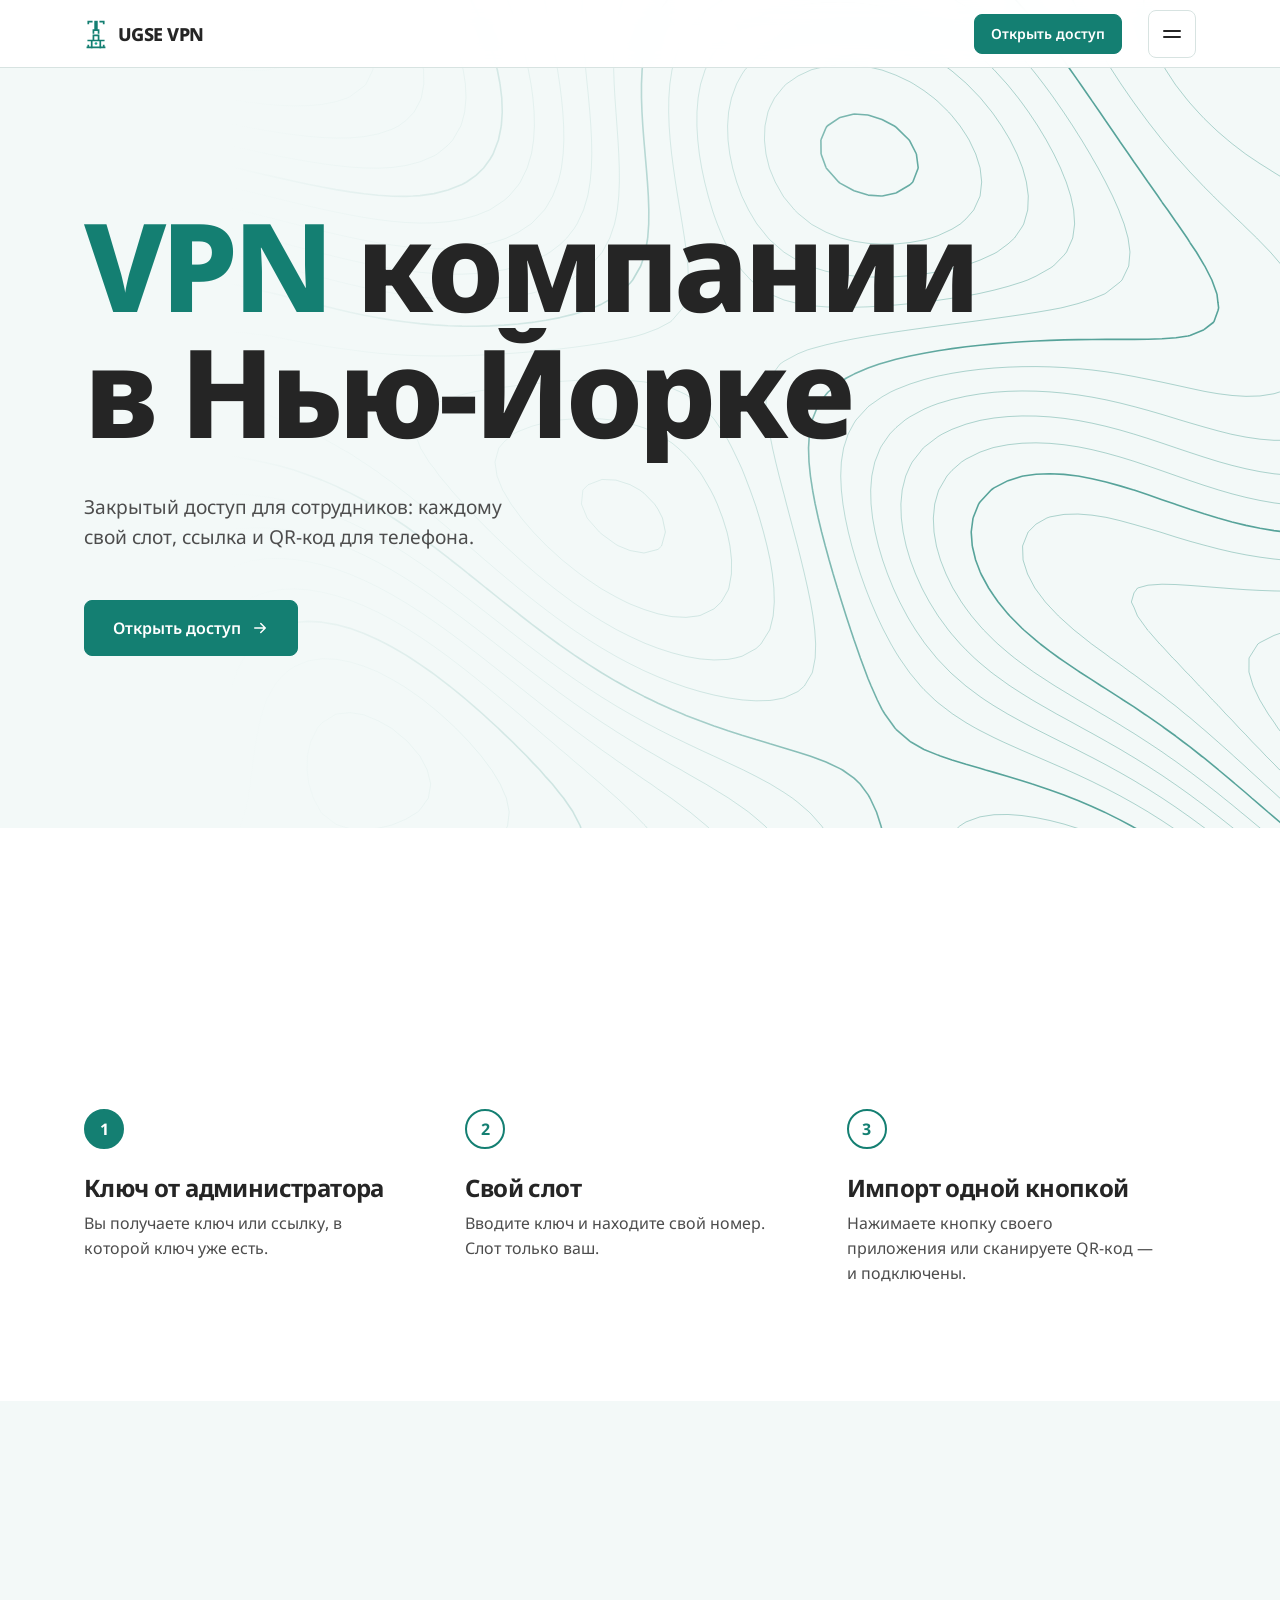
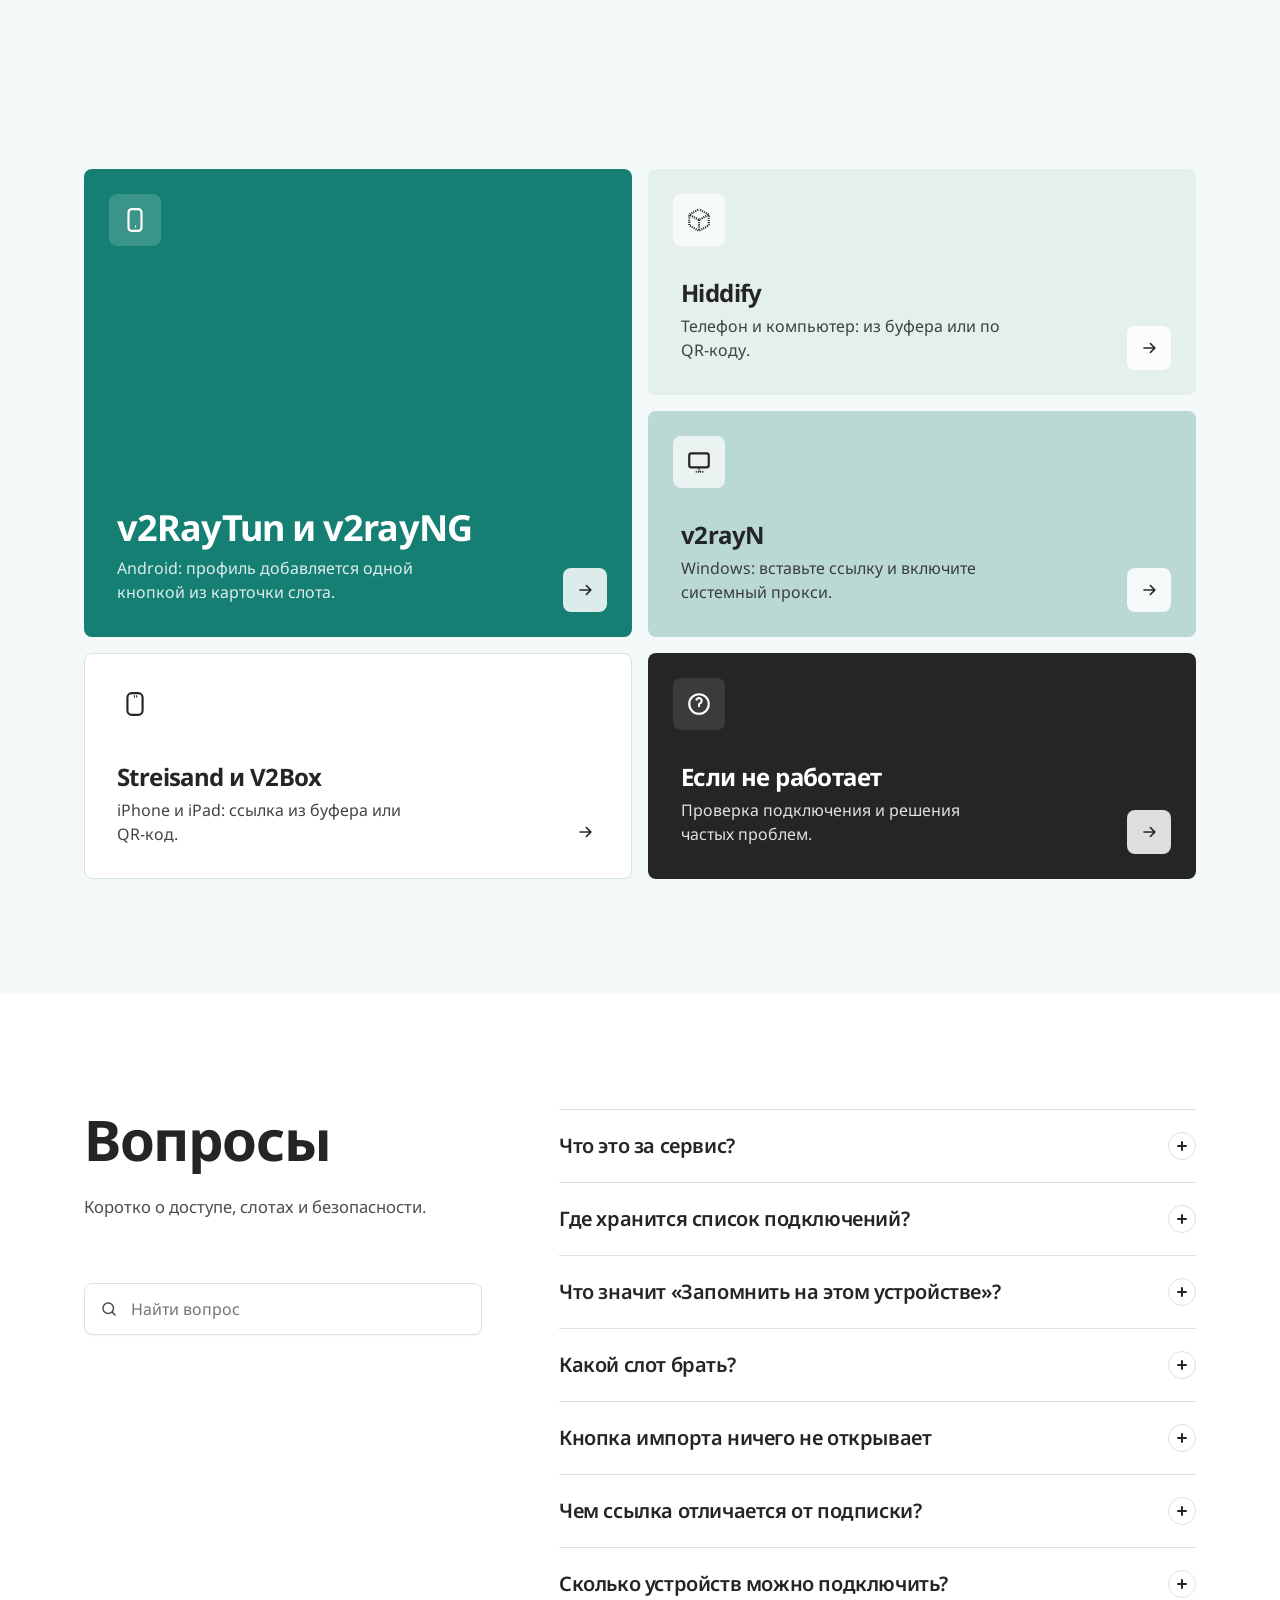
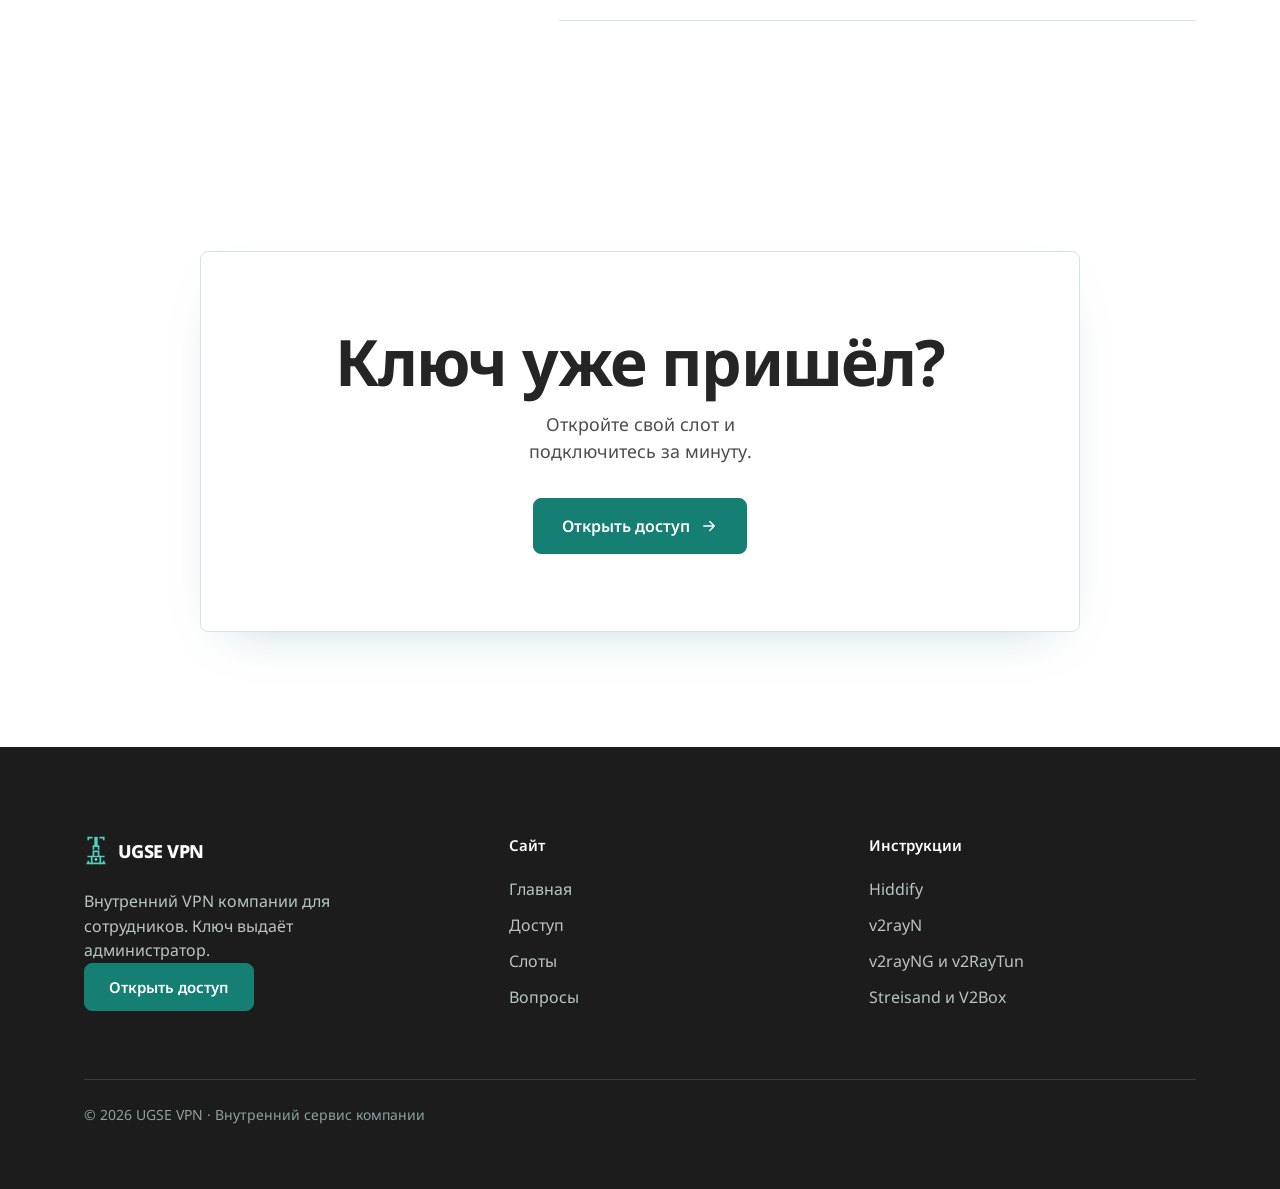
<file: index.html>
<!doctype html><html lang="ru"><head><meta charset="utf-8"><meta name="viewport" content="width=device-width,initial-scale=1,viewport-fit=cover">
<meta name="robots" content="noindex,nofollow"><title>UGSE VPN — VPN компании в Нью-Йорке</title><meta name="description" content="Внутренний VPN компании для сотрудников: ключ, свой слот, импорт одной кнопкой."><meta property="og:type" content="website"><meta property="og:site_name" content="UGSE VPN"><meta property="og:title" content="UGSE VPN — VPN компании в Нью-Йорке"><meta property="og:description" content="Внутренний VPN компании для сотрудников: ключ, свой слот, импорт одной кнопкой."><meta name="application-name" content="UGSE VPN"><meta name="apple-mobile-web-app-title" content="UGSE VPN"><meta name="theme-color" content="#147f72">
<link rel="icon" href="favicon.svg?v=6b" type="image/svg+xml" title="UGSE VPN"><link rel="icon" href="assets/img/favicon-32.png?v=6b" sizes="32x32" type="image/png"><link rel="apple-touch-icon" href="assets/img/apple-touch-icon.png?v=6b" sizes="180x180"><link rel="preload" href="assets/fonts/noto-sans-cyrillic.woff2" as="font" type="font/woff2" crossorigin>
<link rel="stylesheet" href="assets/css/site.css?v=6b"></head><body>
<a class="skip" href="#main">К содержимому</a>
<script>(()=>{const h=new URLSearchParams(location.hash.slice(1)).get('key');if(h)location.replace('slots.html'+location.hash)})()</script>
<div class="pl" id="pl" aria-hidden="true"><div class="strata"><i></i><i></i><i></i><i></i></div><div class="pl-in"><svg aria-hidden="true" viewBox="-4 -4 56 72"><g fill="none" stroke="currentColor" stroke-width="4" stroke-linecap="square" stroke-linejoin="miter"><path class="p1" d="M4 62H44M6 58V62M42 58V62"/><path class="p2" d="M6 46H42M14 46V62M34 46V62"/><path class="p3" d="M18 44V34H30V44"/><path class="p4" d="M18 28V22H30V28"/><path class="p5" d="M6 6V2H14M34 2H42V6"/><path class="p5" d="M24 0V22" stroke-width="8" stroke-linecap="butt"/></g><circle class="lt" cx="24" cy="53" r="3.2" fill="#1aa392"/></svg><div class="wm">UGSE VPN</div></div></div>
<header class="hdr"><div class="wrap hdr-in"><a class="brand" href="index.html"><img src="assets/img/logo.svg?v=6b" alt="" width="24" height="31">UGSE VPN</a>
<div class="hdr-r"><a class="btn btn-pri btn-sm hide-s" href="access.html">Открыть доступ</a><button class="btn menu-btn" id="menu-open" aria-expanded="false" aria-controls="sheet" aria-label="Меню"><i></i></button></div></div>
<div class="prog" aria-hidden="true"><svg viewBox="0 0 1 2" preserveAspectRatio="none"><line x1="0" y1="1" x2="1" y2="1" pathLength="1"/></svg></div></header>
<div class="sheet" id="sheet" aria-hidden="true" role="dialog" aria-modal="true" aria-label="Меню"><div class="hdr-in"><a class="brand" href="index.html"><img src="assets/img/logo.svg?v=6b" alt="" width="24" height="31">UGSE VPN</a>
<button class="btn menu-btn" id="menu-close" aria-label="Закрыть меню">✕</button></div><nav><a href="index.html" aria-current="page"><span>Главная</span></a><a href="access.html"><span>Доступ</span></a><a href="slots.html"><span>Слоты</span></a><a href="guides/hiddify.html"><span>Инструкции</span></a><a href="index.html#faq"><span>Вопросы</span></a></nav><div class="sheet-sub"><a href="guides/hiddify.html">Hiddify</a><a href="guides/v2rayn.html">v2rayN</a><a href="guides/android.html">v2rayNG и v2RayTun</a><a href="guides/ios.html">Streisand и V2Box</a></div></div><main id="main">
<section class="hero" aria-labelledby="h"><svg class="hero-poster" viewBox="0 0 800 600" aria-hidden="true" preserveAspectRatio="xMidYMid slice"><path d="M594.6 280.0 L593.9 283.7 L592.5 287.1 L590.3 290.3 L587.4 293.0 L584.0 295.1 L580.2 296.6 L576.3 297.4 L572.6 297.9 L569.2 298.2 L566.1 298.6 L563.1 299.4 L560.0 300.4 L556.5 301.6 L552.6 302.6 L548.4 303.1 L544.0 302.7 L539.9 301.5 L536.2 299.5 L533.2 296.9 L530.7 293.9 L528.9 290.6 L527.7 287.1 L527.3 283.5 L527.5 280.0 L528.6 276.6 L530.3 273.5 L532.5 270.7 L535.0 268.2 L537.6 265.9 L540.3 263.8 L543.0 261.8 L545.9 259.9 L549.1 258.4 L552.6 257.3 L556.3 256.9 L560.0 257.0 L563.6 257.7 L567.0 258.6 L570.4 259.5 L573.8 260.4 L577.4 261.4 L581.2 262.7 L584.9 264.3 L588.4 266.6 L591.3 269.4 L593.3 272.7 L594.4 276.3Z" pathLength="1"/><path d="M625.1 280.0 L623.4 286.8 L620.3 293.3 L615.9 299.0 L610.3 303.8 L603.9 307.6 L597.0 310.3 L589.9 312.0 L583.2 313.0 L577.1 313.8 L571.4 315.0 L565.9 316.7 L560.0 318.9 L553.4 321.3 L545.9 323.0 L537.9 323.7 L529.9 322.7 L522.4 320.2 L515.9 316.2 L510.5 311.2 L506.2 305.5 L503.0 299.4 L500.8 293.0 L499.7 286.5 L499.9 280.0 L501.4 273.7 L504.2 267.7 L508.1 262.4 L512.6 257.5 L517.4 253.2 L522.4 249.2 L527.7 245.5 L533.4 242.2 L539.6 239.6 L546.3 238.0 L553.2 237.4 L560.0 237.9 L566.5 239.2 L572.8 240.8 L579.0 242.4 L585.5 243.8 L592.4 245.4 L599.7 247.4 L607.1 250.4 L613.9 254.5 L619.4 259.8 L623.2 266.1 L625.1 273.0Z" pathLength="1"/><path d="M655.6 280.0 L652.5 290.0 L647.4 299.2 L640.6 307.4 L632.3 314.2 L623.1 319.7 L613.2 323.6 L603.3 326.3 L593.9 328.1 L585.2 329.8 L577.0 332.0 L568.8 334.9 L560.0 338.3 L550.1 341.7 L539.1 344.1 L527.4 344.6 L515.8 342.8 L505.2 338.6 L496.0 332.5 L488.6 325.0 L482.6 316.6 L478.0 307.9 L474.6 298.8 L472.6 289.4 L472.3 280.0 L473.9 270.7 L477.5 261.9 L482.7 253.7 L489.2 246.5 L496.4 240.0 L504.1 234.1 L512.2 228.9 L520.9 224.5 L530.3 221.1 L540.1 219.2 L550.2 218.8 L560.0 219.7 L569.4 221.6 L578.4 223.6 L587.5 225.6 L597.1 227.2 L607.6 229.1 L618.8 231.8 L630.1 235.9 L640.3 242.0 L648.5 250.0 L653.9 259.4 L656.2 269.6Z" pathLength="1"/><path d="M685.7 280.0 L680.8 293.0 L673.5 304.9 L664.2 315.4 L653.4 324.2 L641.6 331.3 L629.1 336.7 L616.7 340.6 L604.7 343.6 L593.5 346.4 L582.8 349.8 L571.9 353.9 L560.0 358.6 L546.7 362.8 L532.1 365.4 L516.8 365.5 L501.9 362.5 L488.4 356.5 L476.9 348.1 L467.5 338.2 L459.9 327.4 L453.7 316.1 L448.8 304.4 L445.4 292.4 L444.2 280.0 L445.5 267.6 L449.7 255.8 L456.3 244.8 L464.9 235.0 L474.7 226.3 L485.4 218.8 L496.7 212.3 L508.6 207.0 L521.2 203.2 L534.3 201.2 L547.3 201.0 L560.0 202.4 L572.1 204.5 L583.9 206.8 L596.0 208.7 L609.1 210.3 L623.4 212.3 L638.7 215.5 L653.9 220.9 L667.6 229.1 L678.2 239.8 L684.9 252.6 L687.3 266.3Z" pathLength="1"/><path d="M714.8 280.0 L708.0 296.0 L698.4 310.4 L686.9 323.1 L673.8 333.9 L659.8 342.8 L645.1 349.8 L630.4 355.2 L616.1 359.6 L602.4 363.8 L588.9 368.5 L575.1 373.9 L560.0 379.4 L543.3 384.2 L525.1 386.7 L506.4 386.0 L488.5 381.6 L472.4 373.6 L458.7 363.1 L447.4 350.9 L437.9 337.8 L429.8 324.2 L422.9 310.1 L417.7 295.4 L415.2 280.0 L416.1 264.5 L420.7 249.4 L428.9 235.5 L439.9 223.1 L452.8 212.5 L466.8 203.6 L481.5 196.1 L496.8 190.3 L512.6 186.2 L528.7 184.2 L544.6 184.2 L560.0 185.6 L574.8 187.8 L589.4 189.9 L604.7 191.5 L621.4 192.8 L639.8 194.7 L659.4 198.5 L678.6 205.4 L695.5 215.8 L708.4 229.6 L715.9 245.8 L717.8 263.0Z" pathLength="1"/><path d="M742.8 280.0 L733.9 298.8 L722.2 315.6 L708.7 330.5 L693.9 343.4 L678.0 354.3 L661.5 363.2 L644.7 370.5 L628.0 376.6 L611.7 382.3 L595.4 388.2 L578.4 394.5 L560.0 400.7 L539.8 405.5 L518.3 407.6 L496.4 405.8 L475.7 399.8 L457.1 390.0 L441.3 377.4 L427.9 363.1 L416.2 348.1 L405.8 332.4 L396.5 315.9 L389.1 298.4 L385.0 280.0 L385.3 261.1 L390.6 242.8 L400.7 225.9 L414.5 211.1 L430.9 198.7 L448.6 188.6 L466.9 180.5 L485.6 174.3 L504.5 170.2 L523.4 168.1 L542.0 168.0 L560.0 169.3 L577.5 171.1 L595.1 172.6 L613.8 173.5 L634.4 174.4 L657.0 176.3 L680.9 180.9 L704.0 189.4 L723.9 202.4 L738.4 219.4 L746.3 239.1 L747.4 259.8Z" pathLength="1"/><path d="M769.4 280.0 L758.6 301.4 L745.2 320.7 L730.2 337.8 L714.0 352.9 L696.8 366.1 L678.6 377.3 L659.7 386.6 L640.6 394.5 L621.4 401.6 L602.0 408.6 L581.8 415.5 L560.0 421.8 L536.5 426.4 L511.8 427.6 L486.9 424.6 L463.5 417.0 L442.6 405.5 L424.5 391.1 L408.8 375.2 L394.5 358.3 L381.2 340.7 L369.0 322.0 L359.2 301.7 L353.4 280.0 L353.3 257.7 L359.7 236.0 L372.1 216.2 L389.3 199.2 L409.4 185.3 L431.1 174.3 L453.1 165.8 L475.1 159.4 L496.9 155.1 L518.4 152.8 L539.5 152.2 L560.0 152.8 L580.3 153.8 L601.0 154.4 L623.4 154.6 L648.0 155.0 L675.0 157.1 L703.0 162.7 L729.7 173.2 L752.2 189.0 L767.9 209.4 L775.7 232.6 L775.7 256.7Z" pathLength="1"/><path d="M794.6 280.0 L782.3 304.0 L767.6 325.6 L751.6 345.1 L734.7 362.7 L716.4 378.4 L696.7 392.1 L675.7 403.7 L653.9 413.4 L631.6 421.8 L608.8 429.4 L585.1 436.5 L560.0 442.5 L533.3 446.3 L505.6 446.6 L478.0 442.3 L452.1 433.3 L428.7 420.3 L408.1 404.6 L389.6 387.2 L372.3 368.9 L355.6 349.4 L340.3 328.3 L327.8 305.1 L320.5 280.0 L320.3 254.1 L328.2 229.1 L343.5 206.5 L364.5 187.5 L388.9 172.3 L414.6 160.7 L440.2 152.0 L465.2 145.4 L489.7 140.8 L513.5 137.8 L536.9 136.4 L560.0 135.9 L583.2 135.7 L607.3 135.2 L633.5 134.5 L662.4 134.6 L693.6 137.2 L725.6 144.2 L755.4 157.0 L779.9 175.9 L796.4 199.7 L803.8 226.4 L802.5 253.8Z" pathLength="1"/><path d="M818.7 280.0 L805.3 306.5 L790.0 330.5 L773.7 352.6 L756.3 372.9 L737.2 391.5 L715.9 407.9 L692.6 421.7 L667.8 433.1 L642.0 442.4 L615.6 450.2 L588.4 456.9 L560.0 462.2 L530.3 465.0 L499.8 464.2 L469.7 458.8 L441.2 448.8 L415.2 434.8 L391.7 418.0 L369.9 399.6 L349.0 379.9 L328.7 358.6 L309.9 334.9 L294.9 308.6 L286.4 280.0 L286.8 250.5 L296.8 222.2 L315.5 197.0 L340.8 176.2 L369.5 160.1 L399.2 148.1 L428.2 139.2 L456.0 132.2 L482.7 126.9 L508.7 122.9 L534.3 120.0 L560.0 118.0 L586.3 116.3 L614.0 114.7 L644.2 113.3 L677.3 113.5 L712.6 116.9 L748.1 125.8 L780.6 141.2 L806.6 163.2 L823.5 190.5 L830.3 220.6 L827.9 251.1Z" pathLength="1"/><path d="M842.0 280.0 L828.3 309.0 L813.0 335.6 L796.9 360.5 L779.3 383.8 L759.4 405.4 L736.3 424.6 L710.3 440.6 L682.0 453.2 L652.4 463.0 L622.3 470.5 L591.5 476.4 L560.0 480.6 L527.5 482.4 L494.5 480.6 L461.8 474.4 L430.6 463.7 L401.7 449.2 L374.8 431.8 L349.3 412.6 L324.4 391.5 L300.1 368.3 L278.0 342.0 L260.8 312.3 L251.7 280.0 L253.1 246.9 L265.9 215.4 L288.7 187.8 L318.4 165.6 L351.5 148.8 L385.0 136.5 L417.0 127.2 L447.0 119.6 L475.7 113.1 L503.6 107.4 L531.5 102.7 L560.0 98.8 L589.6 95.5 L621.2 92.8 L655.4 91.2 L692.5 91.8 L731.6 96.6 L770.2 107.7 L804.9 125.9 L832.0 151.2 L849.0 181.8 L855.2 215.1 L852.0 248.5Z" pathLength="1"/><path d="M865.3 280.0 L851.9 311.5 L837.3 340.9 L821.6 368.8 L803.9 395.5 L782.9 420.3 L757.7 442.1 L728.4 460.0 L696.3 473.5 L662.6 483.2 L628.6 489.9 L594.4 494.6 L560.0 497.5 L525.0 498.3 L489.5 495.9 L454.2 489.4 L420.2 478.6 L387.8 464.0 L357.1 446.4 L327.4 426.4 L298.2 404.0 L270.0 378.5 L244.8 349.3 L225.9 316.1 L216.8 280.0 L220.1 243.3 L236.2 208.9 L263.3 179.2 L297.6 155.8 L334.9 138.4 L371.8 125.6 L406.2 115.7 L438.2 107.0 L468.5 98.8 L498.2 91.0 L528.5 84.0 L560.0 78.1 L593.2 73.4 L628.7 69.9 L666.9 68.4 L707.8 70.0 L750.2 76.7 L791.4 90.3 L827.8 111.5 L855.8 140.0 L872.9 173.7 L878.8 209.9 L875.3 246.0Z" pathLength="1"/><path d="M889.0 280.0 L876.7 314.2 L863.1 346.6 L848.1 377.9 L830.2 407.9 L807.8 435.9 L779.8 460.2 L746.7 479.6 L710.3 493.4 L672.3 502.4 L634.5 507.8 L597.1 511.1 L560.0 512.9 L522.6 512.9 L484.7 510.3 L446.8 504.2 L409.4 493.9 L373.2 479.6 L338.2 461.9 L303.9 441.1 L270.3 417.2 L238.4 389.2 L210.6 356.8 L190.7 319.9 L182.4 280.0 L188.2 239.9 L208.2 202.7 L239.8 171.2 L278.5 146.7 L319.6 128.7 L359.2 115.4 L395.7 104.4 L429.1 94.0 L460.8 83.6 L492.4 73.2 L525.3 63.7 L560.0 55.8 L596.9 49.9 L636.4 46.2 L678.5 45.4 L722.9 48.7 L768.1 57.6 L811.4 73.9 L849.2 98.1 L877.9 129.5 L895.4 166.1 L901.5 205.0 L898.3 243.5Z" pathLength="1"/><path d="M914.0 280.0 L903.3 317.1 L891.0 352.7 L876.6 387.5 L858.0 421.1 L833.5 452.1 L802.1 478.5 L764.8 498.8 L723.7 512.5 L681.4 520.3 L639.8 524.2 L599.5 525.9 L560.0 526.8 L520.4 526.6 L480.1 524.5 L439.1 519.3 L398.1 510.0 L357.5 496.4 L317.8 478.6 L278.8 457.0 L240.9 431.1 L205.7 400.3 L176.0 364.4 L155.9 323.6 L149.2 280.0 L158.2 236.6 L182.2 197.0 L218.2 163.9 L260.9 138.4 L305.1 119.6 L347.0 105.3 L384.8 92.8 L419.3 80.2 L452.4 67.0 L486.1 53.8 L521.8 41.8 L560.0 32.1 L600.9 25.5 L644.2 22.2 L689.9 22.8 L737.3 28.1 L784.9 39.7 L829.9 58.7 L868.9 85.6 L898.5 119.8 L916.7 158.8 L923.8 200.1 L921.8 240.9Z" pathLength="1"/><path d="M940.8 280.0 L932.1 320.2 L921.1 359.3 L906.8 397.8 L887.0 434.8 L859.6 468.5 L824.2 496.6 L782.1 517.3 L736.2 530.2 L689.6 536.6 L644.5 538.7 L601.6 539.2 L560.0 539.6 L518.3 539.9 L475.4 539.0 L431.0 535.3 L385.8 527.4 L340.5 514.6 L295.8 496.7 L252.1 473.7 L210.4 445.5 L172.5 411.6 L141.8 371.9 L122.4 327.2 L117.9 280.0 L130.3 233.6 L158.4 191.8 L198.4 157.2 L244.5 130.6 L291.1 110.8 L334.4 95.0 L373.3 80.4 L408.7 65.1 L443.2 48.8 L479.2 32.6 L518.0 18.2 L560.0 7.3 L604.9 0.6 L652.0 -1.5 L700.9 1.1 L750.9 8.9 L800.4 23.1 L846.9 44.8 L887.1 74.2 L917.9 110.5 L937.6 151.7 L946.4 195.1 L946.4 238.3Z" pathLength="1"/></svg><canvas id="topo" aria-hidden="true"></canvas><div class="wrap hero-in">
<h1 id="h" class="lines"><span class="ln"><span><span class="vpn">VPN</span> компании</span></span><span class="ln"><span>в&nbsp;Нью-Йорке</span></span></h1>
<p class="hero-d rv">Закрытый доступ для сотрудников: каждому свой слот, ссылка и QR-код для телефона.</p><a class="btn btn-pri btn-lg mag rv" href="access.html">Открыть доступ <svg viewBox="0 0 24 24" fill="none" stroke="currentColor" stroke-width="2" stroke-linecap="round" stroke-linejoin="round" aria-hidden="true"><path d="M5 12h14m-6-6 6 6-6 6"/></svg></a></div></section>

<section id="how" aria-labelledby="how-h"><div class="wrap"><h2 class="sec-h lines" id="how-h"><span class="ln"><span>Как подключиться</span></span></h2><p class="sec-d rv">Три шага — пара минут.</p>
<div class="tl-wrap" data-draw><svg class="tl-line" aria-hidden="true" preserveAspectRatio="none" viewBox="0 0 100 2"><path d="M0 1H100" pathLength="1"/></svg><ol class="tl"><li class="ms"><span class="ms-dot" aria-hidden="true">1</span><h3>Ключ от администратора</h3><p>Вы получаете ключ или ссылку, в которой ключ уже есть.</p></li><li class="ms"><span class="ms-dot" aria-hidden="true">2</span><h3>Свой слот</h3><p>Вводите ключ и находите свой номер. Слот только ваш.</p></li><li class="ms"><span class="ms-dot" aria-hidden="true">3</span><h3>Импорт одной кнопкой</h3><p>Нажимаете кнопку своего приложения или сканируете QR-код — и подключены.</p></li></ol></div></div></section>

<section id="clients" class="sec-paper" aria-labelledby="cl-h"><div class="wrap"><h2 class="sec-h lines" id="cl-h"><span class="ln"><span>Инструкция</span></span><span class="ln"><span>для вашего приложения</span></span></h2><p class="sec-d rv">Пошагово для каждого клиента. Если не работает — есть раздел с решениями.</p>
<div class="apps" data-draw><a class="app tac c-teal big" href="guides/android.html"><span class="ic"><svg viewBox="0 0 24 24" fill="none" stroke="currentColor" stroke-width="2" stroke-linejoin="round" aria-hidden="true"><rect x="6" y="2" width="12" height="20" rx="3"/><path d="M11 18h2"/></svg></span><span class="app-t"><h3>v2RayTun и v2rayNG</h3><p>Android: профиль добавляется одной кнопкой из карточки слота.</p></span><span class="go" aria-hidden="true"><svg viewBox="0 0 24 24" fill="none" stroke="currentColor" stroke-width="2" stroke-linecap="round" stroke-linejoin="round" aria-hidden="true"><path d="M5 12h14m-6-6 6 6-6 6"/></svg></span></a><a class="app tac c-mint" href="guides/hiddify.html"><span class="ic"><svg viewBox="0 0 24 24" fill="none" stroke="currentColor" stroke-width="2" stroke-linejoin="round" aria-hidden="true"><path d="M12 2 3 7v10l9 5 9-5V7z"/><path d="M12 22V12M3 7l9 5 9-5"/></svg></span><span class="app-t"><h3>Hiddify</h3><p>Телефон и компьютер: из буфера или по QR-коду.</p></span><span class="go" aria-hidden="true"><svg viewBox="0 0 24 24" fill="none" stroke="currentColor" stroke-width="2" stroke-linecap="round" stroke-linejoin="round" aria-hidden="true"><path d="M5 12h14m-6-6 6 6-6 6"/></svg></span></a><a class="app tac c-soft" href="guides/v2rayn.html"><span class="ic"><svg viewBox="0 0 24 24" fill="none" stroke="currentColor" stroke-width="2" stroke-linejoin="round" aria-hidden="true"><rect x="3" y="4" width="18" height="13" rx="2"/><path d="M8 21h8M12 17v4"/></svg></span><span class="app-t"><h3>v2rayN</h3><p>Windows: вставьте ссылку и включите системный прокси.</p></span><span class="go" aria-hidden="true"><svg viewBox="0 0 24 24" fill="none" stroke="currentColor" stroke-width="2" stroke-linecap="round" stroke-linejoin="round" aria-hidden="true"><path d="M5 12h14m-6-6 6 6-6 6"/></svg></span></a><a class="app tac c-paper" href="guides/ios.html"><span class="ic"><svg viewBox="0 0 24 24" fill="none" stroke="currentColor" stroke-width="2" stroke-linejoin="round" aria-hidden="true"><rect x="5" y="2" width="14" height="20" rx="4"/><path d="M10 5h4"/></svg></span><span class="app-t"><h3>Streisand и V2Box</h3><p>iPhone и iPad: ссылка из буфера или QR-код.</p></span><span class="go" aria-hidden="true"><svg viewBox="0 0 24 24" fill="none" stroke="currentColor" stroke-width="2" stroke-linecap="round" stroke-linejoin="round" aria-hidden="true"><path d="M5 12h14m-6-6 6 6-6 6"/></svg></span></a><a class="app tac c-ink" href="guides/help.html"><span class="ic"><svg viewBox="0 0 24 24" fill="none" stroke="currentColor" stroke-width="2" stroke-linecap="round" aria-hidden="true"><circle cx="12" cy="12" r="9"/><path d="M9.5 9a2.5 2.5 0 1 1 3.5 2.3c-.6.3-1 .9-1 1.6V14M12 17.5v.01"/></svg></span><span class="app-t"><h3>Если не работает</h3><p>Проверка подключения и решения частых проблем.</p></span><span class="go" aria-hidden="true"><svg viewBox="0 0 24 24" fill="none" stroke="currentColor" stroke-width="2" stroke-linecap="round" stroke-linejoin="round" aria-hidden="true"><path d="M5 12h14m-6-6 6 6-6 6"/></svg></span></a></div></div></section>

<section id="faq" aria-labelledby="faq-h"><div class="wrap faq"><div class="faq-side"><h2 class="sec-h lines" id="faq-h"><span class="ln"><span>Вопросы</span></span></h2><p class="sec-d rv">Коротко о доступе, слотах и безопасности.</p>
<label class="field"><span class="sr">Поиск по вопросам</span><svg viewBox="0 0 24 24" fill="none" stroke="currentColor" stroke-width="2" stroke-linecap="round" aria-hidden="true"><circle cx="11" cy="11" r="7"/><path d="m20 20-3.5-3.5"/></svg><input class="input" id="faq-q" type="search" placeholder="Найти вопрос" autocomplete="off"></label></div>
<div class="qa"><details><summary>Что это за сервис?<i aria-hidden="true"></i></summary><p class="ans">Внутренний VPN компании: сервер в Нью-Йорке на протоколе VLESS Reality. Доступ только у сотрудников, которым администратор выдал ключ.</p></details><details><summary>Где хранится список подключений?<i aria-hidden="true"></i></summary><p class="ans">Прямо на этой странице, но в зашифрованном виде (AES-256-GCM). Ключ расшифровывает его у вас в браузере и никуда не отправляется.</p></details><details><summary>Что значит «Запомнить на этом устройстве»?<i aria-hidden="true"></i></summary><p class="ans">Ключ сохранится в браузере, и слоты будут открываться сразу. На чужом компьютере галочку лучше не ставить. Кнопка «Выйти» стирает ключ.</p></details><details><summary>Какой слот брать?<i aria-hidden="true"></i></summary><p class="ans">Тот номер, который вам назвал администратор. Один слот — один сотрудник: так видно, кто подключён, и потерянное устройство легко отключить.</p></details><details><summary>Кнопка импорта ничего не открывает<i aria-hidden="true"></i></summary><p class="ans">Значит, клиент не установлен или браузер блокирует переход. Нажмите «Скопировать ссылку» и вставьте её в клиенте через «Импорт из буфера» или отсканируйте QR.</p></details><details><summary>Чем ссылка отличается от подписки?<i aria-hidden="true"></i></summary><p class="ans">Ссылка vless — это одно подключение. Подписка — та же ссылка в base64: её понимают клиенты, которые принимают текст подписки.</p></details><details><summary>Сколько устройств можно подключить?<i aria-hidden="true"></i></summary><p class="ans">Слот можно поставить на телефон и ноутбук одного сотрудника. Коллеге нужен свой слот — попросите его у администратора.</p></details><p class="qa-empty" hidden>Такого вопроса нет — спросите администратора.</p></div></div></section>

<section class="cta-sec" aria-labelledby="cta-h"><div class="wrap"><div class="cta bm"><h2 id="cta-h">Ключ уже пришёл?</h2><p class="cta-d">Откройте свой слот и подключитесь за минуту.</p><a class="btn btn-pri btn-lg mag" href="access.html">Открыть доступ <svg viewBox="0 0 24 24" fill="none" stroke="currentColor" stroke-width="2" stroke-linecap="round" stroke-linejoin="round" aria-hidden="true"><path d="M5 12h14m-6-6 6 6-6 6"/></svg></a></div></div></section>
</main><footer class="ftr"><div class="wrap"><div class="ftr-top"><div><a class="brand" href="index.html"><img src="assets/img/logo-light.svg?v=6b" alt="" width="24" height="31">UGSE VPN</a><p class="ftr-about">Внутренний VPN компании для сотрудников. Ключ выдаёт администратор.</p><a class="btn btn-pri mag ftr-cta" href="access.html">Открыть доступ</a></div>
<div><h4>Сайт</h4><ul><li><a href="index.html">Главная</a></li><li><a href="access.html">Доступ</a></li><li><a href="slots.html">Слоты</a></li><li><a href="index.html#faq">Вопросы</a></li></ul></div>
<div><h4>Инструкции</h4><ul><li><a href="guides/hiddify.html">Hiddify</a></li><li><a href="guides/v2rayn.html">v2rayN</a></li><li><a href="guides/android.html">v2rayNG и v2RayTun</a></li><li><a href="guides/ios.html">Streisand и V2Box</a></li></ul></div></div>
<div class="ftr-bot"><p>© 2026 UGSE VPN · Внутренний сервис компании</p></div></div></footer>
<div class="toast" id="toast" role="status" aria-live="polite"></div><script src="assets/js/site.js?v=6b" defer></script><script src="assets/js/tactile.js?v=6b" defer></script><script src="assets/js/topo.js?v=6b" defer></script></body></html>
</file>
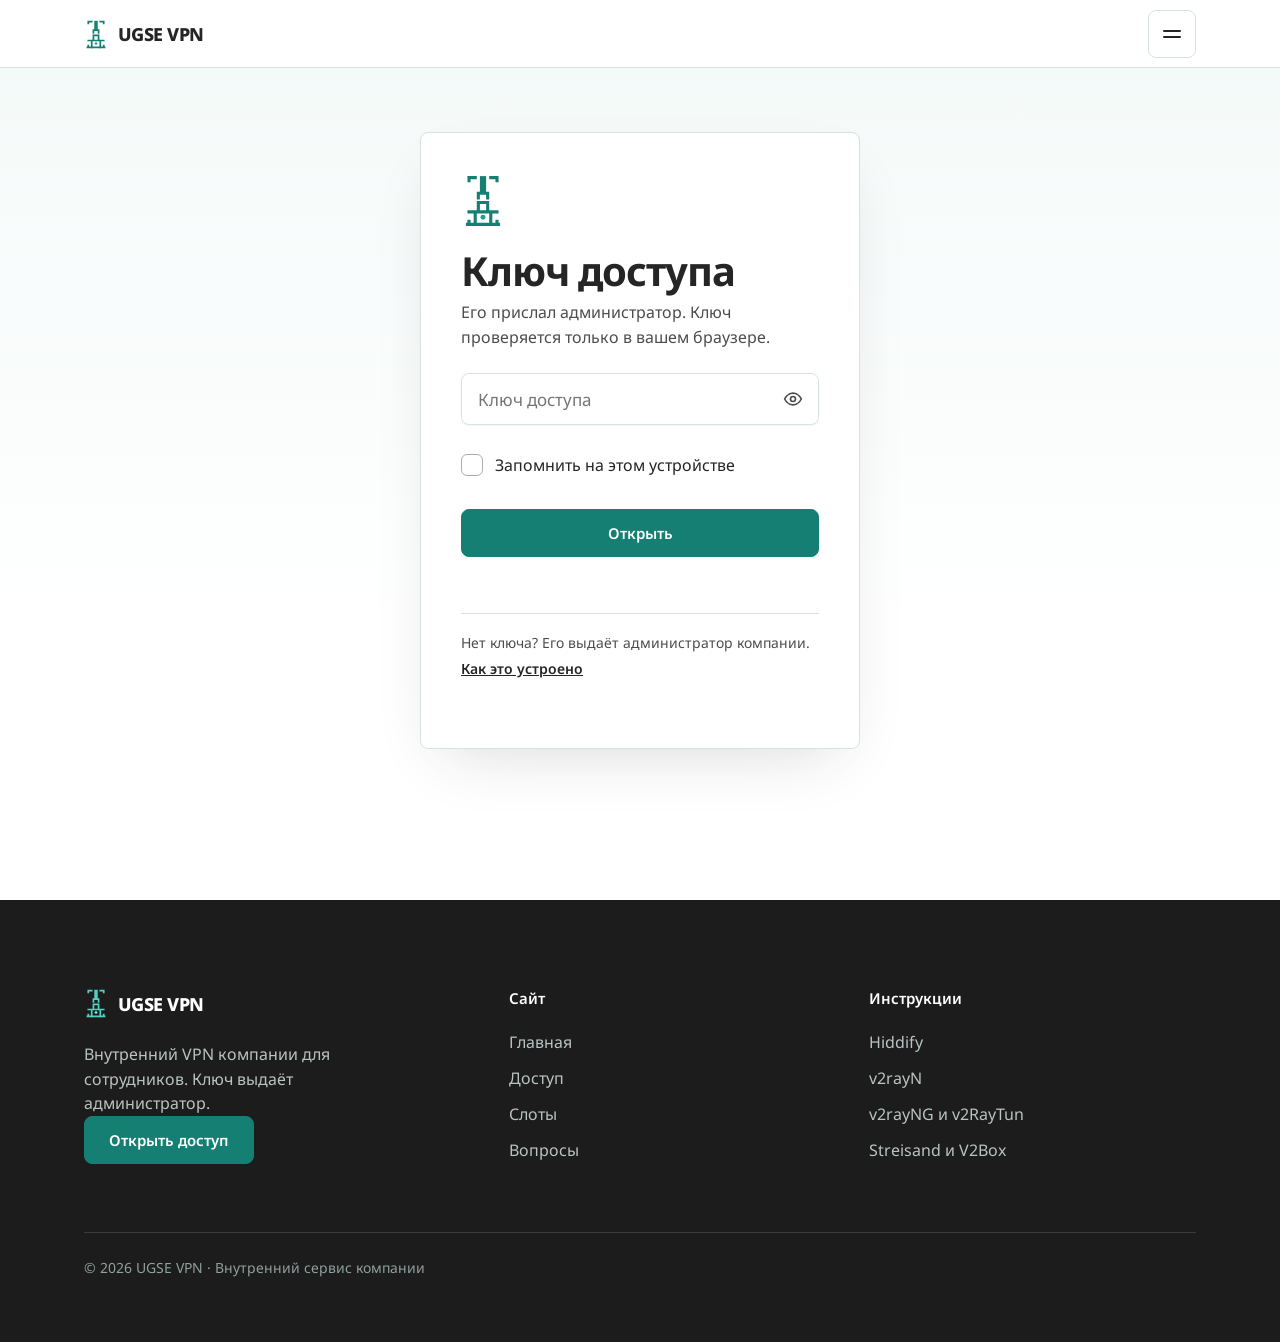
<file: access.html>
<!doctype html><html lang="ru"><head><meta charset="utf-8"><meta name="viewport" content="width=device-width,initial-scale=1,viewport-fit=cover">
<meta name="robots" content="noindex,nofollow"><title>Доступ — UGSE VPN</title><meta name="description" content="Введите ключ доступа."><meta property="og:type" content="website"><meta property="og:site_name" content="UGSE VPN"><meta property="og:title" content="Доступ — UGSE VPN"><meta property="og:description" content="Введите ключ доступа."><meta name="application-name" content="UGSE VPN"><meta name="apple-mobile-web-app-title" content="UGSE VPN"><meta name="theme-color" content="#147f72">
<link rel="icon" href="favicon.svg?v=6b" type="image/svg+xml" title="UGSE VPN"><link rel="icon" href="assets/img/favicon-32.png?v=6b" sizes="32x32" type="image/png"><link rel="apple-touch-icon" href="assets/img/apple-touch-icon.png?v=6b" sizes="180x180"><link rel="preload" href="assets/fonts/noto-sans-cyrillic.woff2" as="font" type="font/woff2" crossorigin>
<link rel="stylesheet" href="assets/css/site.css?v=6b"></head><body>
<a class="skip" href="#main">К содержимому</a><header class="hdr"><div class="wrap hdr-in"><a class="brand" href="index.html"><img src="assets/img/logo.svg?v=6b" alt="" width="24" height="31">UGSE VPN</a>
<div class="hdr-r"><button class="btn menu-btn" id="menu-open" aria-expanded="false" aria-controls="sheet" aria-label="Меню"><i></i></button></div></div>
<div class="prog" aria-hidden="true"><svg viewBox="0 0 1 2" preserveAspectRatio="none"><line x1="0" y1="1" x2="1" y2="1" pathLength="1"/></svg></div></header>
<div class="sheet" id="sheet" aria-hidden="true" role="dialog" aria-modal="true" aria-label="Меню"><div class="hdr-in"><a class="brand" href="index.html"><img src="assets/img/logo.svg?v=6b" alt="" width="24" height="31">UGSE VPN</a>
<button class="btn menu-btn" id="menu-close" aria-label="Закрыть меню">✕</button></div><nav><a href="index.html"><span>Главная</span></a><a href="access.html" aria-current="page"><span>Доступ</span></a><a href="slots.html"><span>Слоты</span></a><a href="guides/hiddify.html"><span>Инструкции</span></a><a href="index.html#faq"><span>Вопросы</span></a></nav><div class="sheet-sub"><a href="guides/hiddify.html">Hiddify</a><a href="guides/v2rayn.html">v2rayN</a><a href="guides/android.html">v2rayNG и v2RayTun</a><a href="guides/ios.html">Streisand и V2Box</a></div></div><main id="main" class="gate"><div class="gate-card">
<svg aria-hidden="true" viewBox="-4 -4 56 72" class="glyph"><g fill="none" stroke="currentColor" stroke-width="4" stroke-linecap="square" stroke-linejoin="miter"><path class="p1" d="M4 62H44M6 58V62M42 58V62"/><path class="p2" d="M6 46H42M14 46V62M34 46V62"/><path class="p3" d="M18 44V34H30V44"/><path class="p4" d="M18 28V22H30V28"/><path class="p5" d="M6 6V2H14M34 2H42V6"/><path class="p5" d="M24 0V22" stroke-width="8" stroke-linecap="butt"/></g><circle class="lt" cx="24" cy="53" r="3.2" fill="#1aa392"/></svg>
<h1>Ключ доступа</h1><p>Его прислал администратор. Ключ проверяется только в вашем браузере.</p>
<form id="f" novalidate><input type="text" name="username" value="vpn-nyc" autocomplete="username" hidden><label class="sr" for="k">Ключ доступа</label><div class="pw"><input class="input" id="k" type="password" placeholder="Ключ доступа" autocomplete="current-password" autocapitalize="off" spellcheck="false" aria-describedby="err">
<button class="eye" id="eye" type="button" aria-label="Показать ключ" aria-pressed="false"><svg viewBox="0 0 24 24" fill="none" stroke="currentColor" stroke-width="2" aria-hidden="true"><path d="M2 12s3.5-7 10-7 10 7 10 7-3.5 7-10 7S2 12 2 12z"/><circle cx="12" cy="12" r="3"/></svg></button></div>
<label class="chk"><input id="rem" type="checkbox"> Запомнить на этом устройстве</label>
<button class="btn btn-pri" id="go" type="submit">Открыть</button><p class="err" id="err" role="alert"></p></form>
<p class="gate-alt">Нет ключа? Его выдаёт администратор компании. <a href="index.html#how">Как это устроено</a></p></div></main><footer class="ftr"><div class="wrap"><div class="ftr-top"><div><a class="brand" href="index.html"><img src="assets/img/logo-light.svg?v=6b" alt="" width="24" height="31">UGSE VPN</a><p class="ftr-about">Внутренний VPN компании для сотрудников. Ключ выдаёт администратор.</p><a class="btn btn-pri mag ftr-cta" href="access.html">Открыть доступ</a></div>
<div><h4>Сайт</h4><ul><li><a href="index.html">Главная</a></li><li><a href="access.html">Доступ</a></li><li><a href="slots.html">Слоты</a></li><li><a href="index.html#faq">Вопросы</a></li></ul></div>
<div><h4>Инструкции</h4><ul><li><a href="guides/hiddify.html">Hiddify</a></li><li><a href="guides/v2rayn.html">v2rayN</a></li><li><a href="guides/android.html">v2rayNG и v2RayTun</a></li><li><a href="guides/ios.html">Streisand и V2Box</a></li></ul></div></div>
<div class="ftr-bot"><p>© 2026 UGSE VPN · Внутренний сервис компании</p></div></div></footer>
<div class="toast" id="toast" role="status" aria-live="polite"></div><script src="data.js?v=6c"></script><script src="assets/js/vault.js?v=6c"></script><script src="assets/js/access.js?v=6c"></script><script src="assets/js/site.js?v=6b" defer></script><script src="assets/js/tactile.js?v=6b" defer></script></body></html>
</file>
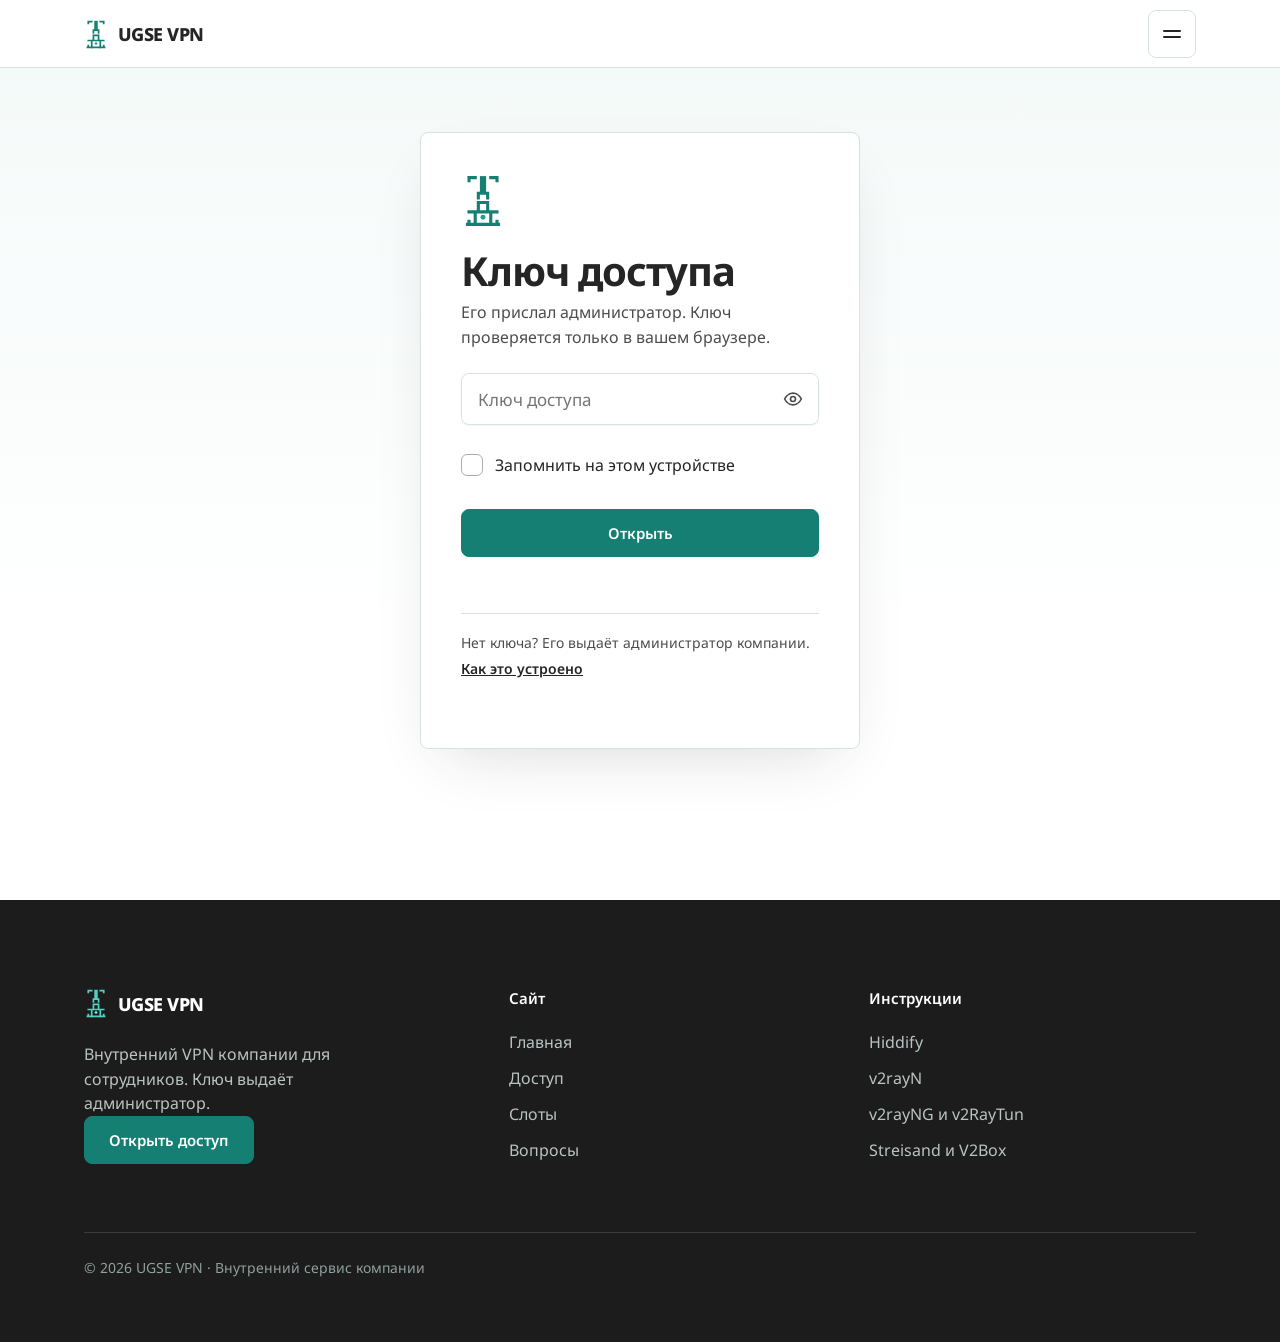
<file: slots.html>
<!doctype html><html lang="ru"><head><meta charset="utf-8"><meta name="viewport" content="width=device-width,initial-scale=1,viewport-fit=cover">
<meta name="robots" content="noindex,nofollow"><title>Слоты — UGSE VPN</title><meta name="description" content="Ваши подключения."><meta property="og:type" content="website"><meta property="og:site_name" content="UGSE VPN"><meta property="og:title" content="Слоты — UGSE VPN"><meta property="og:description" content="Ваши подключения."><meta name="application-name" content="UGSE VPN"><meta name="apple-mobile-web-app-title" content="UGSE VPN"><meta name="theme-color" content="#147f72">
<link rel="icon" href="favicon.svg?v=6b" type="image/svg+xml" title="UGSE VPN"><link rel="icon" href="assets/img/favicon-32.png?v=6b" sizes="32x32" type="image/png"><link rel="apple-touch-icon" href="assets/img/apple-touch-icon.png?v=6b" sizes="180x180"><link rel="preload" href="assets/fonts/noto-sans-cyrillic.woff2" as="font" type="font/woff2" crossorigin>
<link rel="stylesheet" href="assets/css/site.css?v=6b"></head><body>
<a class="skip" href="#main">К содержимому</a><header class="hdr"><div class="wrap hdr-in"><a class="brand" href="index.html"><img src="assets/img/logo.svg?v=6b" alt="" width="24" height="31">UGSE VPN</a>
<div class="hdr-r"><button class="btn menu-btn" id="menu-open" aria-expanded="false" aria-controls="sheet" aria-label="Меню"><i></i></button></div></div>
<div class="prog" aria-hidden="true"><svg viewBox="0 0 1 2" preserveAspectRatio="none"><line x1="0" y1="1" x2="1" y2="1" pathLength="1"/></svg></div></header>
<div class="sheet" id="sheet" aria-hidden="true" role="dialog" aria-modal="true" aria-label="Меню"><div class="hdr-in"><a class="brand" href="index.html"><img src="assets/img/logo.svg?v=6b" alt="" width="24" height="31">UGSE VPN</a>
<button class="btn menu-btn" id="menu-close" aria-label="Закрыть меню">✕</button></div><nav><a href="index.html"><span>Главная</span></a><a href="access.html"><span>Доступ</span></a><a href="slots.html" aria-current="page"><span>Слоты</span></a><a href="guides/hiddify.html"><span>Инструкции</span></a><a href="index.html#faq"><span>Вопросы</span></a></nav><div class="sheet-sub"><a href="guides/hiddify.html">Hiddify</a><a href="guides/v2rayn.html">v2rayN</a><a href="guides/android.html">v2rayNG и v2RayTun</a><a href="guides/ios.html">Streisand и V2Box</a></div></div><main id="main" class="dash"><div class="wrap">
<div class="dash-top"><div><h1>Слоты команды</h1><p>Найдите свой номер. На телефоне нажмите «v2RayTun» — профиль добавится сам. На компьютере скопируйте ссылку.</p></div><button class="btn btn-sm" id="out" type="button">Выйти</button></div>
<div class="grid" id="grid" aria-live="polite"></div>
<div class="dash-help"><b>Не получается подключиться?</b><a class="btn btn-sm" href="guides/hiddify.html">Hiddify</a><a class="btn btn-sm" href="guides/v2rayn.html">v2rayN</a><a class="btn btn-sm" href="guides/android.html">v2rayNG и v2RayTun</a><a class="btn btn-sm" href="guides/ios.html">Streisand и V2Box</a></div></div></main>
<dialog class="qd" id="qd" aria-labelledby="qdh"><div class="qd-in"><div class="row"><h3 id="qdh"></h3><button class="btn menu-btn" data-a="x" type="button" aria-label="Закрыть">✕</button></div><img alt=""><button class="btn btn-pri" data-a="l" type="button">Скопировать ссылку</button></div></dialog>
<footer class="ftr"><div class="wrap"><div class="ftr-top"><div><a class="brand" href="index.html"><img src="assets/img/logo-light.svg?v=6b" alt="" width="24" height="31">UGSE VPN</a><p class="ftr-about">Внутренний VPN компании для сотрудников. Ключ выдаёт администратор.</p><a class="btn btn-pri mag ftr-cta" href="access.html">Открыть доступ</a></div>
<div><h4>Сайт</h4><ul><li><a href="index.html">Главная</a></li><li><a href="access.html">Доступ</a></li><li><a href="slots.html">Слоты</a></li><li><a href="index.html#faq">Вопросы</a></li></ul></div>
<div><h4>Инструкции</h4><ul><li><a href="guides/hiddify.html">Hiddify</a></li><li><a href="guides/v2rayn.html">v2rayN</a></li><li><a href="guides/android.html">v2rayNG и v2RayTun</a></li><li><a href="guides/ios.html">Streisand и V2Box</a></li></ul></div></div>
<div class="ftr-bot"><p>© 2026 UGSE VPN · Внутренний сервис компании</p></div></div></footer>
<div class="toast" id="toast" role="status" aria-live="polite"></div><script src="data.js?v=6c"></script><script src="assets/js/vault.js?v=6c"></script><script src="assets/js/site.js?v=6b" defer></script><script src="assets/js/tactile.js?v=6b" defer></script><script src="assets/js/slots.js?v=6c" defer></script></body></html>
</file>
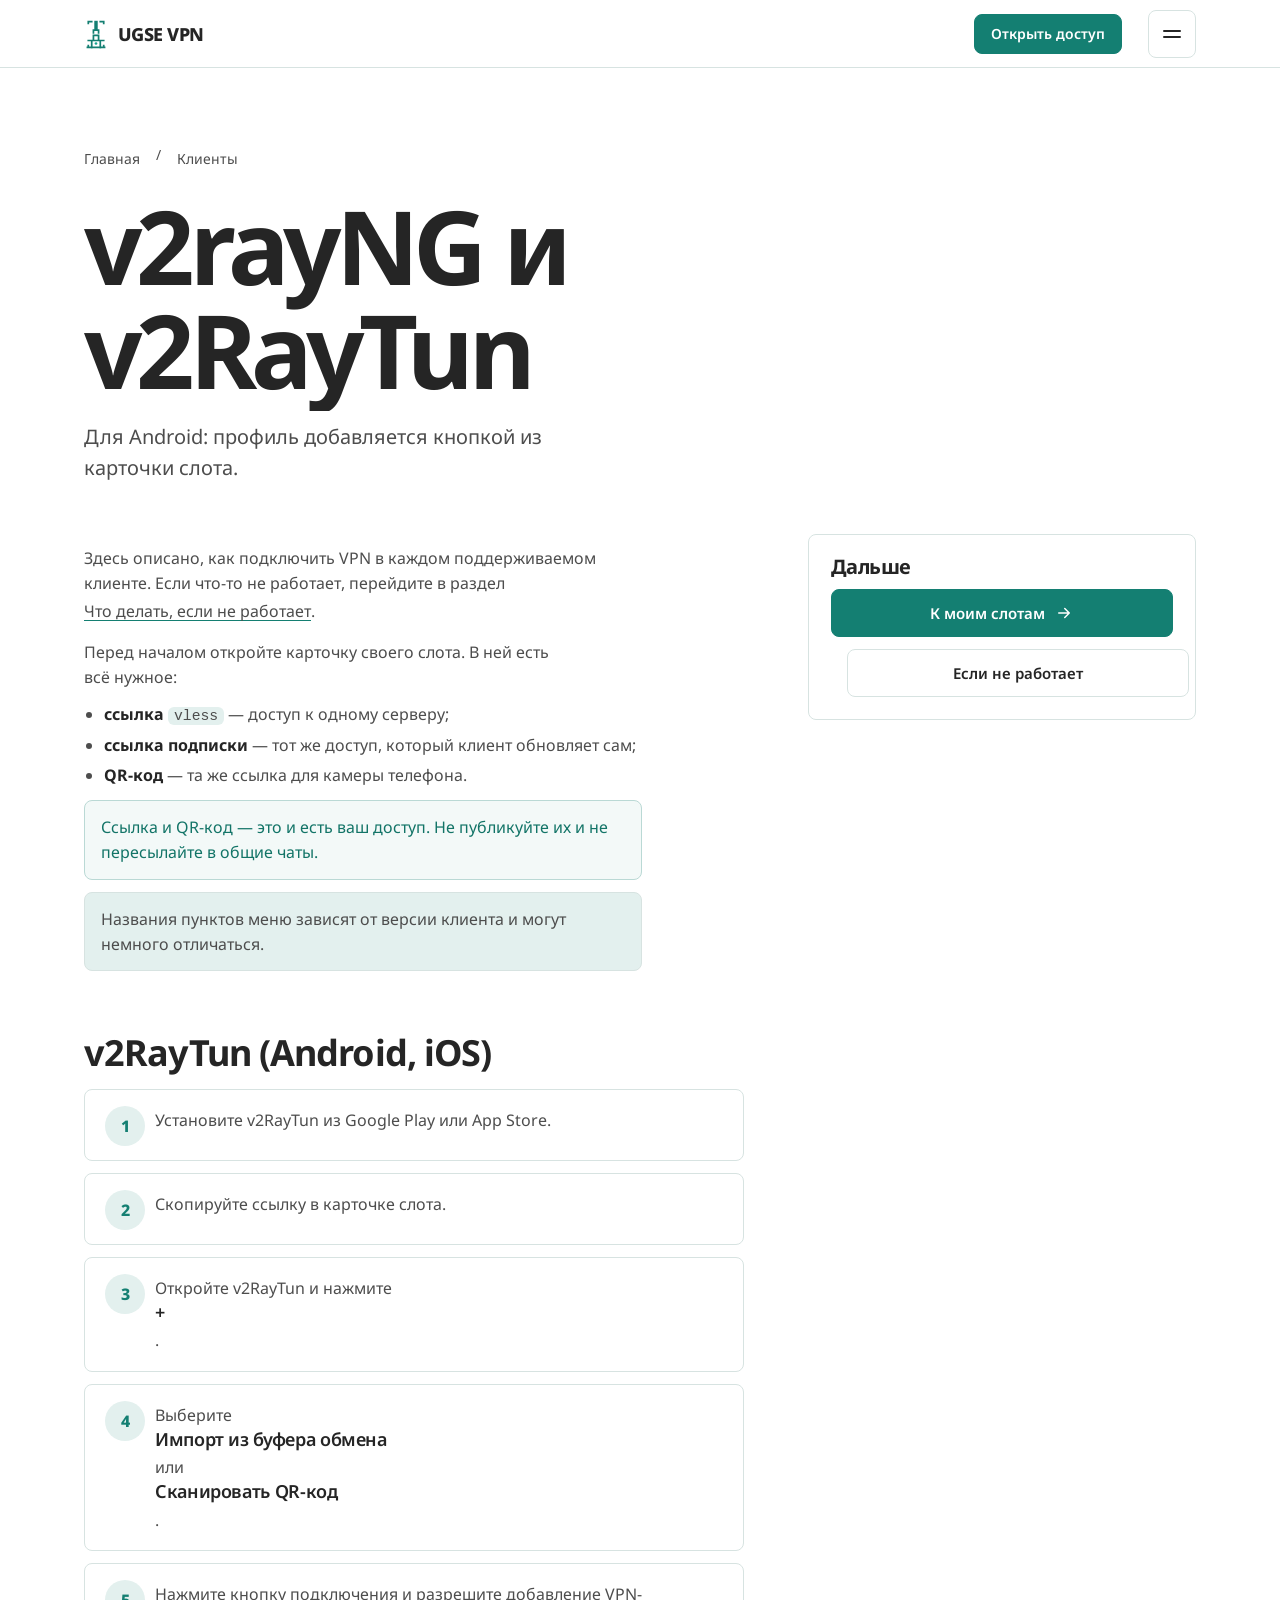
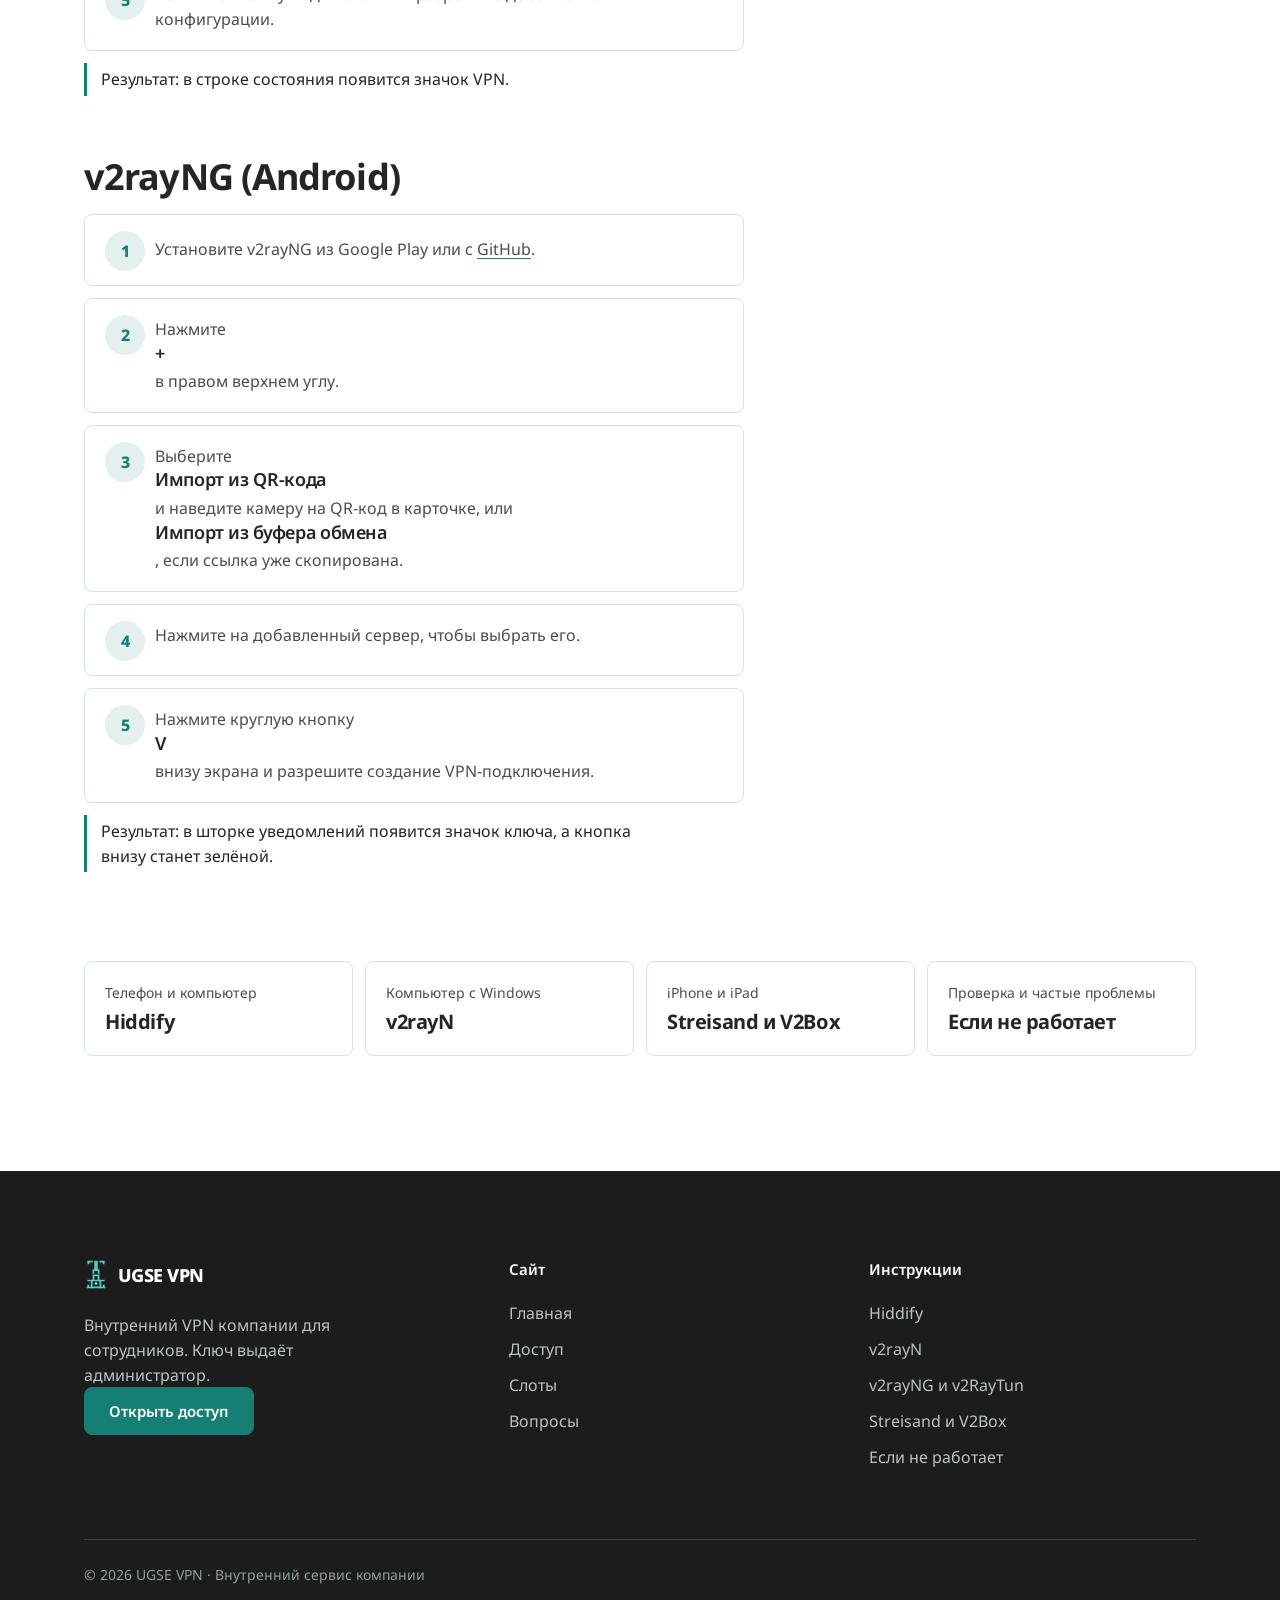
<file: guides/android.html>
<!doctype html><html lang="ru"><head><meta charset="utf-8"><meta name="viewport" content="width=device-width,initial-scale=1,viewport-fit=cover">
<meta name="robots" content="noindex,nofollow"><title>v2rayNG и v2RayTun — UGSE VPN</title><meta name="description" content="Для Android: профиль добавляется кнопкой из карточки слота."><meta property="og:type" content="website"><meta property="og:site_name" content="UGSE VPN"><meta property="og:title" content="v2rayNG и v2RayTun — UGSE VPN"><meta property="og:description" content="Для Android: профиль добавляется кнопкой из карточки слота."><meta name="application-name" content="UGSE VPN"><meta name="apple-mobile-web-app-title" content="UGSE VPN"><meta name="theme-color" content="#147f72">
<link rel="icon" href="../favicon.svg?v=6b" type="image/svg+xml" title="UGSE VPN"><link rel="icon" href="../assets/img/favicon-32.png?v=6b" sizes="32x32" type="image/png"><link rel="apple-touch-icon" href="../assets/img/apple-touch-icon.png?v=6b" sizes="180x180"><link rel="preload" href="../assets/fonts/noto-sans-cyrillic.woff2" as="font" type="font/woff2" crossorigin>
<link rel="stylesheet" href="../assets/css/site.css?v=6b"></head><body>
<a class="skip" href="#main">К содержимому</a><header class="hdr"><div class="wrap hdr-in"><a class="brand" href="../index.html"><img src="../assets/img/logo.svg?v=6b" alt="" width="24" height="31">UGSE VPN</a>
<div class="hdr-r"><a class="btn btn-pri btn-sm hide-s" href="../access.html">Открыть доступ</a><button class="btn menu-btn" id="menu-open" aria-expanded="false" aria-controls="sheet" aria-label="Меню"><i></i></button></div></div>
<div class="prog" aria-hidden="true"><svg viewBox="0 0 1 2" preserveAspectRatio="none"><line x1="0" y1="1" x2="1" y2="1" pathLength="1"/></svg></div></header>
<div class="sheet" id="sheet" aria-hidden="true" role="dialog" aria-modal="true" aria-label="Меню"><div class="hdr-in"><a class="brand" href="../index.html"><img src="../assets/img/logo.svg?v=6b" alt="" width="24" height="31">UGSE VPN</a>
<button class="btn menu-btn" id="menu-close" aria-label="Закрыть меню">✕</button></div><nav><a href="../index.html"><span>Главная</span></a><a href="../access.html"><span>Доступ</span></a><a href="../slots.html"><span>Слоты</span></a><a href="../guides/hiddify.html"><span>Инструкции</span></a><a href="../index.html#faq"><span>Вопросы</span></a></nav><div class="sheet-sub"><a href="../guides/hiddify.html">Hiddify</a><a href="../guides/v2rayn.html">v2rayN</a><a href="../guides/android.html">v2rayNG и v2RayTun</a><a href="../guides/ios.html">Streisand и V2Box</a><a href="../guides/help.html">Если не работает</a></div></div><main id="main" class="guide"><div class="wrap">
<nav class="crumbs" aria-label="Навигация"><a href="../index.html">Главная</a><span aria-hidden="true">/</span><a href="../index.html#clients">Клиенты</a></nav>
<h1 class="lines"><span class="ln"><span>v2rayNG и v2RayTun</span></span></h1><p class="lead rv">Для Android: профиль добавляется кнопкой из карточки слота.</p>
<div class="g-grid"><div class="g-body"><div class="md md-intro"><p>Здесь описано, как подключить VPN в каждом поддерживаемом клиенте. Если что-то не работает, перейдите в раздел <a href="help.html#что-делать-если-не-работает">Что делать, если не работает</a>.</p>
<p>Перед началом откройте карточку своего слота. В ней есть всё нужное:</p>
<ul class="md-ul"><li><b>ссылка</b> <code>vless</code> — доступ к одному серверу;</li><li><b>ссылка подписки</b> — тот же доступ, который клиент обновляет сам;</li><li><b>QR-код</b> — та же ссылка для камеры телефона.</li></ul>
<p class="callout warn">Ссылка и QR-код — это и есть ваш доступ. Не публикуйте их и не пересылайте в общие чаты.</p>
<p class="callout note">Названия пунктов меню зависят от версии клиента и могут немного отличаться.</p></div><section class="md" aria-labelledby="v2raytun-android-ios"><h2 id="v2raytun-android-ios">v2RayTun (Android, iOS)</h2><ol class="gsteps"><li><span>Установите v2RayTun из Google Play или App Store.</span></li><li><span>Скопируйте ссылку в карточке слота.</span></li><li><span>Откройте v2RayTun и нажмите <b>+</b>.</span></li><li><span>Выберите <b>Импорт из буфера обмена</b> или <b>Сканировать QR-код</b>.</span></li><li><span>Нажмите кнопку подключения и разрешите добавление VPN-конфигурации.</span></li></ol>
<p class="result">Результат: в строке состояния появится значок VPN.</p></section><section class="md" aria-labelledby="v2rayng-android"><h2 id="v2rayng-android">v2rayNG (Android)</h2><ol class="gsteps"><li><span>Установите v2rayNG из Google Play или с <a href="https://github.com/2dust/v2rayNG/releases" target="_blank" rel="noopener">GitHub</a>.</span></li><li><span>Нажмите <b>+</b> в правом верхнем углу.</span></li><li><span>Выберите <b>Импорт из QR-кода</b> и наведите камеру на QR-код в карточке, или <b>Импорт из буфера обмена</b>, если ссылка уже скопирована.</span></li><li><span>Нажмите на добавленный сервер, чтобы выбрать его.</span></li><li><span>Нажмите круглую кнопку <b>V</b> внизу экрана и разрешите создание VPN-подключения.</span></li></ol>
<p class="result">Результат: в шторке уведомлений появится значок ключа, а кнопка внизу станет зелёной.</p></section></div>
<aside class="aside"><h2>Дальше</h2><a class="btn btn-pri" href="../slots.html">К моим слотам <svg viewBox="0 0 24 24" fill="none" stroke="currentColor" stroke-width="2" stroke-linecap="round" stroke-linejoin="round" aria-hidden="true"><path d="M5 12h14m-6-6 6 6-6 6"/></svg></a><a class="btn" href="help.html">Если не работает</a></aside></div>
<div class="g-next"><a class="tac" href="hiddify.html"><span>Телефон и компьютер</span><b>Hiddify</b></a><a class="tac" href="v2rayn.html"><span>Компьютер с Windows</span><b>v2rayN</b></a><a class="tac" href="ios.html"><span>iPhone и iPad</span><b>Streisand и V2Box</b></a><a class="tac" href="help.html"><span>Проверка и частые проблемы</span><b>Если не работает</b></a></div></div></main><footer class="ftr"><div class="wrap"><div class="ftr-top"><div><a class="brand" href="../index.html"><img src="../assets/img/logo-light.svg?v=6b" alt="" width="24" height="31">UGSE VPN</a><p class="ftr-about">Внутренний VPN компании для сотрудников. Ключ выдаёт администратор.</p><a class="btn btn-pri mag ftr-cta" href="../access.html">Открыть доступ</a></div>
<div><h4>Сайт</h4><ul><li><a href="../index.html">Главная</a></li><li><a href="../access.html">Доступ</a></li><li><a href="../slots.html">Слоты</a></li><li><a href="../index.html#faq">Вопросы</a></li></ul></div>
<div><h4>Инструкции</h4><ul><li><a href="../guides/hiddify.html">Hiddify</a></li><li><a href="../guides/v2rayn.html">v2rayN</a></li><li><a href="../guides/android.html">v2rayNG и v2RayTun</a></li><li><a href="../guides/ios.html">Streisand и V2Box</a></li><li><a href="../guides/help.html">Если не работает</a></li></ul></div></div>
<div class="ftr-bot"><p>© 2026 UGSE VPN · Внутренний сервис компании</p></div></div></footer>
<div class="toast" id="toast" role="status" aria-live="polite"></div><script src="../assets/js/site.js?v=6b" defer></script><script src="../assets/js/tactile.js?v=6b" defer></script></body></html>
</file>
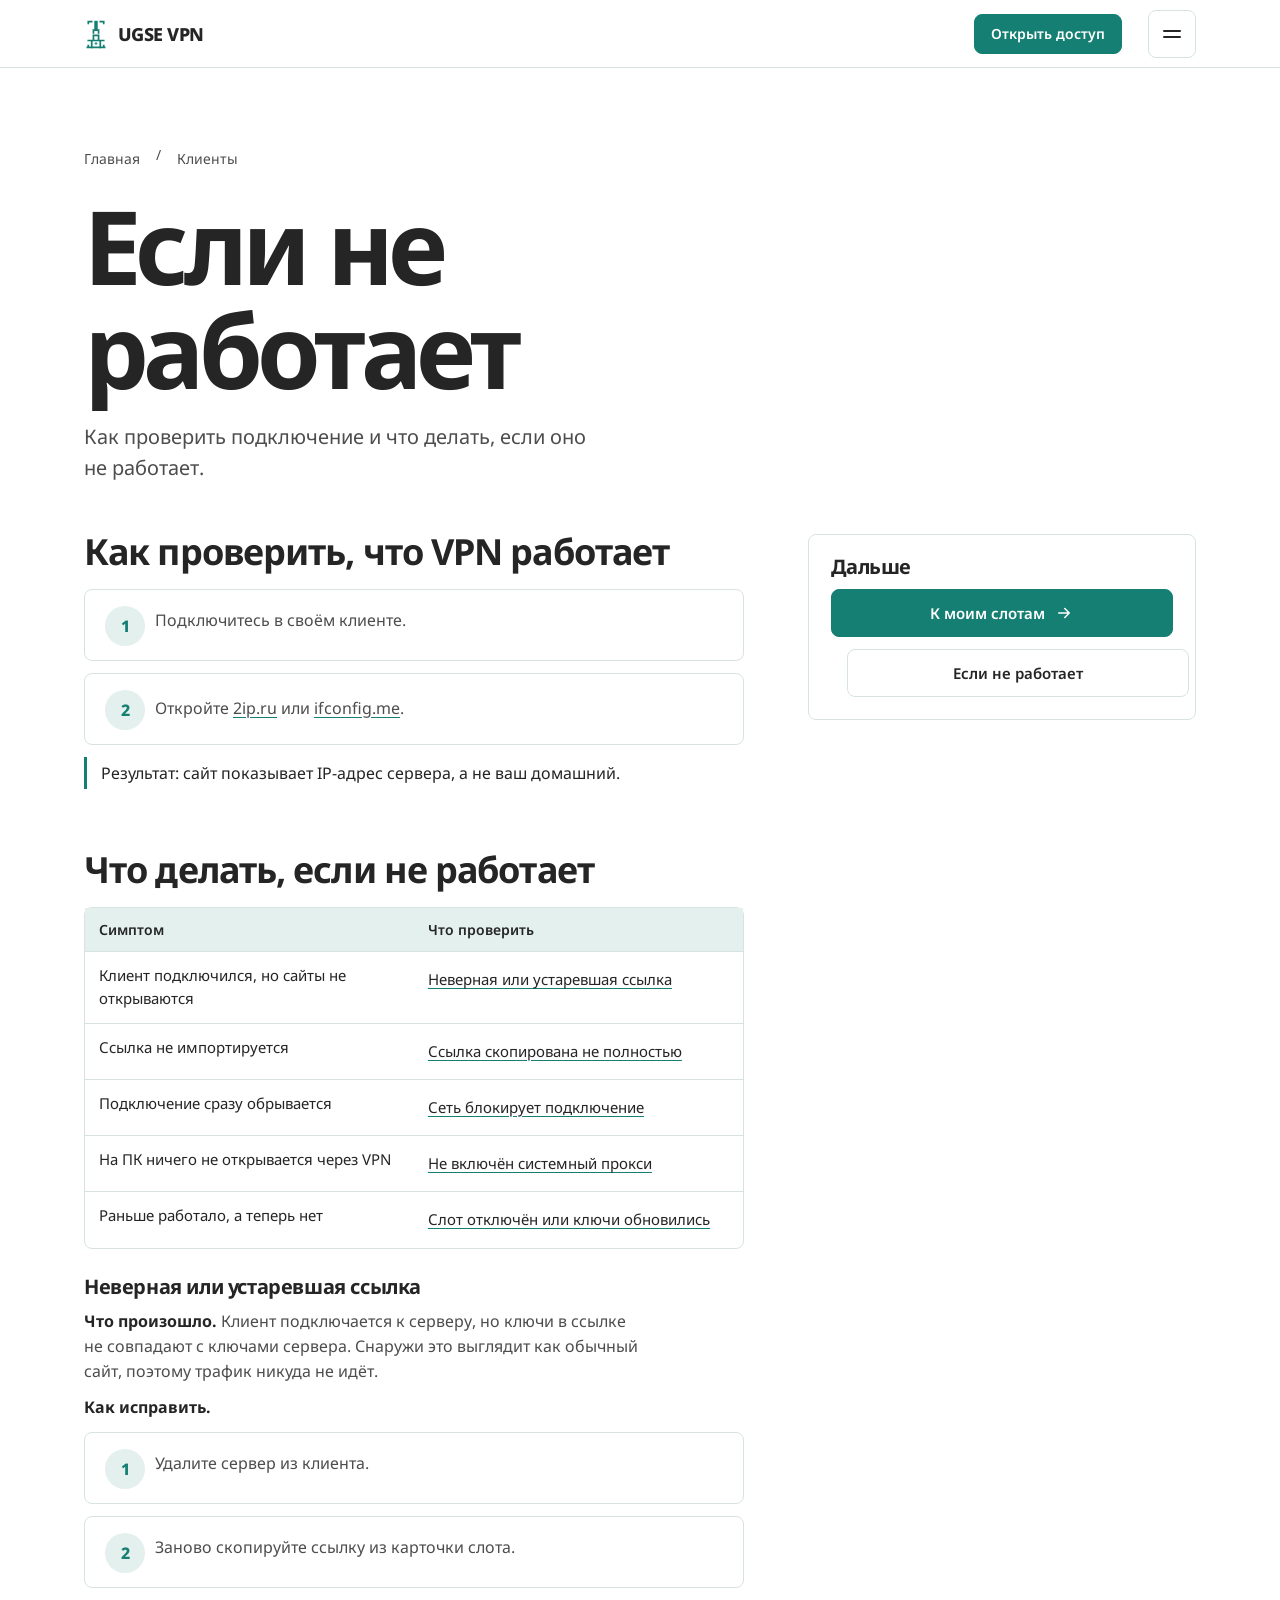
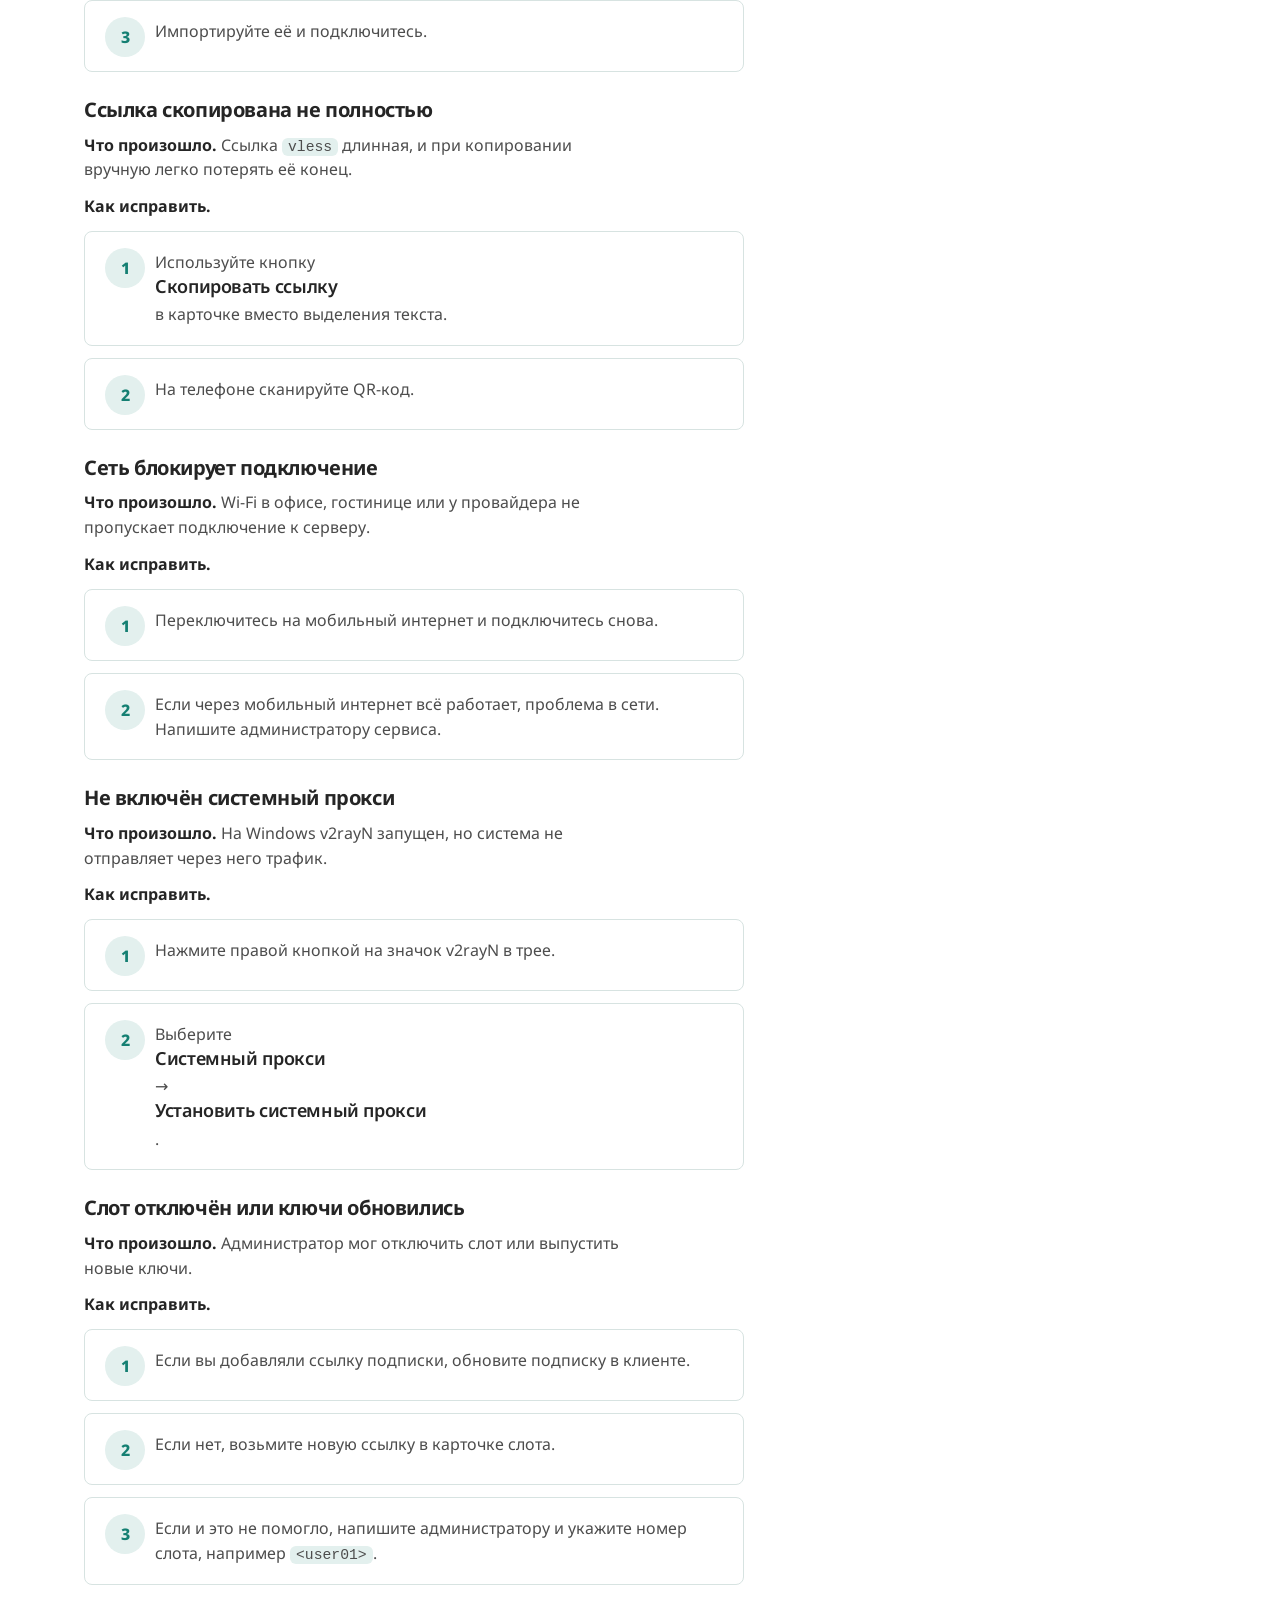
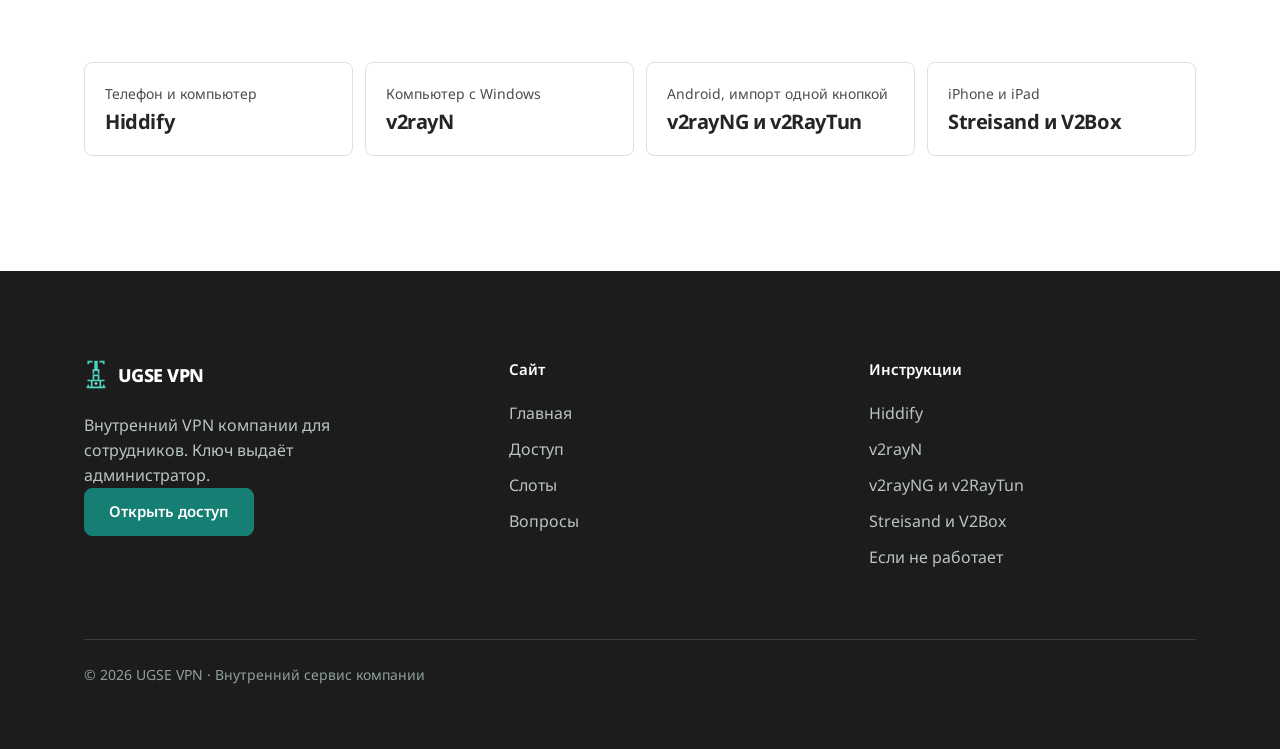
<file: guides/help.html>
<!doctype html><html lang="ru"><head><meta charset="utf-8"><meta name="viewport" content="width=device-width,initial-scale=1,viewport-fit=cover">
<meta name="robots" content="noindex,nofollow"><title>Если не работает — UGSE VPN</title><meta name="description" content="Как проверить подключение и что делать, если оно не работает."><meta property="og:type" content="website"><meta property="og:site_name" content="UGSE VPN"><meta property="og:title" content="Если не работает — UGSE VPN"><meta property="og:description" content="Как проверить подключение и что делать, если оно не работает."><meta name="application-name" content="UGSE VPN"><meta name="apple-mobile-web-app-title" content="UGSE VPN"><meta name="theme-color" content="#147f72">
<link rel="icon" href="../favicon.svg?v=6b" type="image/svg+xml" title="UGSE VPN"><link rel="icon" href="../assets/img/favicon-32.png?v=6b" sizes="32x32" type="image/png"><link rel="apple-touch-icon" href="../assets/img/apple-touch-icon.png?v=6b" sizes="180x180"><link rel="preload" href="../assets/fonts/noto-sans-cyrillic.woff2" as="font" type="font/woff2" crossorigin>
<link rel="stylesheet" href="../assets/css/site.css?v=6b"></head><body>
<a class="skip" href="#main">К содержимому</a><header class="hdr"><div class="wrap hdr-in"><a class="brand" href="../index.html"><img src="../assets/img/logo.svg?v=6b" alt="" width="24" height="31">UGSE VPN</a>
<div class="hdr-r"><a class="btn btn-pri btn-sm hide-s" href="../access.html">Открыть доступ</a><button class="btn menu-btn" id="menu-open" aria-expanded="false" aria-controls="sheet" aria-label="Меню"><i></i></button></div></div>
<div class="prog" aria-hidden="true"><svg viewBox="0 0 1 2" preserveAspectRatio="none"><line x1="0" y1="1" x2="1" y2="1" pathLength="1"/></svg></div></header>
<div class="sheet" id="sheet" aria-hidden="true" role="dialog" aria-modal="true" aria-label="Меню"><div class="hdr-in"><a class="brand" href="../index.html"><img src="../assets/img/logo.svg?v=6b" alt="" width="24" height="31">UGSE VPN</a>
<button class="btn menu-btn" id="menu-close" aria-label="Закрыть меню">✕</button></div><nav><a href="../index.html"><span>Главная</span></a><a href="../access.html"><span>Доступ</span></a><a href="../slots.html"><span>Слоты</span></a><a href="../guides/hiddify.html"><span>Инструкции</span></a><a href="../index.html#faq"><span>Вопросы</span></a></nav><div class="sheet-sub"><a href="../guides/hiddify.html">Hiddify</a><a href="../guides/v2rayn.html">v2rayN</a><a href="../guides/android.html">v2rayNG и v2RayTun</a><a href="../guides/ios.html">Streisand и V2Box</a><a href="../guides/help.html">Если не работает</a></div></div><main id="main" class="guide"><div class="wrap">
<nav class="crumbs" aria-label="Навигация"><a href="../index.html">Главная</a><span aria-hidden="true">/</span><a href="../index.html#clients">Клиенты</a></nav>
<h1 class="lines"><span class="ln"><span>Если не работает</span></span></h1><p class="lead rv">Как проверить подключение и что делать, если оно не работает.</p>
<div class="g-grid"><div class="g-body"><section class="md" aria-labelledby="как-проверить-что-vpn-работает"><h2 id="как-проверить-что-vpn-работает">Как проверить, что VPN работает</h2><ol class="gsteps"><li><span>Подключитесь в своём клиенте.</span></li><li><span>Откройте <a href="https://2ip.ru" target="_blank" rel="noopener">2ip.ru</a> или <a href="https://ifconfig.me" target="_blank" rel="noopener">ifconfig.me</a>.</span></li></ol>
<p class="result">Результат: сайт показывает IP-адрес сервера, а не ваш домашний.</p></section><section class="md" aria-labelledby="что-делать-если-не-работает"><h2 id="что-делать-если-не-работает">Что делать, если не работает</h2><div class="tbl"><table><thead><tr><th scope="col">Симптом</th><th scope="col">Что проверить</th></tr></thead><tbody><tr><td>Клиент подключился, но сайты не открываются</td><td><a href="help.html#неверная-или-устаревшая-ссылка">Неверная или устаревшая ссылка</a></td></tr><tr><td>Ссылка не импортируется</td><td><a href="help.html#ссылка-скопирована-не-полностью">Ссылка скопирована не полностью</a></td></tr><tr><td>Подключение сразу обрывается</td><td><a href="help.html#сеть-блокирует-подключение">Сеть блокирует подключение</a></td></tr><tr><td>На ПК ничего не открывается через VPN</td><td><a href="help.html#не-включён-системный-прокси">Не включён системный прокси</a></td></tr><tr><td>Раньше работало, а теперь нет</td><td><a href="help.html#слот-отключён-или-ключи-обновились">Слот отключён или ключи обновились</a></td></tr></tbody></table></div>
<h3 id="неверная-или-устаревшая-ссылка">Неверная или устаревшая ссылка</h3>
<p><b>Что произошло.</b> Клиент подключается к серверу, но ключи в ссылке не совпадают с ключами сервера. Снаружи это выглядит как обычный сайт, поэтому трафик никуда не идёт.</p>
<p><b>Как исправить.</b></p>
<ol class="gsteps"><li><span>Удалите сервер из клиента.</span></li><li><span>Заново скопируйте ссылку из карточки слота.</span></li><li><span>Импортируйте её и подключитесь.</span></li></ol>
<h3 id="ссылка-скопирована-не-полностью">Ссылка скопирована не полностью</h3>
<p><b>Что произошло.</b> Ссылка <code>vless</code> длинная, и при копировании вручную легко потерять её конец.</p>
<p><b>Как исправить.</b></p>
<ol class="gsteps"><li><span>Используйте кнопку <b>Скопировать ссылку</b> в карточке вместо выделения текста.</span></li><li><span>На телефоне сканируйте QR-код.</span></li></ol>
<h3 id="сеть-блокирует-подключение">Сеть блокирует подключение</h3>
<p><b>Что произошло.</b> Wi-Fi в офисе, гостинице или у провайдера не пропускает подключение к серверу.</p>
<p><b>Как исправить.</b></p>
<ol class="gsteps"><li><span>Переключитесь на мобильный интернет и подключитесь снова.</span></li><li><span>Если через мобильный интернет всё работает, проблема в сети. Напишите администратору сервиса.</span></li></ol>
<h3 id="не-включён-системный-прокси">Не включён системный прокси</h3>
<p><b>Что произошло.</b> На Windows v2rayN запущен, но система не отправляет через него трафик.</p>
<p><b>Как исправить.</b></p>
<ol class="gsteps"><li><span>Нажмите правой кнопкой на значок v2rayN в трее.</span></li><li><span>Выберите <b>Системный прокси</b> → <b>Установить системный прокси</b>.</span></li></ol>
<h3 id="слот-отключён-или-ключи-обновились">Слот отключён или ключи обновились</h3>
<p><b>Что произошло.</b> Администратор мог отключить слот или выпустить новые ключи.</p>
<p><b>Как исправить.</b></p>
<ol class="gsteps"><li><span>Если вы добавляли ссылку подписки, обновите подписку в клиенте.</span></li><li><span>Если нет, возьмите новую ссылку в карточке слота.</span></li><li><span>Если и это не помогло, напишите администратору и укажите номер слота, например <code>&lt;user01&gt;</code>.</span></li></ol></section></div>
<aside class="aside"><h2>Дальше</h2><a class="btn btn-pri" href="../slots.html">К моим слотам <svg viewBox="0 0 24 24" fill="none" stroke="currentColor" stroke-width="2" stroke-linecap="round" stroke-linejoin="round" aria-hidden="true"><path d="M5 12h14m-6-6 6 6-6 6"/></svg></a><a class="btn" href="help.html">Если не работает</a></aside></div>
<div class="g-next"><a class="tac" href="hiddify.html"><span>Телефон и компьютер</span><b>Hiddify</b></a><a class="tac" href="v2rayn.html"><span>Компьютер с Windows</span><b>v2rayN</b></a><a class="tac" href="android.html"><span>Android, импорт одной кнопкой</span><b>v2rayNG и v2RayTun</b></a><a class="tac" href="ios.html"><span>iPhone и iPad</span><b>Streisand и V2Box</b></a></div></div></main><footer class="ftr"><div class="wrap"><div class="ftr-top"><div><a class="brand" href="../index.html"><img src="../assets/img/logo-light.svg?v=6b" alt="" width="24" height="31">UGSE VPN</a><p class="ftr-about">Внутренний VPN компании для сотрудников. Ключ выдаёт администратор.</p><a class="btn btn-pri mag ftr-cta" href="../access.html">Открыть доступ</a></div>
<div><h4>Сайт</h4><ul><li><a href="../index.html">Главная</a></li><li><a href="../access.html">Доступ</a></li><li><a href="../slots.html">Слоты</a></li><li><a href="../index.html#faq">Вопросы</a></li></ul></div>
<div><h4>Инструкции</h4><ul><li><a href="../guides/hiddify.html">Hiddify</a></li><li><a href="../guides/v2rayn.html">v2rayN</a></li><li><a href="../guides/android.html">v2rayNG и v2RayTun</a></li><li><a href="../guides/ios.html">Streisand и V2Box</a></li><li><a href="../guides/help.html">Если не работает</a></li></ul></div></div>
<div class="ftr-bot"><p>© 2026 UGSE VPN · Внутренний сервис компании</p></div></div></footer>
<div class="toast" id="toast" role="status" aria-live="polite"></div><script src="../assets/js/site.js?v=6b" defer></script><script src="../assets/js/tactile.js?v=6b" defer></script></body></html>
</file>
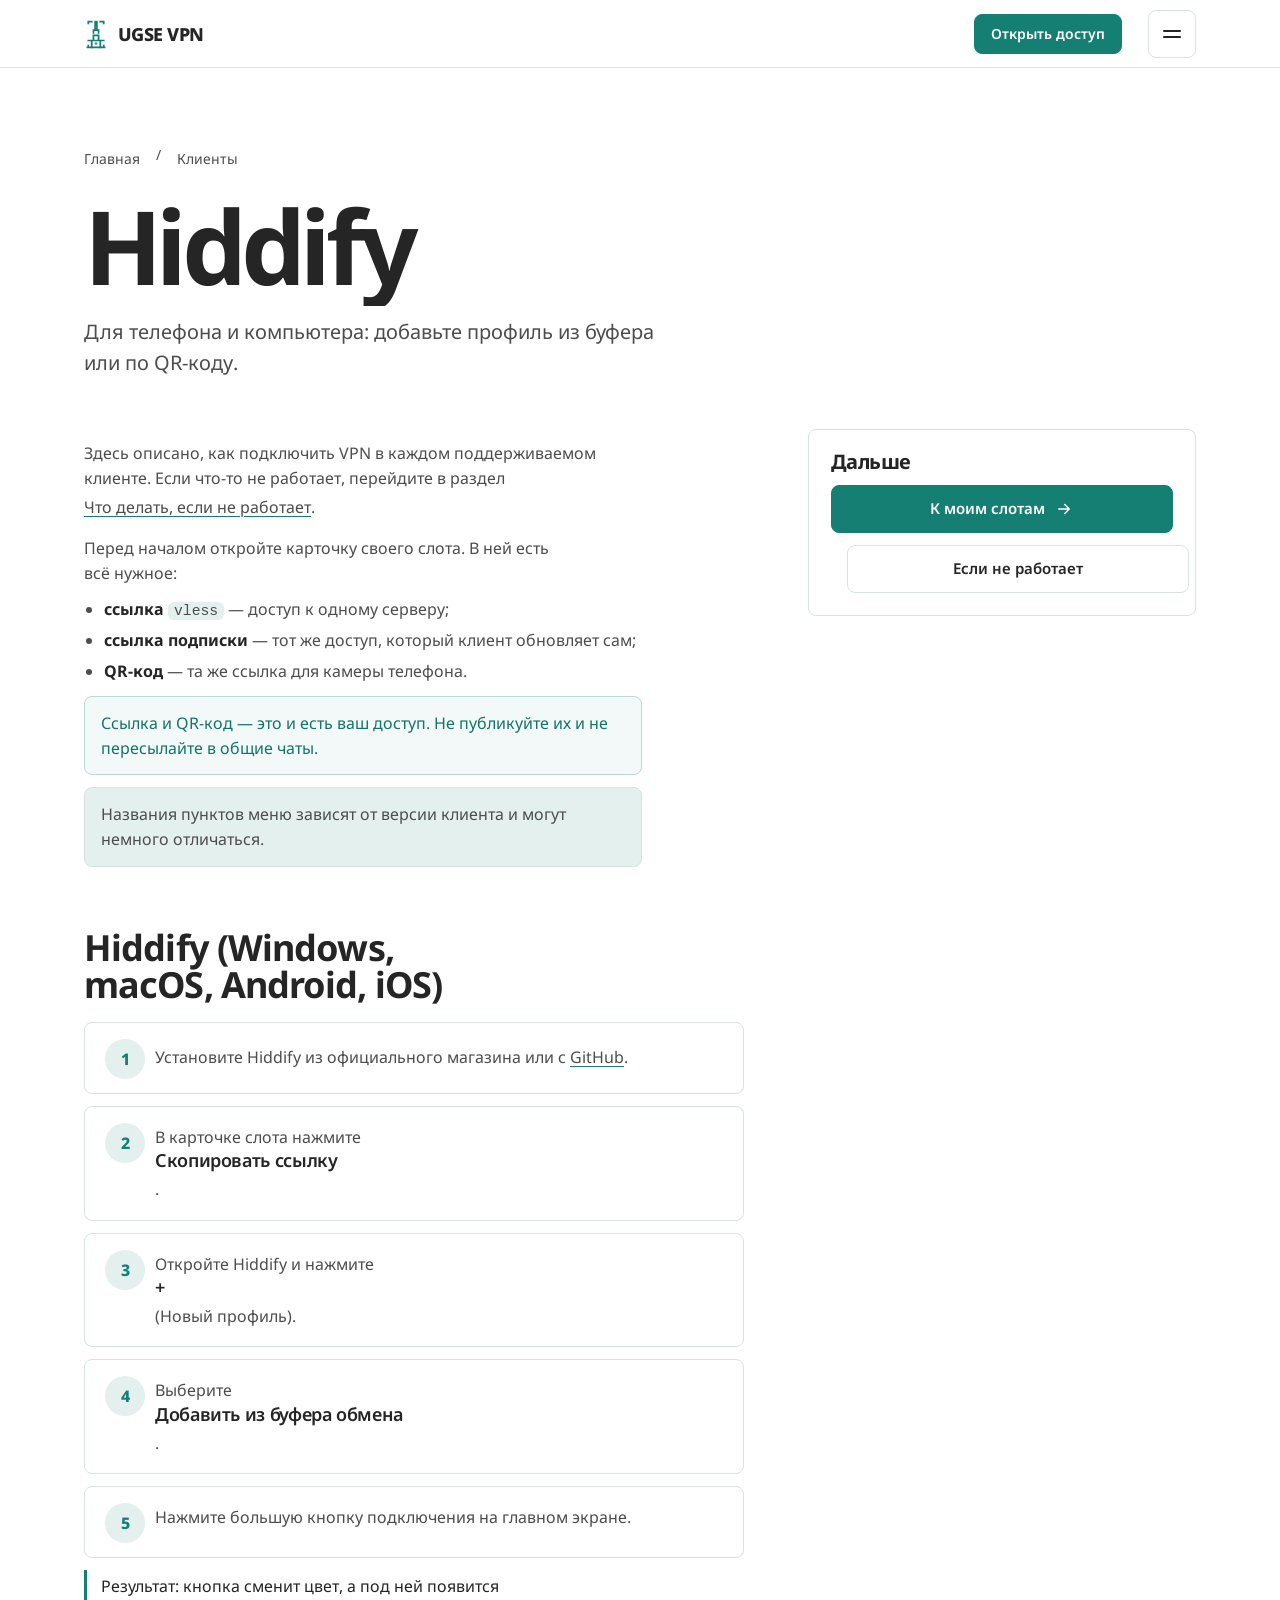
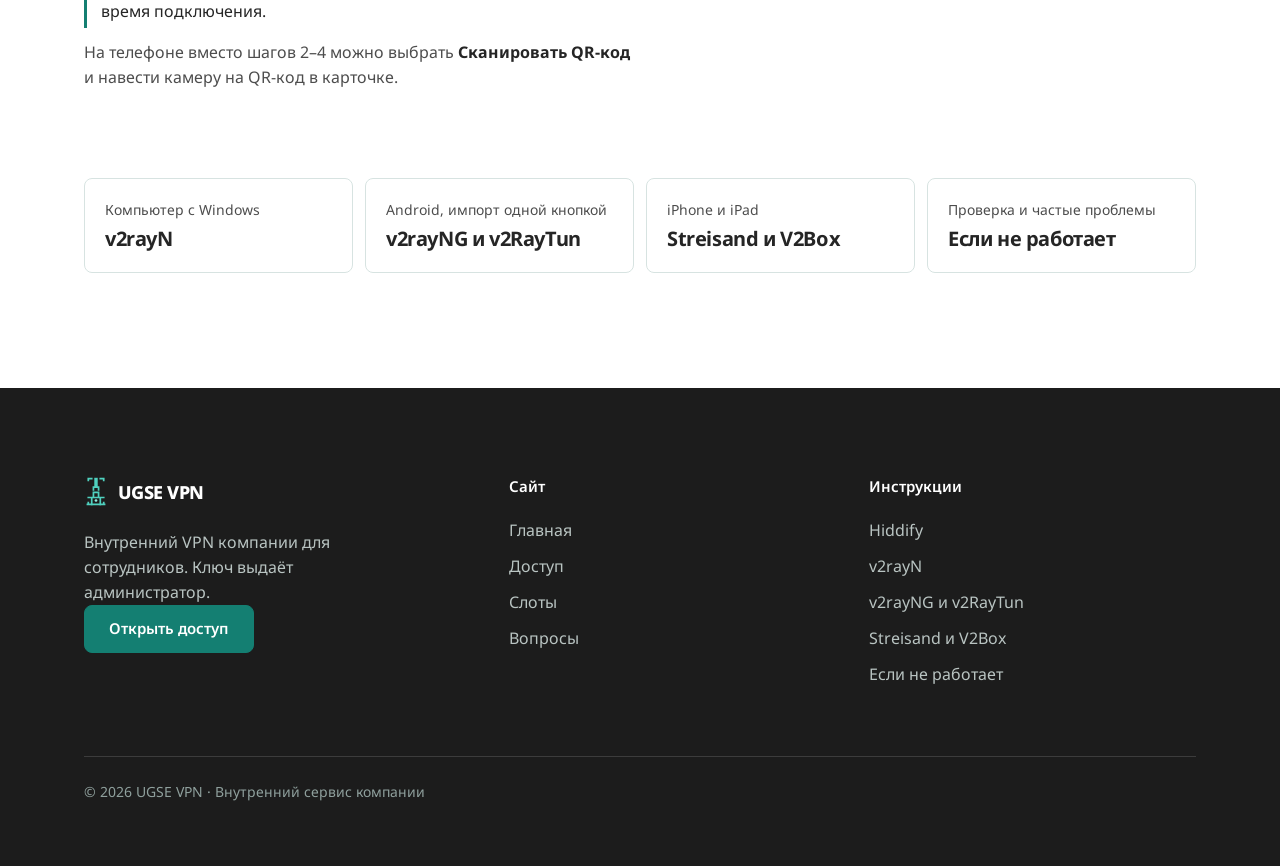
<file: guides/hiddify.html>
<!doctype html><html lang="ru"><head><meta charset="utf-8"><meta name="viewport" content="width=device-width,initial-scale=1,viewport-fit=cover">
<meta name="robots" content="noindex,nofollow"><title>Hiddify — UGSE VPN</title><meta name="description" content="Для телефона и компьютера: добавьте профиль из буфера или по QR-коду."><meta property="og:type" content="website"><meta property="og:site_name" content="UGSE VPN"><meta property="og:title" content="Hiddify — UGSE VPN"><meta property="og:description" content="Для телефона и компьютера: добавьте профиль из буфера или по QR-коду."><meta name="application-name" content="UGSE VPN"><meta name="apple-mobile-web-app-title" content="UGSE VPN"><meta name="theme-color" content="#147f72">
<link rel="icon" href="../favicon.svg?v=6b" type="image/svg+xml" title="UGSE VPN"><link rel="icon" href="../assets/img/favicon-32.png?v=6b" sizes="32x32" type="image/png"><link rel="apple-touch-icon" href="../assets/img/apple-touch-icon.png?v=6b" sizes="180x180"><link rel="preload" href="../assets/fonts/noto-sans-cyrillic.woff2" as="font" type="font/woff2" crossorigin>
<link rel="stylesheet" href="../assets/css/site.css?v=6b"></head><body>
<a class="skip" href="#main">К содержимому</a><header class="hdr"><div class="wrap hdr-in"><a class="brand" href="../index.html"><img src="../assets/img/logo.svg?v=6b" alt="" width="24" height="31">UGSE VPN</a>
<div class="hdr-r"><a class="btn btn-pri btn-sm hide-s" href="../access.html">Открыть доступ</a><button class="btn menu-btn" id="menu-open" aria-expanded="false" aria-controls="sheet" aria-label="Меню"><i></i></button></div></div>
<div class="prog" aria-hidden="true"><svg viewBox="0 0 1 2" preserveAspectRatio="none"><line x1="0" y1="1" x2="1" y2="1" pathLength="1"/></svg></div></header>
<div class="sheet" id="sheet" aria-hidden="true" role="dialog" aria-modal="true" aria-label="Меню"><div class="hdr-in"><a class="brand" href="../index.html"><img src="../assets/img/logo.svg?v=6b" alt="" width="24" height="31">UGSE VPN</a>
<button class="btn menu-btn" id="menu-close" aria-label="Закрыть меню">✕</button></div><nav><a href="../index.html"><span>Главная</span></a><a href="../access.html"><span>Доступ</span></a><a href="../slots.html"><span>Слоты</span></a><a href="../guides/hiddify.html" aria-current="page"><span>Инструкции</span></a><a href="../index.html#faq"><span>Вопросы</span></a></nav><div class="sheet-sub"><a href="../guides/hiddify.html">Hiddify</a><a href="../guides/v2rayn.html">v2rayN</a><a href="../guides/android.html">v2rayNG и v2RayTun</a><a href="../guides/ios.html">Streisand и V2Box</a><a href="../guides/help.html">Если не работает</a></div></div><main id="main" class="guide"><div class="wrap">
<nav class="crumbs" aria-label="Навигация"><a href="../index.html">Главная</a><span aria-hidden="true">/</span><a href="../index.html#clients">Клиенты</a></nav>
<h1 class="lines"><span class="ln"><span>Hiddify</span></span></h1><p class="lead rv">Для телефона и компьютера: добавьте профиль из буфера или по QR-коду.</p>
<div class="g-grid"><div class="g-body"><div class="md md-intro"><p>Здесь описано, как подключить VPN в каждом поддерживаемом клиенте. Если что-то не работает, перейдите в раздел <a href="help.html#что-делать-если-не-работает">Что делать, если не работает</a>.</p>
<p>Перед началом откройте карточку своего слота. В ней есть всё нужное:</p>
<ul class="md-ul"><li><b>ссылка</b> <code>vless</code> — доступ к одному серверу;</li><li><b>ссылка подписки</b> — тот же доступ, который клиент обновляет сам;</li><li><b>QR-код</b> — та же ссылка для камеры телефона.</li></ul>
<p class="callout warn">Ссылка и QR-код — это и есть ваш доступ. Не публикуйте их и не пересылайте в общие чаты.</p>
<p class="callout note">Названия пунктов меню зависят от версии клиента и могут немного отличаться.</p></div><section class="md" aria-labelledby="hiddify-windows-macos-android-ios"><h2 id="hiddify-windows-macos-android-ios">Hiddify (Windows, macOS, Android, iOS)</h2><ol class="gsteps"><li><span>Установите Hiddify из официального магазина или с <a href="https://github.com/hiddify/hiddify-app/releases" target="_blank" rel="noopener">GitHub</a>.</span></li><li><span>В карточке слота нажмите <b>Скопировать ссылку</b>.</span></li><li><span>Откройте Hiddify и нажмите <b>+</b> (Новый профиль).</span></li><li><span>Выберите <b>Добавить из буфера обмена</b>.</span></li><li><span>Нажмите большую кнопку подключения на главном экране.</span></li></ol>
<p class="result">Результат: кнопка сменит цвет, а под ней появится время подключения.</p>
<p>На телефоне вместо шагов 2–4 можно выбрать <b>Сканировать QR-код</b> и навести камеру на QR-код в карточке.</p></section></div>
<aside class="aside"><h2>Дальше</h2><a class="btn btn-pri" href="../slots.html">К моим слотам <svg viewBox="0 0 24 24" fill="none" stroke="currentColor" stroke-width="2" stroke-linecap="round" stroke-linejoin="round" aria-hidden="true"><path d="M5 12h14m-6-6 6 6-6 6"/></svg></a><a class="btn" href="help.html">Если не работает</a></aside></div>
<div class="g-next"><a class="tac" href="v2rayn.html"><span>Компьютер с Windows</span><b>v2rayN</b></a><a class="tac" href="android.html"><span>Android, импорт одной кнопкой</span><b>v2rayNG и v2RayTun</b></a><a class="tac" href="ios.html"><span>iPhone и iPad</span><b>Streisand и V2Box</b></a><a class="tac" href="help.html"><span>Проверка и частые проблемы</span><b>Если не работает</b></a></div></div></main><footer class="ftr"><div class="wrap"><div class="ftr-top"><div><a class="brand" href="../index.html"><img src="../assets/img/logo-light.svg?v=6b" alt="" width="24" height="31">UGSE VPN</a><p class="ftr-about">Внутренний VPN компании для сотрудников. Ключ выдаёт администратор.</p><a class="btn btn-pri mag ftr-cta" href="../access.html">Открыть доступ</a></div>
<div><h4>Сайт</h4><ul><li><a href="../index.html">Главная</a></li><li><a href="../access.html">Доступ</a></li><li><a href="../slots.html">Слоты</a></li><li><a href="../index.html#faq">Вопросы</a></li></ul></div>
<div><h4>Инструкции</h4><ul><li><a href="../guides/hiddify.html">Hiddify</a></li><li><a href="../guides/v2rayn.html">v2rayN</a></li><li><a href="../guides/android.html">v2rayNG и v2RayTun</a></li><li><a href="../guides/ios.html">Streisand и V2Box</a></li><li><a href="../guides/help.html">Если не работает</a></li></ul></div></div>
<div class="ftr-bot"><p>© 2026 UGSE VPN · Внутренний сервис компании</p></div></div></footer>
<div class="toast" id="toast" role="status" aria-live="polite"></div><script src="../assets/js/site.js?v=6b" defer></script><script src="../assets/js/tactile.js?v=6b" defer></script></body></html>
</file>
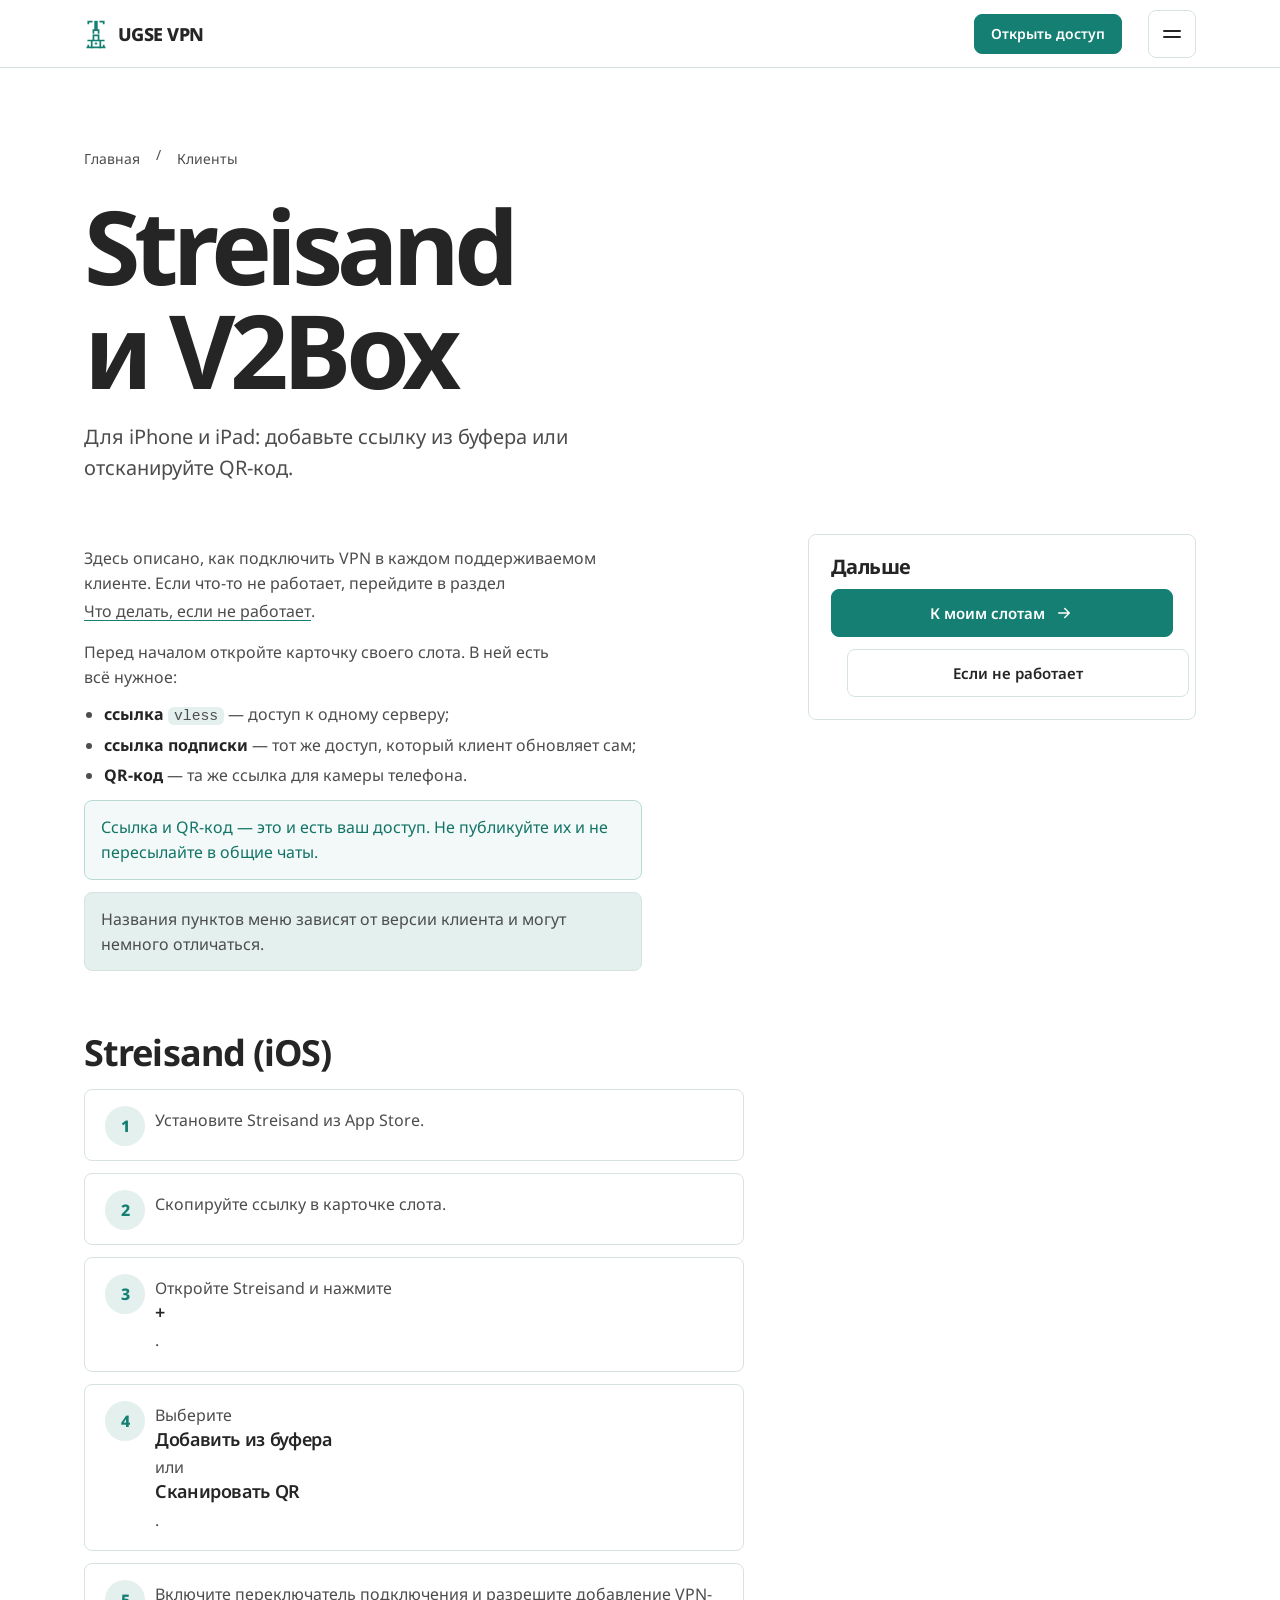
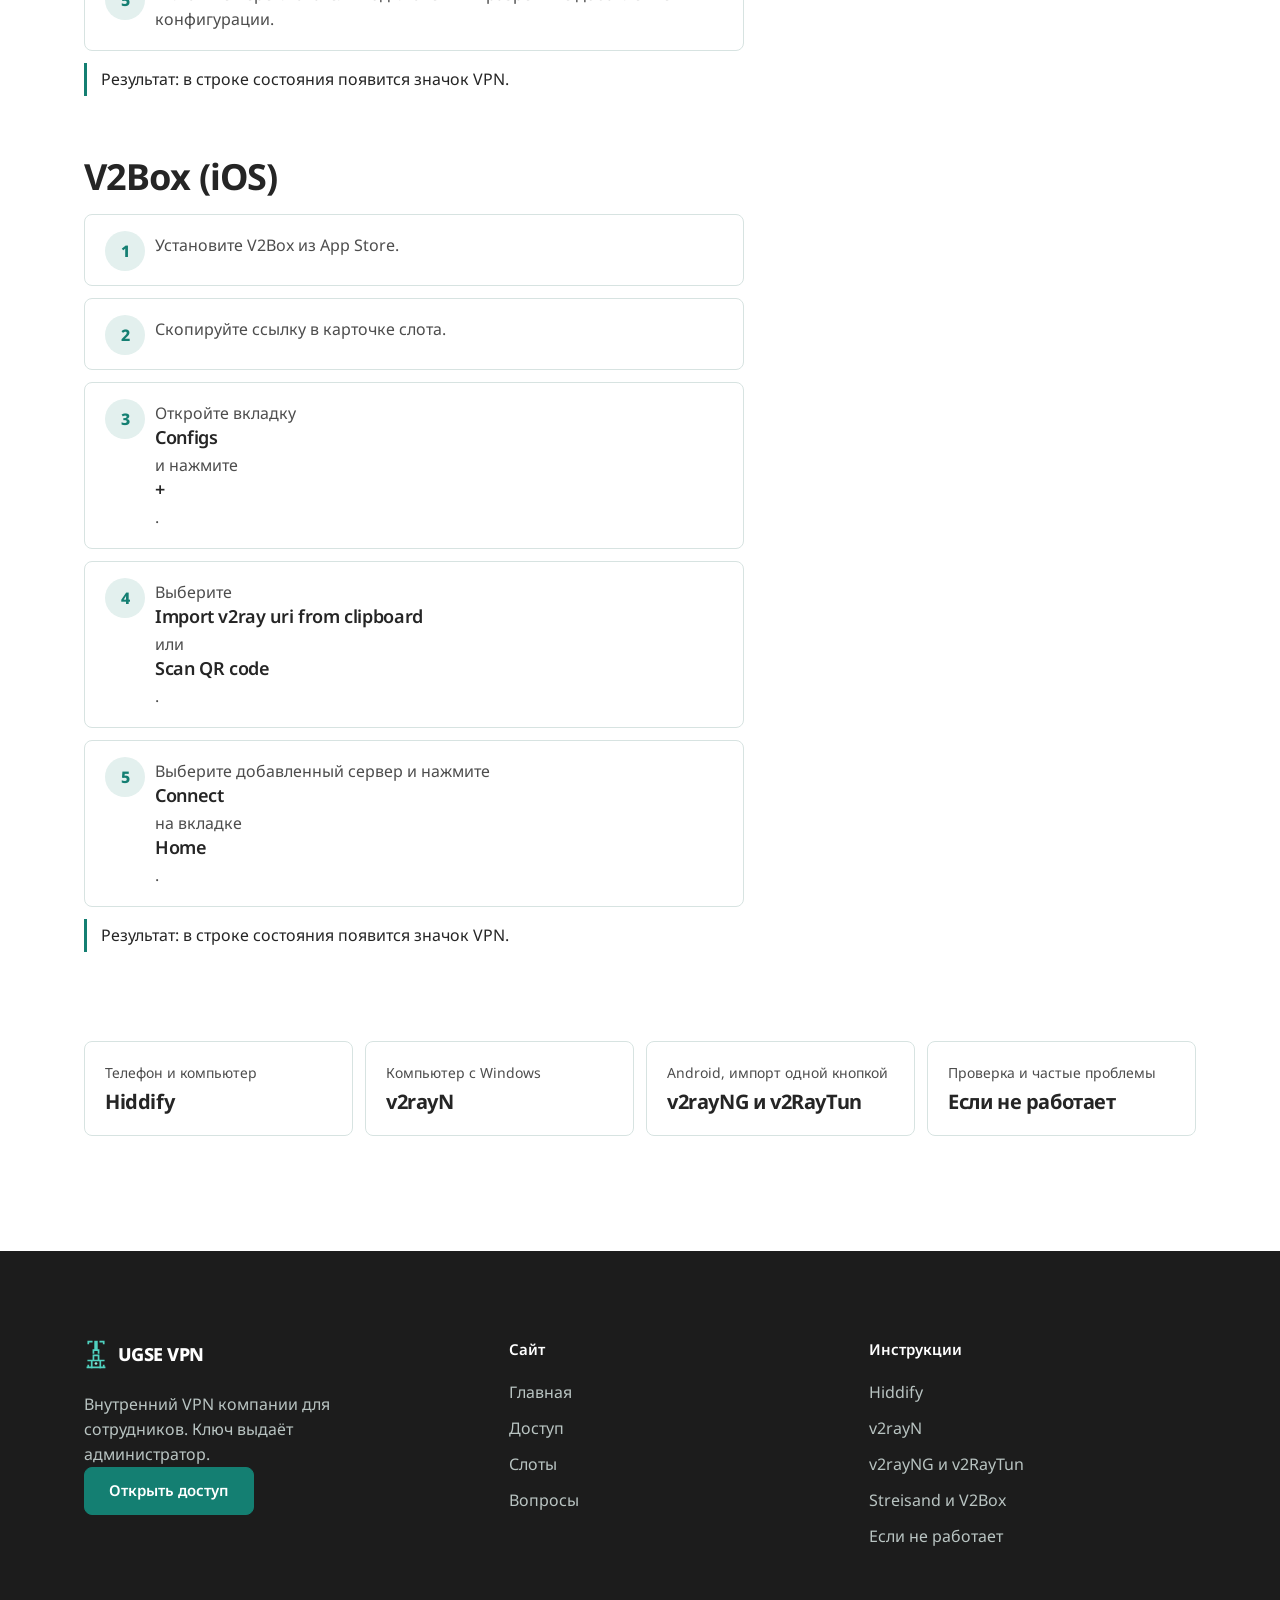
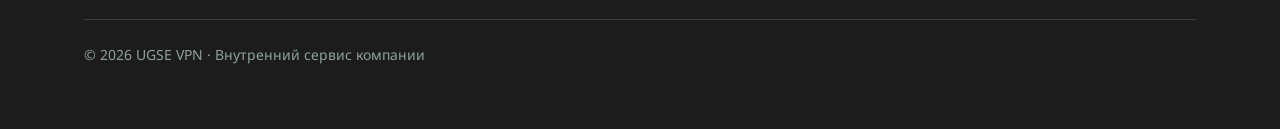
<file: guides/ios.html>
<!doctype html><html lang="ru"><head><meta charset="utf-8"><meta name="viewport" content="width=device-width,initial-scale=1,viewport-fit=cover">
<meta name="robots" content="noindex,nofollow"><title>Streisand и V2Box — UGSE VPN</title><meta name="description" content="Для iPhone и iPad: добавьте ссылку из буфера или отсканируйте QR-код."><meta property="og:type" content="website"><meta property="og:site_name" content="UGSE VPN"><meta property="og:title" content="Streisand и V2Box — UGSE VPN"><meta property="og:description" content="Для iPhone и iPad: добавьте ссылку из буфера или отсканируйте QR-код."><meta name="application-name" content="UGSE VPN"><meta name="apple-mobile-web-app-title" content="UGSE VPN"><meta name="theme-color" content="#147f72">
<link rel="icon" href="../favicon.svg?v=6b" type="image/svg+xml" title="UGSE VPN"><link rel="icon" href="../assets/img/favicon-32.png?v=6b" sizes="32x32" type="image/png"><link rel="apple-touch-icon" href="../assets/img/apple-touch-icon.png?v=6b" sizes="180x180"><link rel="preload" href="../assets/fonts/noto-sans-cyrillic.woff2" as="font" type="font/woff2" crossorigin>
<link rel="stylesheet" href="../assets/css/site.css?v=6b"></head><body>
<a class="skip" href="#main">К содержимому</a><header class="hdr"><div class="wrap hdr-in"><a class="brand" href="../index.html"><img src="../assets/img/logo.svg?v=6b" alt="" width="24" height="31">UGSE VPN</a>
<div class="hdr-r"><a class="btn btn-pri btn-sm hide-s" href="../access.html">Открыть доступ</a><button class="btn menu-btn" id="menu-open" aria-expanded="false" aria-controls="sheet" aria-label="Меню"><i></i></button></div></div>
<div class="prog" aria-hidden="true"><svg viewBox="0 0 1 2" preserveAspectRatio="none"><line x1="0" y1="1" x2="1" y2="1" pathLength="1"/></svg></div></header>
<div class="sheet" id="sheet" aria-hidden="true" role="dialog" aria-modal="true" aria-label="Меню"><div class="hdr-in"><a class="brand" href="../index.html"><img src="../assets/img/logo.svg?v=6b" alt="" width="24" height="31">UGSE VPN</a>
<button class="btn menu-btn" id="menu-close" aria-label="Закрыть меню">✕</button></div><nav><a href="../index.html"><span>Главная</span></a><a href="../access.html"><span>Доступ</span></a><a href="../slots.html"><span>Слоты</span></a><a href="../guides/hiddify.html"><span>Инструкции</span></a><a href="../index.html#faq"><span>Вопросы</span></a></nav><div class="sheet-sub"><a href="../guides/hiddify.html">Hiddify</a><a href="../guides/v2rayn.html">v2rayN</a><a href="../guides/android.html">v2rayNG и v2RayTun</a><a href="../guides/ios.html">Streisand и V2Box</a><a href="../guides/help.html">Если не работает</a></div></div><main id="main" class="guide"><div class="wrap">
<nav class="crumbs" aria-label="Навигация"><a href="../index.html">Главная</a><span aria-hidden="true">/</span><a href="../index.html#clients">Клиенты</a></nav>
<h1 class="lines"><span class="ln"><span>Streisand и V2Box</span></span></h1><p class="lead rv">Для iPhone и iPad: добавьте ссылку из буфера или отсканируйте QR-код.</p>
<div class="g-grid"><div class="g-body"><div class="md md-intro"><p>Здесь описано, как подключить VPN в каждом поддерживаемом клиенте. Если что-то не работает, перейдите в раздел <a href="help.html#что-делать-если-не-работает">Что делать, если не работает</a>.</p>
<p>Перед началом откройте карточку своего слота. В ней есть всё нужное:</p>
<ul class="md-ul"><li><b>ссылка</b> <code>vless</code> — доступ к одному серверу;</li><li><b>ссылка подписки</b> — тот же доступ, который клиент обновляет сам;</li><li><b>QR-код</b> — та же ссылка для камеры телефона.</li></ul>
<p class="callout warn">Ссылка и QR-код — это и есть ваш доступ. Не публикуйте их и не пересылайте в общие чаты.</p>
<p class="callout note">Названия пунктов меню зависят от версии клиента и могут немного отличаться.</p></div><section class="md" aria-labelledby="streisand-ios"><h2 id="streisand-ios">Streisand (iOS)</h2><ol class="gsteps"><li><span>Установите Streisand из App Store.</span></li><li><span>Скопируйте ссылку в карточке слота.</span></li><li><span>Откройте Streisand и нажмите <b>+</b>.</span></li><li><span>Выберите <b>Добавить из буфера</b> или <b>Сканировать QR</b>.</span></li><li><span>Включите переключатель подключения и разрешите добавление VPN-конфигурации.</span></li></ol>
<p class="result">Результат: в строке состояния появится значок VPN.</p></section><section class="md" aria-labelledby="v2box-ios"><h2 id="v2box-ios">V2Box (iOS)</h2><ol class="gsteps"><li><span>Установите V2Box из App Store.</span></li><li><span>Скопируйте ссылку в карточке слота.</span></li><li><span>Откройте вкладку <b>Configs</b> и нажмите <b>+</b>.</span></li><li><span>Выберите <b>Import v2ray uri from clipboard</b> или <b>Scan QR code</b>.</span></li><li><span>Выберите добавленный сервер и нажмите <b>Connect</b> на вкладке <b>Home</b>.</span></li></ol>
<p class="result">Результат: в строке состояния появится значок VPN.</p></section></div>
<aside class="aside"><h2>Дальше</h2><a class="btn btn-pri" href="../slots.html">К моим слотам <svg viewBox="0 0 24 24" fill="none" stroke="currentColor" stroke-width="2" stroke-linecap="round" stroke-linejoin="round" aria-hidden="true"><path d="M5 12h14m-6-6 6 6-6 6"/></svg></a><a class="btn" href="help.html">Если не работает</a></aside></div>
<div class="g-next"><a class="tac" href="hiddify.html"><span>Телефон и компьютер</span><b>Hiddify</b></a><a class="tac" href="v2rayn.html"><span>Компьютер с Windows</span><b>v2rayN</b></a><a class="tac" href="android.html"><span>Android, импорт одной кнопкой</span><b>v2rayNG и v2RayTun</b></a><a class="tac" href="help.html"><span>Проверка и частые проблемы</span><b>Если не работает</b></a></div></div></main><footer class="ftr"><div class="wrap"><div class="ftr-top"><div><a class="brand" href="../index.html"><img src="../assets/img/logo-light.svg?v=6b" alt="" width="24" height="31">UGSE VPN</a><p class="ftr-about">Внутренний VPN компании для сотрудников. Ключ выдаёт администратор.</p><a class="btn btn-pri mag ftr-cta" href="../access.html">Открыть доступ</a></div>
<div><h4>Сайт</h4><ul><li><a href="../index.html">Главная</a></li><li><a href="../access.html">Доступ</a></li><li><a href="../slots.html">Слоты</a></li><li><a href="../index.html#faq">Вопросы</a></li></ul></div>
<div><h4>Инструкции</h4><ul><li><a href="../guides/hiddify.html">Hiddify</a></li><li><a href="../guides/v2rayn.html">v2rayN</a></li><li><a href="../guides/android.html">v2rayNG и v2RayTun</a></li><li><a href="../guides/ios.html">Streisand и V2Box</a></li><li><a href="../guides/help.html">Если не работает</a></li></ul></div></div>
<div class="ftr-bot"><p>© 2026 UGSE VPN · Внутренний сервис компании</p></div></div></footer>
<div class="toast" id="toast" role="status" aria-live="polite"></div><script src="../assets/js/site.js?v=6b" defer></script><script src="../assets/js/tactile.js?v=6b" defer></script></body></html>
</file>
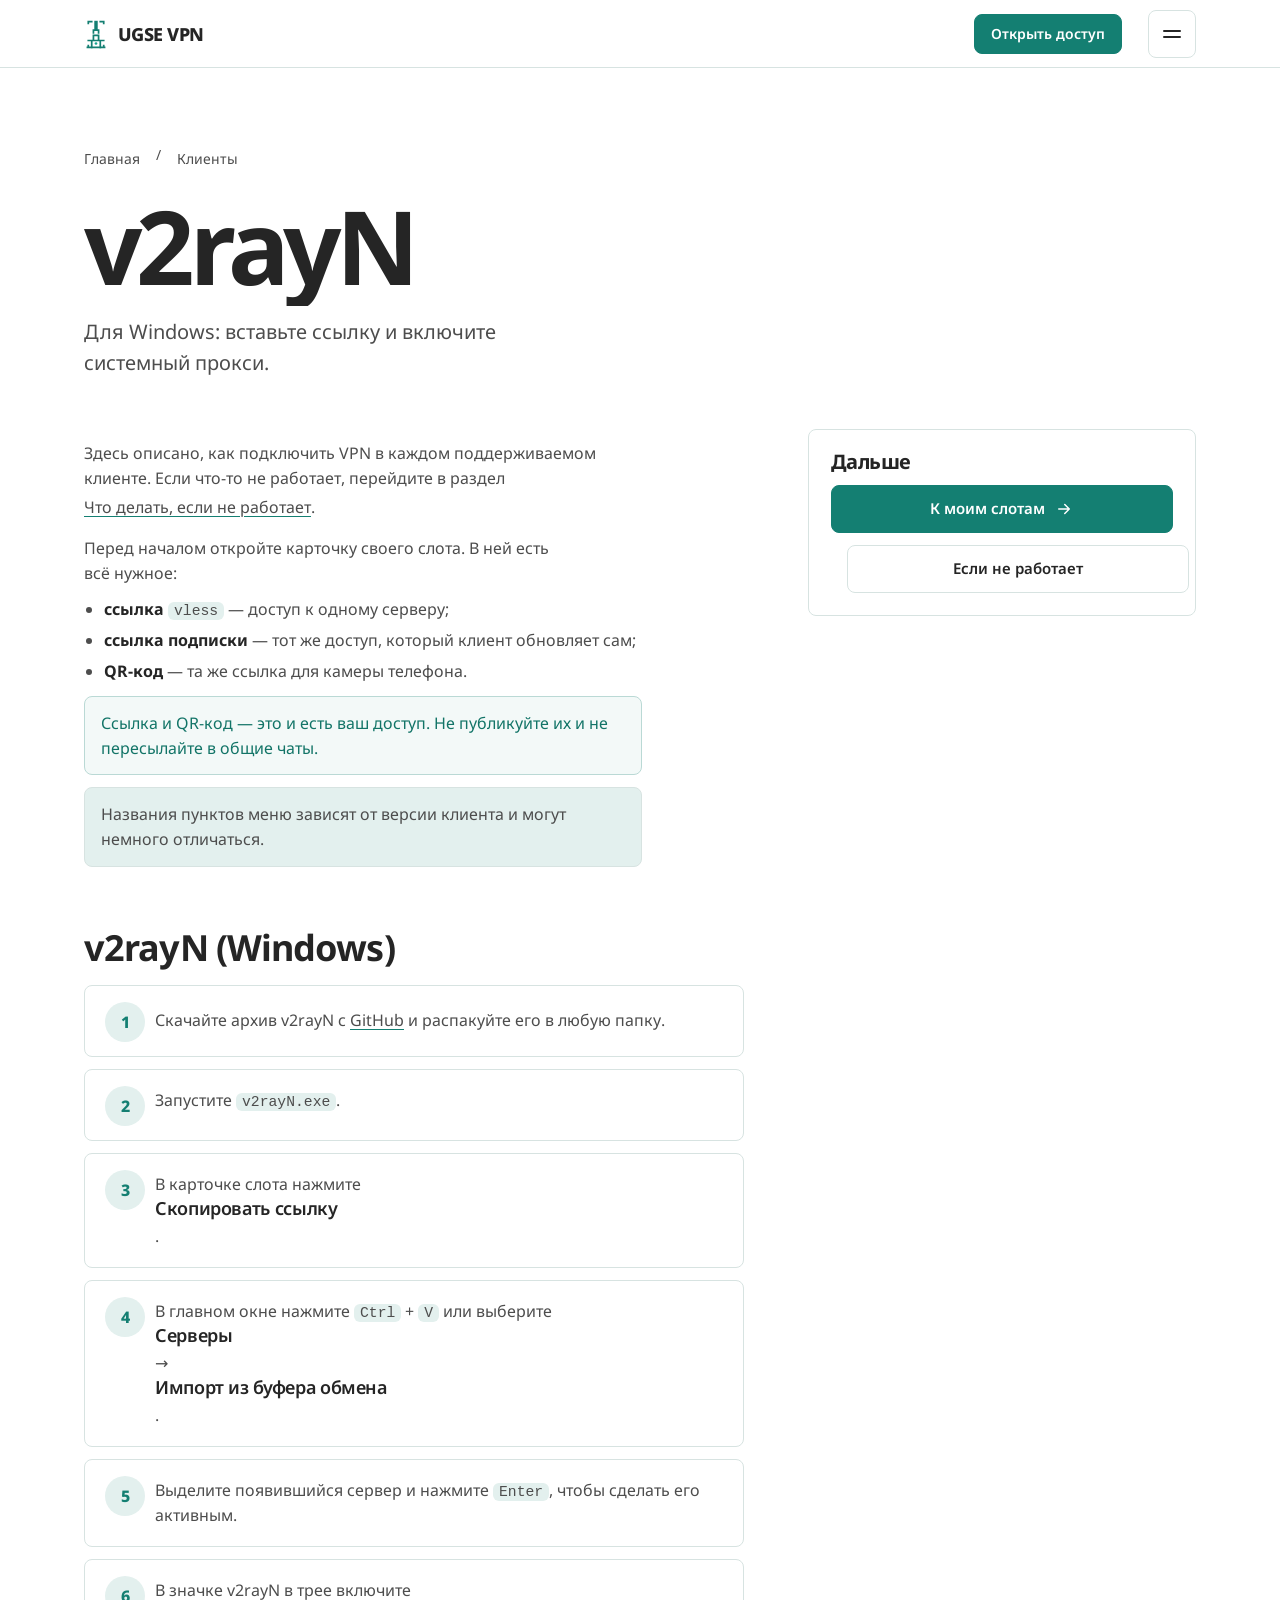
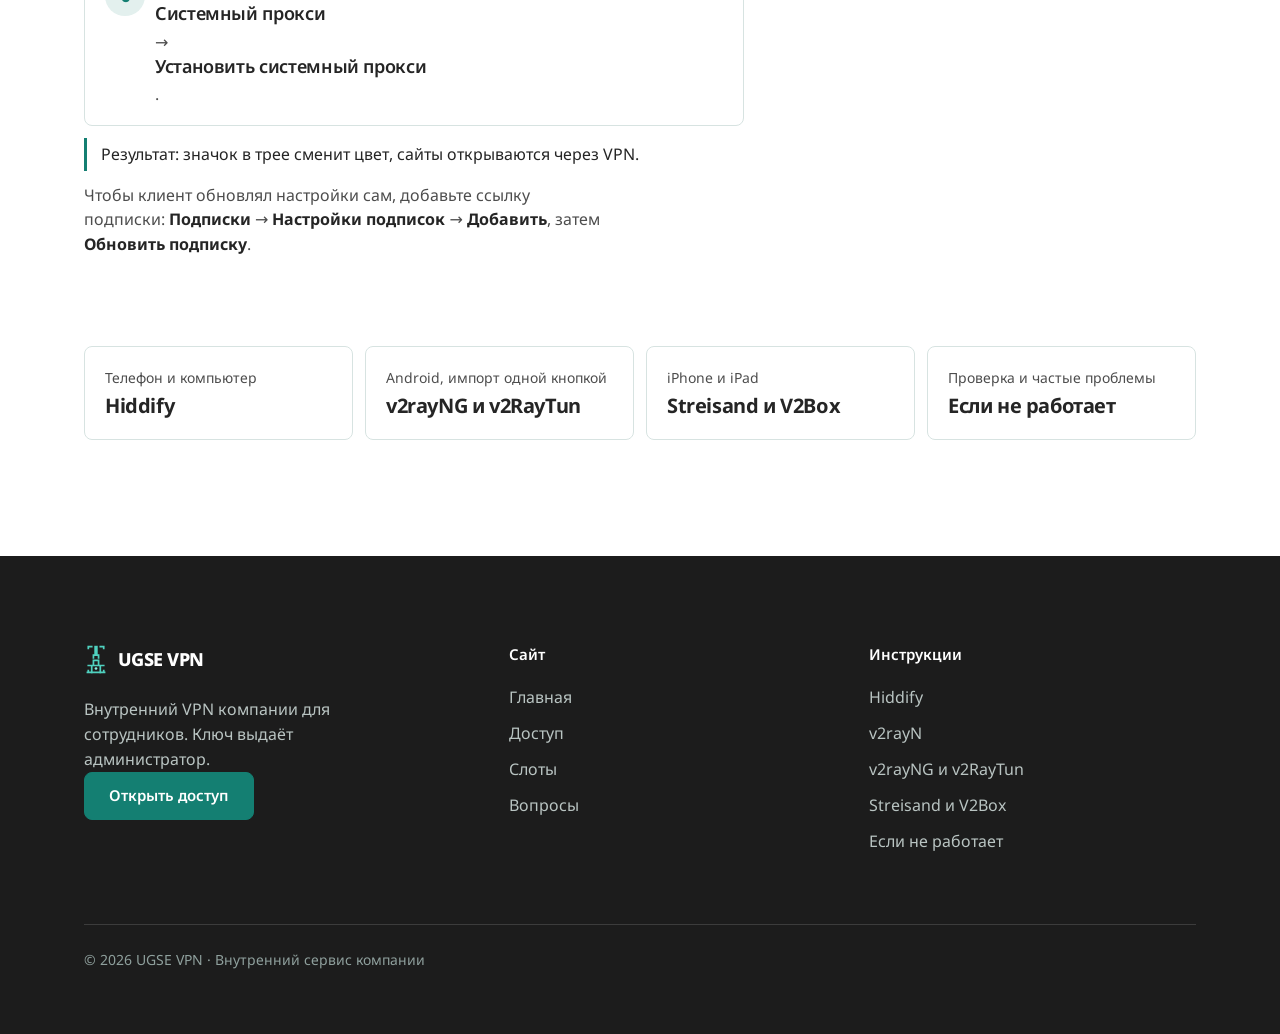
<file: guides/v2rayn.html>
<!doctype html><html lang="ru"><head><meta charset="utf-8"><meta name="viewport" content="width=device-width,initial-scale=1,viewport-fit=cover">
<meta name="robots" content="noindex,nofollow"><title>v2rayN — UGSE VPN</title><meta name="description" content="Для Windows: вставьте ссылку и включите системный прокси."><meta property="og:type" content="website"><meta property="og:site_name" content="UGSE VPN"><meta property="og:title" content="v2rayN — UGSE VPN"><meta property="og:description" content="Для Windows: вставьте ссылку и включите системный прокси."><meta name="application-name" content="UGSE VPN"><meta name="apple-mobile-web-app-title" content="UGSE VPN"><meta name="theme-color" content="#147f72">
<link rel="icon" href="../favicon.svg?v=6b" type="image/svg+xml" title="UGSE VPN"><link rel="icon" href="../assets/img/favicon-32.png?v=6b" sizes="32x32" type="image/png"><link rel="apple-touch-icon" href="../assets/img/apple-touch-icon.png?v=6b" sizes="180x180"><link rel="preload" href="../assets/fonts/noto-sans-cyrillic.woff2" as="font" type="font/woff2" crossorigin>
<link rel="stylesheet" href="../assets/css/site.css?v=6b"></head><body>
<a class="skip" href="#main">К содержимому</a><header class="hdr"><div class="wrap hdr-in"><a class="brand" href="../index.html"><img src="../assets/img/logo.svg?v=6b" alt="" width="24" height="31">UGSE VPN</a>
<div class="hdr-r"><a class="btn btn-pri btn-sm hide-s" href="../access.html">Открыть доступ</a><button class="btn menu-btn" id="menu-open" aria-expanded="false" aria-controls="sheet" aria-label="Меню"><i></i></button></div></div>
<div class="prog" aria-hidden="true"><svg viewBox="0 0 1 2" preserveAspectRatio="none"><line x1="0" y1="1" x2="1" y2="1" pathLength="1"/></svg></div></header>
<div class="sheet" id="sheet" aria-hidden="true" role="dialog" aria-modal="true" aria-label="Меню"><div class="hdr-in"><a class="brand" href="../index.html"><img src="../assets/img/logo.svg?v=6b" alt="" width="24" height="31">UGSE VPN</a>
<button class="btn menu-btn" id="menu-close" aria-label="Закрыть меню">✕</button></div><nav><a href="../index.html"><span>Главная</span></a><a href="../access.html"><span>Доступ</span></a><a href="../slots.html"><span>Слоты</span></a><a href="../guides/hiddify.html"><span>Инструкции</span></a><a href="../index.html#faq"><span>Вопросы</span></a></nav><div class="sheet-sub"><a href="../guides/hiddify.html">Hiddify</a><a href="../guides/v2rayn.html">v2rayN</a><a href="../guides/android.html">v2rayNG и v2RayTun</a><a href="../guides/ios.html">Streisand и V2Box</a><a href="../guides/help.html">Если не работает</a></div></div><main id="main" class="guide"><div class="wrap">
<nav class="crumbs" aria-label="Навигация"><a href="../index.html">Главная</a><span aria-hidden="true">/</span><a href="../index.html#clients">Клиенты</a></nav>
<h1 class="lines"><span class="ln"><span>v2rayN</span></span></h1><p class="lead rv">Для Windows: вставьте ссылку и включите системный прокси.</p>
<div class="g-grid"><div class="g-body"><div class="md md-intro"><p>Здесь описано, как подключить VPN в каждом поддерживаемом клиенте. Если что-то не работает, перейдите в раздел <a href="help.html#что-делать-если-не-работает">Что делать, если не работает</a>.</p>
<p>Перед началом откройте карточку своего слота. В ней есть всё нужное:</p>
<ul class="md-ul"><li><b>ссылка</b> <code>vless</code> — доступ к одному серверу;</li><li><b>ссылка подписки</b> — тот же доступ, который клиент обновляет сам;</li><li><b>QR-код</b> — та же ссылка для камеры телефона.</li></ul>
<p class="callout warn">Ссылка и QR-код — это и есть ваш доступ. Не публикуйте их и не пересылайте в общие чаты.</p>
<p class="callout note">Названия пунктов меню зависят от версии клиента и могут немного отличаться.</p></div><section class="md" aria-labelledby="v2rayn-windows"><h2 id="v2rayn-windows">v2rayN (Windows)</h2><ol class="gsteps"><li><span>Скачайте архив v2rayN с <a href="https://github.com/2dust/v2rayN/releases" target="_blank" rel="noopener">GitHub</a> и распакуйте его в любую папку.</span></li><li><span>Запустите <code>v2rayN.exe</code>.</span></li><li><span>В карточке слота нажмите <b>Скопировать ссылку</b>.</span></li><li><span>В главном окне нажмите <code>Ctrl</code> + <code>V</code> или выберите <b>Серверы</b> → <b>Импорт из буфера обмена</b>.</span></li><li><span>Выделите появившийся сервер и нажмите <code>Enter</code>, чтобы сделать его активным.</span></li><li><span>В значке v2rayN в трее включите <b>Системный прокси</b> → <b>Установить системный прокси</b>.</span></li></ol>
<p class="result">Результат: значок в трее сменит цвет, сайты открываются через VPN.</p>
<p>Чтобы клиент обновлял настройки сам, добавьте ссылку подписки: <b>Подписки</b> → <b>Настройки подписок</b> → <b>Добавить</b>, затем <b>Обновить подписку</b>.</p></section></div>
<aside class="aside"><h2>Дальше</h2><a class="btn btn-pri" href="../slots.html">К моим слотам <svg viewBox="0 0 24 24" fill="none" stroke="currentColor" stroke-width="2" stroke-linecap="round" stroke-linejoin="round" aria-hidden="true"><path d="M5 12h14m-6-6 6 6-6 6"/></svg></a><a class="btn" href="help.html">Если не работает</a></aside></div>
<div class="g-next"><a class="tac" href="hiddify.html"><span>Телефон и компьютер</span><b>Hiddify</b></a><a class="tac" href="android.html"><span>Android, импорт одной кнопкой</span><b>v2rayNG и v2RayTun</b></a><a class="tac" href="ios.html"><span>iPhone и iPad</span><b>Streisand и V2Box</b></a><a class="tac" href="help.html"><span>Проверка и частые проблемы</span><b>Если не работает</b></a></div></div></main><footer class="ftr"><div class="wrap"><div class="ftr-top"><div><a class="brand" href="../index.html"><img src="../assets/img/logo-light.svg?v=6b" alt="" width="24" height="31">UGSE VPN</a><p class="ftr-about">Внутренний VPN компании для сотрудников. Ключ выдаёт администратор.</p><a class="btn btn-pri mag ftr-cta" href="../access.html">Открыть доступ</a></div>
<div><h4>Сайт</h4><ul><li><a href="../index.html">Главная</a></li><li><a href="../access.html">Доступ</a></li><li><a href="../slots.html">Слоты</a></li><li><a href="../index.html#faq">Вопросы</a></li></ul></div>
<div><h4>Инструкции</h4><ul><li><a href="../guides/hiddify.html">Hiddify</a></li><li><a href="../guides/v2rayn.html">v2rayN</a></li><li><a href="../guides/android.html">v2rayNG и v2RayTun</a></li><li><a href="../guides/ios.html">Streisand и V2Box</a></li><li><a href="../guides/help.html">Если не работает</a></li></ul></div></div>
<div class="ftr-bot"><p>© 2026 UGSE VPN · Внутренний сервис компании</p></div></div></footer>
<div class="toast" id="toast" role="status" aria-live="polite"></div><script src="../assets/js/site.js?v=6b" defer></script><script src="../assets/js/tactile.js?v=6b" defer></script></body></html>
</file>
<file: assets/css/site.css>
/* Noto Sans, self-hosted (SIL OFL 1.1, see assets/fonts/OFL.txt) */
@font-face{font-family:"Noto Sans";font-style:normal;font-weight:400 800;font-stretch:100%;font-display:swap;src:url(../fonts/noto-sans-cyrillic.woff2) format("woff2");unicode-range:U+0301, U+0400-045F, U+0490-0491, U+04B0-04B1, U+2116}
@font-face{font-family:"Noto Sans";font-style:normal;font-weight:400 800;font-stretch:100%;font-display:swap;src:url(../fonts/noto-sans-latin.woff2) format("woff2");unicode-range:U+0000-00FF, U+0131, U+0152-0153, U+02BB-02BC, U+02C6, U+02DA, U+02DC, U+0304, U+0308, U+0329, U+2000-206F, U+20AC, U+2122, U+2191, U+2193, U+2212, U+2215, U+FEFF, U+FFFD}
:root{--background:#fff;--foreground:#252525;--muted:#e3f0ee;--muted-foreground:#4d4d4d;--border:#d7e3e1;--primary:#147f72;--primary-hover:#127467;--primary-foreground:#fff;--accent:#147f72;--accent-foreground:#fff;--soft:#bad9d5;--paper:#f3f9f8;--ink:#252525;--ink-2:#1c1c1c;--ink-3:#303030;--card:#fff;--popover:#1c1c1c;--popover-foreground:#fff;--ring:#1aa392;--radius:8px;
--ease:cubic-bezier(.19,1,.22,1);--wipe:cubic-bezier(.76,0,.24,1);--ui:cubic-bezier(0,0,.2,1);--pad:clamp(20px,5vw,64px);--max:1240px;
--font-heading:"Noto Sans",system-ui,sans-serif;--font-sans:"Noto Sans",system-ui,sans-serif}
*,*::before,*::after{box-sizing:border-box}
html{-webkit-text-size-adjust:100%;scroll-padding-top:84px}
body{margin:0;background:var(--background);color:var(--foreground);font:16px/1.55 var(--font-sans);overflow-x:hidden;-webkit-font-smoothing:antialiased}
img,svg{display:block;max-width:100%}
a{color:inherit}
h1,h2,h3{font-family:var(--font-heading);font-weight:700;letter-spacing:-.03em;line-height:1.02;margin:0}
p{margin:0}
.wrap{max-width:var(--max);margin:0 auto;padding:0 var(--pad)}
.skip{position:absolute;left:12px;top:-60px;z-index:100;background:var(--foreground);color:#fff;padding:10px 16px;border-radius:999px;text-decoration:none}
.skip:focus{top:12px}
:focus-visible{outline:2px solid var(--ring);outline-offset:3px;border-radius:8px}
.sr{position:absolute;width:1px;height:1px;overflow:hidden;clip:rect(0 0 0 0);white-space:nowrap}
.muted{color:var(--muted-foreground)}

/* buttons */
.btn{--s:1;--tx:0px;--ty:0px;display:inline-flex;align-items:center;justify-content:center;gap:10px;min-height:48px;padding:0 24px;border-radius:var(--radius);border:1px solid var(--border);background:var(--background);color:var(--foreground);font:600 15px/1 var(--font-sans);text-decoration:none;cursor:pointer;transform:translate(var(--tx),var(--ty)) scale(var(--s));transition:background .2s var(--ui),border-color .2s var(--ui),color .2s var(--ui);-webkit-tap-highlight-color:transparent;user-select:none;white-space:nowrap}
.btn:hover{background:var(--muted)}
.btn-pri{background:var(--primary);color:#fff;border-color:var(--primary)}
.btn-pri:hover{background:var(--primary-hover)}
.btn-acc{background:var(--accent);color:var(--accent-foreground);border-color:var(--accent)}
.btn-acc:hover{background:#127467}
.btn-sm{min-height:40px;padding:0 16px;font-size:14px}
.btn svg{width:18px;height:18px;flex:none}

/* header */
.hdr{position:fixed;inset:0 0 auto;z-index:40;background:rgba(255,255,255,.92);backdrop-filter:saturate(1.4) blur(10px);-webkit-backdrop-filter:saturate(1.4) blur(10px)}
.hdr-in{display:flex;align-items:center;justify-content:space-between;gap:16px;height:68px}
.brand{display:inline-flex;align-items:center;gap:10px;font:800 18px/1 var(--font-heading);letter-spacing:-.03em;text-decoration:none}
.brand img{width:30px;height:30px}
.hdr-r{display:flex;align-items:center;gap:10px}
.menu-btn{width:48px;height:48px;padding:0;border-radius:999px}
.menu-btn i{display:block;width:18px;height:2px;background:currentColor;border-radius:2px;box-shadow:0 6px 0 currentColor;transform:translateY(-3px)}
.prog{position:absolute;left:0;right:0;bottom:0;height:1px;background:var(--border)}
.prog svg{width:100%;height:2px;position:absolute;bottom:0;overflow:visible}
.prog line{stroke:var(--foreground);stroke-width:2;stroke-dasharray:1;stroke-dashoffset:calc(1 - var(--sp,0))}
.hdr .hide-s{display:inline-flex}
@media(max-width:560px){.hdr .hide-s{display:none}}

/* index overlay (Sheet) */
.sheet{position:fixed;inset:0;z-index:60;background:var(--foreground);color:#fff;display:flex;flex-direction:column;padding:0 var(--pad) max(28px,env(safe-area-inset-bottom));clip-path:inset(0 0 100% 0);visibility:hidden;transition:clip-path .7s var(--wipe),visibility 0s .7s}
.sheet.open{clip-path:inset(0 0 0 0);visibility:visible;transition:clip-path .7s var(--wipe)}
.sheet .hdr-in{max-width:var(--max);width:100%;margin:0 auto}
.sheet .brand img{filter:invert(1) hue-rotate(180deg)}
.sheet .menu-btn{background:transparent;color:#fff;border-color:#333}
.sheet nav{flex:1;display:flex;flex-direction:column;justify-content:center;max-width:var(--max);width:100%;margin:0 auto;gap:4px}
.sheet nav a{font:700 clamp(34px,8vw,84px)/1.08 var(--font-heading);letter-spacing:-.04em;text-decoration:none;overflow:hidden;display:block;padding:2px 0}
.sheet nav a span{display:inline-block;transform:translateY(105%);transition:transform 1s var(--ease),color .2s}
.sheet.open nav a span{transform:none}
.sheet nav a:nth-child(2) span{transition-delay:.08s}.sheet nav a:nth-child(3) span{transition-delay:.16s}.sheet nav a:nth-child(4) span{transition-delay:.24s}.sheet nav a:nth-child(5) span{transition-delay:.32s}
.sheet nav a:hover span,.sheet nav a[aria-current] span{color:var(--accent)}
.sheet-sub{display:flex;flex-wrap:wrap;gap:8px 20px;max-width:var(--max);width:100%;margin:0 auto;color:#aaa;font-size:15px}
.sheet-sub a{text-decoration:none;min-height:44px;display:inline-flex;align-items:center}
.sheet-sub a:hover{color:#fff}

/* reveal */
.rv{opacity:0;transform:translateY(16px);transition:opacity .7s var(--ease),transform .7s var(--ease)}
.rv.in{opacity:1;transform:none}
.lines .ln{display:block;overflow:hidden;padding-bottom:.08em;margin-bottom:-.08em}
.lines .ln>span{display:inline-block;transform:translateY(105%);transition:transform 1s var(--ease)}
.lines.in .ln>span{transform:none}
.lines .ln:nth-child(2)>span{transition-delay:.08s}.lines .ln:nth-child(3)>span{transition-delay:.16s}

/* hero */
main{display:block}
.hero{padding:clamp(120px,18vh,180px) 0 clamp(56px,8vw,96px);background:linear-gradient(180deg,#f3f9f8 0%,#f8fbfb 55%,#fff 100%);overflow:hidden}
.surf{--rx:0deg;--ry:0deg;--s:1;--sp:0;--mx:50%;--my:50%;position:relative;perspective:1200px}
.surf-in{transform:rotateX(var(--rx)) rotateY(var(--ry));transform-style:preserve-3d;will-change:transform}
.hero h1{font-size:clamp(44px,11.6vw,176px);letter-spacing:-.045em;line-height:1;padding-bottom:.06em;clip-path:inset(0 0 100% 0);transition:clip-path .9s var(--wipe)}
.hero h1.in{clip-path:inset(-20% -5% -20% -5%)}
.hero h1 .hl{display:block}
.hero h1 .hl+.hl{color:var(--muted-foreground)}
.hero h1 .vpn{position:relative;display:inline-block}
.hero h1 .vpn::after{content:"";position:absolute;left:.02em;right:.02em;bottom:.02em;height:.09em;border-radius:.05em;background:var(--accent);transform-origin:left;transform:scaleX(0);transition:transform .9s var(--wipe) .5s}
.hero h1.in .vpn::after{transform:scaleX(1)}
.sheen{position:absolute;inset:-10% -5%;pointer-events:none;background:radial-gradient(420px circle at var(--mx) var(--my),rgba(20,127,114,.16),transparent 60%);opacity:var(--sp);mix-blend-mode:multiply}
.hero-foot{display:flex;flex-wrap:wrap;align-items:center;justify-content:space-between;gap:20px 32px;margin-top:clamp(28px,4vw,48px)}
.hero-foot p{max-width:440px;font-size:clamp(16px,1.5vw,19px);color:var(--muted-foreground)}

section{padding:clamp(64px,10vw,128px) 0}
.sec-h{font-size:clamp(32px,5vw,64px);max-width:12ch;margin-bottom:clamp(28px,4vw,56px)}

/* process: sticky indicator + steps */
.proc{display:grid;grid-template-columns:minmax(180px,1fr) 2fr;gap:clamp(24px,6vw,96px)}
.proc-ind{position:sticky;top:110px;align-self:start}
.proc-ind ol{list-style:none;margin:0;padding:0;display:grid;gap:6px}
.proc-ind li{display:flex;align-items:center;gap:12px;color:var(--muted-foreground);font-weight:600;transition:color .2s}
.proc-ind li b{width:36px;height:36px;border-radius:999px;border:1px solid var(--border);display:grid;place-items:center;font:700 14px var(--font-heading);transition:background .2s,color .2s,border-color .2s}
.proc-ind li.on{color:var(--foreground)}.proc-ind li.on b{background:var(--accent);border-color:var(--accent);color:#252525}
.steps{display:grid;gap:16px}
.step{position:relative;overflow:hidden;border:1px solid var(--border);border-radius:var(--radius);padding:clamp(24px,3vw,40px);min-height:clamp(200px,26vw,300px);display:flex;flex-direction:column;justify-content:flex-end;gap:10px;cursor:default;-webkit-tap-highlight-color:transparent}
.step h3{font-size:clamp(24px,2.6vw,36px)}
.step p{color:var(--muted-foreground);max-width:46ch}
.step .n{position:absolute;top:clamp(20px,3vw,32px);right:clamp(20px,3vw,32px);font:800 clamp(56px,7vw,96px)/1 var(--font-heading);letter-spacing:-.05em;color:var(--muted)}
.ink{position:absolute;border-radius:50%;pointer-events:none;width:20px;height:20px;margin:-10px 0 0 -10px;border:2px solid var(--accent);opacity:.9;animation:ink .7s var(--ui) forwards}
@keyframes ink{to{transform:scale(28);opacity:0}}

/* clients swipe-snap */
.cl-row{display:grid;grid-auto-flow:column;grid-auto-columns:minmax(250px,1fr);gap:16px;overflow-x:auto;scroll-snap-type:x mandatory;padding:4px var(--pad) 16px;margin:0 calc(var(--pad)*-1);scrollbar-width:none;overscroll-behavior-x:contain}
.cl-row::-webkit-scrollbar{display:none}
.cl{scroll-snap-align:start;scroll-margin-left:var(--pad)}
.tac{--rx:0deg;--ry:0deg;--s:1;--sp:0;--mx:50%;--my:50%;position:relative;transform:perspective(900px) rotateX(var(--rx)) rotateY(var(--ry)) scale(var(--s));transform-style:preserve-3d}
.tac::after{content:"";position:absolute;inset:0;border-radius:inherit;pointer-events:none;background:radial-gradient(280px circle at var(--mx) var(--my),rgba(20,127,114,.13),transparent 65%);opacity:var(--sp)}
.cl a{display:flex;flex-direction:column;gap:14px;min-height:240px;height:100%;padding:24px;border:1px solid var(--border);border-radius:var(--radius);background:var(--card);text-decoration:none;transition:border-color .2s var(--ui)}
.cl a:hover{border-color:#9fc9c3}
.cl .ic{width:52px;height:52px;border-radius:14px;background:var(--muted);display:grid;place-items:center}
.cl .ic svg{width:26px;height:26px}
.cl h3{font-size:24px;margin-top:auto}
.cl p{color:var(--muted-foreground);font-size:15px}
.cl .go{display:inline-flex;align-items:center;gap:6px;font-weight:600;font-size:15px}
.rowctl{display:flex;gap:8px;justify-content:flex-end;margin-top:8px}
@media(min-width:1100px){.cl-row{grid-auto-flow:row;grid-template-columns:repeat(4,1fr);overflow:visible;margin:0;padding:4px 0 0}.rowctl{display:none}}

/* faq */
.faq{display:grid;grid-template-columns:1fr 1.6fr;gap:clamp(24px,6vw,96px);align-items:start}
.faq .sec-h{margin-bottom:24px}
.field{position:relative}
.field svg{position:absolute;left:16px;top:50%;width:18px;height:18px;transform:translateY(-50%);color:var(--muted-foreground);pointer-events:none}
.input{width:100%;min-height:52px;border-radius:12px;border:1px solid var(--border);background:var(--background);padding:0 16px 0 46px;font:16px var(--font-sans);color:var(--foreground);box-shadow:0 1px 2px rgba(0,0,0,.04);transition:border-color .2s}
.input:focus{outline:none;border-color:var(--foreground);box-shadow:0 0 0 3px rgba(20,127,114,.25)}
.qa{border-top:1px solid var(--border)}
.qa details{border-bottom:1px solid var(--border)}
.qa summary{list-style:none;cursor:pointer;display:flex;justify-content:space-between;align-items:center;gap:16px;padding:22px 0;font:600 clamp(17px,1.6vw,20px)/1.3 var(--font-heading);letter-spacing:-.02em;min-height:44px}
.qa summary::-webkit-details-marker{display:none}
.qa summary i{flex:none;width:28px;height:28px;border-radius:999px;border:1px solid var(--border);position:relative;transition:transform .35s var(--ease),background .2s}
.qa summary i::before,.qa summary i::after{content:"";position:absolute;left:50%;top:50%;width:10px;height:2px;margin:-1px 0 0 -5px;background:currentColor;border-radius:2px}
.qa summary i::after{transform:rotate(90deg)}
.qa details[open] summary i{transform:rotate(45deg);background:var(--accent);border-color:var(--accent)}
.qa .ans{color:var(--muted-foreground);padding:0 44px 22px 0;max-width:60ch}
.qa details[hidden]{display:none}
.qa-empty{padding:22px 0;color:var(--muted-foreground)}

/* cta */
.cta{position:relative;overflow:hidden;border-radius:calc(var(--radius) + 6px);color:#fff;padding:clamp(40px,7vw,96px) clamp(24px,5vw,72px);background:#252525}
.cta::before{content:"";position:absolute;inset:0;background:radial-gradient(600px 400px at 85% 20%,rgba(20,127,114,.55),transparent 60%),radial-gradient(500px 500px at 10% 110%,rgba(20,127,114,.25),transparent 60%),repeating-linear-gradient(115deg,rgba(255,255,255,.04) 0 2px,transparent 2px 14px)}
.cta::after{content:"";position:absolute;inset:0;background:linear-gradient(90deg,rgba(0,0,0,.55),rgba(0,0,0,.1))}
.cta>*{position:relative;z-index:1}
.cta h2{font-size:clamp(34px,6vw,80px);max-width:11ch;margin-bottom:28px}

/* footer */
.ftr{padding:clamp(48px,7vw,88px) 0 max(clamp(24px,5vw,64px),env(safe-area-inset-bottom));border-top:1px solid var(--border);margin-top:clamp(48px,8vw,96px)}
.ftr-top{display:grid;grid-template-columns:1.2fr 1fr 1fr;gap:32px}
.ftr-top p{color:var(--muted-foreground);max-width:32ch}
.ftr h4{margin:0 0 10px;font:600 15px var(--font-heading)}
.ftr ul{list-style:none;margin:0;padding:0}
.ftr li a{display:inline-flex;min-height:36px;align-items:center;text-decoration:none;color:var(--muted-foreground);transition:color .2s}
.ftr li a:hover{color:var(--foreground)}
.wordmark{font:800 clamp(52px,15vw,236px)/1.15 var(--font-heading);letter-spacing:-.06em;margin-top:clamp(32px,5vw,64px);padding-bottom:.14em;white-space:nowrap;color:var(--foreground)}
.wordmark span{color:var(--accent)}
@supports (animation-timeline:view()){.wordmark{animation:wm linear both;animation-timeline:view();animation-range:entry 0% cover 40%}@keyframes wm{from{opacity:.15}to{opacity:1}}}
@media(max-width:760px){.ftr-top{grid-template-columns:1fr 1fr}.ftr-top>div:first-child{grid-column:1/-1}}

/* toast (floating-ui: solid surface, bottom centre, 400ms) */
.toast{position:fixed;left:50%;bottom:max(20px,calc(env(safe-area-inset-bottom) + 12px));z-index:90;max-width:min(288px,calc(100vw - 16px));background:var(--popover);color:var(--popover-foreground);padding:12px 18px;border-radius:12px;box-shadow:0 0 0 1px rgba(255,255,255,.08),0 12px 32px rgba(0,0,0,.22);font:500 14px/20px var(--font-sans);opacity:0;transform:translate(-50%,8px) scale(.96);transition:opacity .4s var(--ui),transform .4s var(--ease);pointer-events:none}
.toast.on{opacity:1;transform:translate(-50%,0) scale(1)}

/* preloader */
.pl{position:fixed;inset:0;z-index:100;background:#f3f9f8;display:grid;place-items:center;transition:clip-path .7s var(--wipe);clip-path:inset(0 0 0 0)}
.pl.out{clip-path:inset(0 0 100% 0)}
.pl-in{display:grid;justify-items:center;gap:22px}
.pl svg{width:96px;height:96px;overflow:visible}
.pl svg .a1,.pl svg .a2{fill:none;stroke:#252525;stroke-width:7;stroke-linecap:round;stroke-dasharray:1;stroke-dashoffset:1}
.pl .a1{animation:draw .8s var(--ease) forwards}.pl .a2{animation:draw .8s var(--ease) .2s forwards}
.pl .dot{fill:var(--accent);opacity:0;transform:translateY(22px);animation:rise .6s var(--ease) .75s forwards}
.pl .wm{font:800 22px var(--font-heading);letter-spacing:-.03em;filter:blur(8px);opacity:0;transform:scale(.96);animation:mat .8s var(--ease) .35s forwards}
@keyframes draw{to{stroke-dashoffset:0}}@keyframes rise{to{opacity:1;transform:none}}@keyframes mat{to{filter:none;opacity:1;transform:none}}
.pl.quick .a1,.pl.quick .a2,.pl.quick .dot,.pl.quick .wm{animation-duration:.3s;animation-delay:0s}

/* access */
.gate{min-height:100svh;display:grid;place-items:center;padding:96px var(--pad) 48px;background:linear-gradient(180deg,#f3f9f8,#fff 70%)}
.gate-card{width:100%;max-width:440px;background:var(--card);border:1px solid var(--border);border-radius:calc(var(--radius) + 4px);padding:clamp(24px,5vw,40px);box-shadow:0 24px 60px -24px rgba(37,37,37,.18)}
.gate-card .glyph{width:56px;height:56px;margin-bottom:22px;transition:transform .6s var(--wipe)}
.gate-card .glyph circle{transition:transform .5s var(--wipe)}.gate-card.ok .glyph circle{transform:translateY(-14px)}
.gate-card.shake{animation:shake .4s var(--ui)}
@keyframes shake{25%{transform:translateX(-6px)}50%{transform:translateX(5px)}75%{transform:translateX(-3px)}}
.gate-card h1{font-size:clamp(30px,6vw,40px);margin-bottom:8px}
.gate-card>p{color:var(--muted-foreground);margin-bottom:24px}
.pw{position:relative}
.pw .input{padding:0 56px 0 16px;font-size:17px}
.pw .eye{position:absolute;right:4px;top:4px;width:44px;height:44px;border:0;background:none;border-radius:10px;display:grid;place-items:center;cursor:pointer;color:var(--muted-foreground)}
.pw .eye:hover{color:var(--foreground)}
.pw .eye svg{width:20px;height:20px}
.chk{display:flex;align-items:center;gap:12px;margin:18px 0 22px;min-height:44px;cursor:pointer;user-select:none}
.chk input{appearance:none;width:22px;height:22px;border:1.5px solid #9fb3b0;border-radius:6px;margin:0;display:grid;place-items:center;cursor:pointer;transition:background .2s,border-color .2s;flex:none}
.chk input:checked{background:var(--foreground);border-color:var(--foreground)}
.chk input:checked::after{content:"";width:6px;height:11px;border:solid #fff;border-width:0 2px 2px 0;transform:translateY(-1px) rotate(45deg)}
.gate-card .btn{width:100%}
.err{min-height:22px;margin-top:12px;font-size:14px;color:#b42318}
.gate-alt{margin-top:22px;padding-top:18px;border-top:1px solid var(--border);font-size:14px;color:var(--muted-foreground)}
.gate-alt a{font-weight:600;color:var(--foreground)}

/* dashboard */
.dash{padding:clamp(104px,14vh,140px) 0 0}
.dash-top{display:flex;flex-wrap:wrap;align-items:flex-end;justify-content:space-between;gap:16px 24px;margin-bottom:clamp(28px,4vw,48px)}
.dash-top h1{font-size:clamp(40px,7vw,96px);letter-spacing:-.05em}
.dash-top p{color:var(--muted-foreground);margin-top:10px;max-width:46ch}
.grid{display:grid;grid-template-columns:repeat(auto-fill,minmax(min(100%,268px),1fr));gap:16px}
.slot{border:1px solid var(--border);border-radius:calc(var(--radius) + 2px);background:var(--card);padding:16px;display:flex;flex-direction:column;gap:12px}
.slot-h{display:flex;align-items:center;justify-content:space-between;gap:10px;padding:2px 2px 0}
.slot-h h2{font-size:22px;letter-spacing:-.03em}
.slot-h .n{font:800 14px var(--font-heading);width:32px;height:32px;border-radius:999px;background:var(--muted);display:grid;place-items:center}
.qr{position:relative;border-radius:12px;background:#fff;border:1px solid var(--border);aspect-ratio:1;display:grid;place-items:center;overflow:hidden;padding:0;cursor:zoom-in;width:100%}
.qr img{width:100%;height:100%;image-rendering:pixelated;object-fit:contain}
.acts{display:grid;grid-template-columns:1fr 1fr;gap:8px}
.acts .btn{width:100%;padding:0 10px;font-size:14px;min-height:44px}
.acts .wide{grid-column:1/-1}
.deep{display:grid;grid-template-columns:repeat(3,1fr);gap:6px;padding-top:12px;border-top:1px solid var(--border)}
.deep .btn{min-height:44px;padding:0 6px;font-size:13px;border-radius:12px}
.dash-help{display:flex;flex-wrap:wrap;gap:10px;margin-top:clamp(32px,5vw,56px);align-items:center}
.dash-help b{font:600 17px var(--font-heading);margin-right:6px}
.empty{padding:48px;border:1px dashed var(--border);border-radius:var(--radius);text-align:center;color:var(--muted-foreground)}

/* QR dialog */
dialog.qd{border:0;padding:0;background:transparent;max-width:calc(100vw - 32px)}
dialog.qd::backdrop{background:rgba(37,37,37,.6)}
.qd-in{background:#fff;border-radius:18px;padding:20px;width:min(420px,calc(100vw - 32px));display:grid;gap:14px}
.qd-in img{width:100%;image-rendering:pixelated;border-radius:8px}
.qd-in .row{display:flex;justify-content:space-between;align-items:center;gap:12px}
.qd-in h3{font-size:22px}
dialog.qd[open] .qd-in{animation:pop .15s var(--ui)}
@keyframes pop{from{opacity:0;transform:scale(.96)}}

/* guide pages */
.guide{padding:clamp(112px,16vh,160px) 0 0}
.crumbs{display:flex;flex-wrap:wrap;gap:6px 10px;color:var(--muted-foreground);font-size:14px;margin-bottom:20px}
.crumbs a{text-decoration:none}.crumbs a:hover{color:var(--foreground)}
.guide h1{font-size:clamp(40px,8vw,112px);letter-spacing:-.055em;max-width:12ch}
.guide .lead{font-size:clamp(17px,1.6vw,20px);color:var(--muted-foreground);max-width:52ch;margin:18px 0 28px}
.g-grid{display:grid;grid-template-columns:minmax(0,1.7fr) minmax(240px,1fr);gap:clamp(24px,5vw,72px);margin-top:clamp(36px,5vw,64px);align-items:start}
.gsteps{list-style:none;margin:0;padding:0;counter-reset:s;display:grid;gap:12px}
.gsteps li{counter-increment:s;position:relative;border:1px solid var(--border);border-radius:var(--radius);padding:22px 22px 22px 76px;min-height:84px}
.gsteps li::before{content:counter(s);position:absolute;left:20px;top:20px;width:40px;height:40px;border-radius:999px;background:var(--muted);display:grid;place-items:center;font:800 16px var(--font-heading)}
.gsteps li:last-child::before{background:var(--accent)}
.gsteps b{display:block;font:600 18px/1.3 var(--font-heading);letter-spacing:-.02em;margin-bottom:4px}
.gsteps span{color:var(--muted-foreground)}
.gsteps code,.qa code{font:500 .92em ui-monospace,SFMono-Regular,Menlo,monospace;background:var(--muted);padding:1px 6px;border-radius:6px;word-break:break-word}
.aside{position:sticky;top:100px;border:1px solid var(--border);border-radius:var(--radius);padding:22px;display:grid;gap:12px}
.aside h2{font-size:20px}
.aside .btn{width:100%}
.g-next{display:grid;grid-template-columns:repeat(auto-fill,minmax(min(100%,220px),1fr));gap:12px;margin-top:clamp(48px,6vw,80px)}
.g-next a{display:flex;flex-direction:column;gap:4px;border:1px solid var(--border);border-radius:var(--radius);padding:20px;text-decoration:none;transition:border-color .2s}
.g-next a:hover{border-color:#9fc9c3}
.g-next a span{color:var(--muted-foreground);font-size:14px}
.g-next a b{font:700 20px var(--font-heading);letter-spacing:-.02em}

/* 404 / error */
.lost{min-height:88svh;display:grid;place-items:center;text-align:center;padding:100px var(--pad) 48px;background:linear-gradient(180deg,#f3f9f8,#fff 70%)}
.lost-in{width:100%;max-width:560px;display:grid;justify-items:center;gap:18px}
.num{font:800 clamp(80px,22vw,240px)/.9 var(--font-heading);letter-spacing:-.07em;display:flex;align-items:center;transform:scale(1.06);opacity:0;transition:transform 1.1s cubic-bezier(.22,.61,.36,1),opacity 1.1s cubic-bezier(.22,.61,.36,1)}
.num.in{transform:none;opacity:1}
.num .o{width:.78em;height:.78em;margin:0 .02em;transition:transform .6s var(--wipe)}
.num .o circle{transition:transform .5s var(--wipe)}.num:hover .o circle{transform:translateY(-14px)}
.lost h1{font-size:clamp(26px,4vw,40px)}
.lost p{color:var(--muted-foreground);max-width:40ch}
.near{width:100%;text-align:left;display:grid;gap:10px;margin-top:8px}
.near ul{list-style:none;margin:0;padding:0;border:1px solid var(--border);border-radius:12px;overflow:hidden;background:#fff}
.near li a{position:relative;display:flex;justify-content:space-between;align-items:center;gap:12px;min-height:52px;padding:0 16px;text-decoration:none;border-top:1px solid var(--border);overflow:hidden}
.near li:first-child a{border-top:0}
.near li a::before{content:"";position:absolute;inset:0;background:radial-gradient(160px circle at var(--hx,50%) 50%,rgba(20,127,114,.14),transparent 70%);opacity:0;transition:opacity .2s}
.near li a:hover::before,.near li a:focus-visible::before{opacity:1}
.near li a span{color:var(--muted-foreground);font-size:14px;position:relative}
.near li a b{position:relative;font-weight:600}
.near li[hidden]{display:none}

@media(max-width:860px){.proc,.faq,.g-grid{grid-template-columns:1fr}.proc-ind{position:static}.proc-ind ol{grid-auto-flow:column;justify-content:start;gap:16px}.proc-ind li span{display:none}.aside{position:static}}
@media(max-width:420px){.deep .btn{font-size:12.5px}.hero-foot .btn{width:100%}}

@media(prefers-reduced-motion:reduce){
 *,*::before,*::after{animation:none!important;transition-property:color,background-color,border-color,opacity!important;transition-duration:.01s!important}
 .rv,.lines .ln>span,.num{opacity:1!important;transform:none!important}
 .hero h1{clip-path:none!important}
 .sheet nav a span{transform:none!important}
 .pl{display:none!important}
 .tac,.surf-in,.btn{transform:none!important}
 .wordmark{opacity:1!important;transform:none!important}
}

/* guide markdown */
.g-body{display:grid;gap:clamp(32px,4vw,48px);min-width:0}
.md h2{font-size:clamp(26px,3vw,36px);margin-bottom:18px}
.md h3{font-size:20px;margin:28px 0 10px;letter-spacing:-.02em}
.md p{color:var(--muted-foreground);margin:12px 0;max-width:62ch}
.md p b,.md li b{color:var(--foreground)}
.md a{text-decoration-color:var(--accent);text-underline-offset:3px}
.md .gsteps li{padding:18px 18px 18px 70px;min-height:72px}
.md .gsteps li::before{top:16px}
.md .gsteps li:last-child::before{background:var(--muted)}
.md-ul{padding-left:20px;margin:10px 0;color:var(--muted-foreground)}.md-ul li{margin:6px 0}
.result{border-left:3px solid var(--accent);padding:4px 0 4px 14px;color:var(--foreground)!important}
.callout{border:1px solid var(--border);border-radius:12px;padding:14px 16px;background:var(--muted)}
.callout.warn{border-color:#bad9d5;background:#f3f9f8;color:#127467!important}
.tbl{overflow-x:auto;border:1px solid var(--border);border-radius:12px}
table{border-collapse:collapse;width:100%;font-size:15px;min-width:420px}
th,td{text-align:left;padding:12px 14px;border-top:1px solid var(--border);vertical-align:top}
thead th{border-top:0;background:var(--muted);font:600 14px var(--font-heading)}
.md code{font:500 .92em ui-monospace,SFMono-Regular,Menlo,monospace;background:var(--muted);padding:1px 6px;border-radius:6px;word-break:break-word}
.g-grid>*{min-width:0}@media(max-width:860px){.g-grid{grid-template-columns:minmax(0,1fr)}}
.g-body{grid-template-columns:minmax(0,1fr)}
.sec-h+.sec-d{margin:calc(clamp(28px,4vw,56px)*-1 + 14px) 0 clamp(28px,4vw,48px);color:var(--muted-foreground);font-size:clamp(16px,1.4vw,18px);max-width:48ch}
.cta-d{color:#d6d6d6;font-size:clamp(16px,1.4vw,19px);margin:-12px 0 28px;max-width:40ch}
@media(min-width:1100px){.cl-row{grid-template-columns:repeat(5,1fr)}}
.faq .sec-h+.sec-d{margin:-8px 0 20px}


/* ===== Uralgeology theme: blocks ===== */
h1,h2,h3{letter-spacing:-.025em}
.btn-lg{min-height:56px;padding:0 28px;font-size:16px}
.menu-btn{border-radius:var(--radius)}
.hdr{background:rgba(255,255,255,.94)}
.prog line{stroke:var(--primary)}
.sheet{background:var(--ink-2)}
.sheet nav a:hover span,.sheet nav a[aria-current] span{color:#1aa392}
.sheet .brand img{filter:none}
/* hero: live contour map */
.hero{position:relative;min-height:min(92svh,860px);display:flex;align-items:center;padding:clamp(110px,16vh,150px) 0 clamp(56px,8vw,96px);background:var(--paper);overflow:hidden;isolation:isolate}
.hero canvas,.hero-poster{position:absolute;inset:0;width:100%;height:100%;z-index:-1}
.hero-poster{fill:none;stroke:var(--primary);stroke-width:1.2;opacity:.35}
.hero.live .hero-poster{display:none}
.hero::after{content:"";position:absolute;inset:0;z-index:-1;background:linear-gradient(90deg,var(--paper) 18%,rgba(243,249,248,.75) 45%,rgba(243,249,248,0) 75%);pointer-events:none}
.hero-in{width:100%}
.hero h1{font-size:clamp(42px,9.6vw,148px);letter-spacing:-.04em;line-height:1.02;font-weight:800;clip-path:none}
.hero h1 .vpn{color:var(--primary);position:static;display:inline}
.hero h1 .vpn::after{display:none}
.hero-d{max-width:460px;font-size:clamp(17px,1.5vw,20px);color:var(--muted-foreground);margin:clamp(20px,3vw,32px) 0 28px}
@media(max-width:760px){.hero::after{background:linear-gradient(180deg,var(--paper) 30%,rgba(243,249,248,.6) 70%,rgba(243,249,248,.2))}.hero{min-height:auto}.hero .btn-lg{width:100%}}

/* scroll-draw helper */
[data-draw] svg path{stroke-dasharray:1;stroke-dashoffset:calc(1 - var(--d,0))}

/* process: horizontal timeline */
.tl-wrap{position:relative;--d:0}
.tl-line,.tl-vline{position:absolute;fill:none;stroke:var(--primary);stroke-width:2;vector-effect:non-scaling-stroke}
.tl-line{left:0;right:0;top:10px;width:100%;height:40px}
.tl-vline{display:none}
.tl{list-style:none;margin:0;padding:0;display:grid;grid-template-columns:repeat(3,1fr);gap:clamp(16px,3vw,40px);position:relative}
.ms{position:relative;overflow:hidden;padding:72px 4px 8px;border-radius:var(--radius)}
.ms-dot{position:absolute;left:4px;top:20px;width:22px;height:22px;border-radius:50%;background:#fff;border:2px solid var(--primary);box-shadow:0 0 0 6px var(--background)}
.ms:first-child .ms-dot{background:var(--primary)}
.ms-n{position:absolute;right:4px;top:0;font:800 clamp(72px,9vw,128px)/1 var(--font-heading);color:var(--muted);letter-spacing:-.05em;z-index:-1;transform:translateY(var(--py,0))}
.ms h3{font-size:clamp(22px,2.2vw,30px);margin-bottom:10px}
.ms p{color:var(--muted-foreground);max-width:34ch}
@media(max-width:860px){.tl{grid-template-columns:1fr;gap:28px;padding-left:44px}.tl-line{display:none}.tl-vline{display:block;left:0;top:0;width:40px;height:100%}.ms{padding:6px 0 4px}.ms-dot{left:-35px;top:8px}.ms-n{font-size:64px;top:-6px}}

/* app cards: colour-blocked bento */
.sec-paper{background:var(--paper)}
.apps{display:grid;grid-template-columns:repeat(6,1fr);grid-auto-rows:minmax(200px,auto);gap:16px}
.app{grid-column:span 3;position:relative;overflow:hidden;display:flex;flex-direction:column;justify-content:flex-end;gap:14px;padding:clamp(22px,2.6vw,32px);border-radius:var(--radius);text-decoration:none;min-height:220px;border:1px solid transparent;transition:border-color .2s var(--ui)}
.app.big{grid-row:span 2;min-height:456px}
.app .ic{position:absolute;top:clamp(22px,2.6vw,32px);left:clamp(22px,2.6vw,32px);width:52px;height:52px;border-radius:var(--radius);display:grid;place-items:center;background:rgba(255,255,255,.7)}
.app .ic svg{width:26px;height:26px}
.app h3{font-size:clamp(22px,2.2vw,30px);margin-bottom:6px}
.app.big h3{font-size:clamp(30px,3.6vw,48px)}
.app p{max-width:36ch;opacity:.86}
.app .go{position:absolute;right:clamp(18px,2.4vw,28px);bottom:clamp(18px,2.4vw,28px);width:44px;height:44px;border-radius:var(--radius);display:grid;place-items:center;background:rgba(255,255,255,.85);color:var(--ink);transition:transform .35s var(--ease)}
.app:hover .go{transform:translateX(4px)}
.app .go svg{width:20px;height:20px}
.app-t{padding-right:56px}
.app-topo{position:absolute;right:-10px;top:-10px;width:70%;height:80%;fill:none;stroke:currentColor;stroke-width:1.2;opacity:.28;pointer-events:none}
.c-teal{background:var(--primary);color:#fff}.c-teal .ic{background:rgba(255,255,255,.16);color:#fff}
.c-mint{background:var(--muted);color:var(--ink)}
.c-soft{background:var(--soft);color:var(--ink)}
.c-paper{background:#fff;color:var(--ink);border-color:var(--border)}
.c-ink{background:var(--ink);color:#fff}.c-ink .ic{background:rgba(255,255,255,.1);color:#fff}
.c-ink .app-topo{stroke:#1aa392;opacity:.45}
.app.tac::after{background:radial-gradient(320px circle at var(--mx) var(--my),rgba(255,255,255,.22),transparent 65%)}
@media(max-width:860px){.apps{grid-template-columns:1fr 1fr}.app{grid-column:span 1}.app.big{grid-column:1/-1;grid-row:auto;min-height:300px}}
@media(max-width:560px){.apps{grid-template-columns:1fr}.app{min-height:190px}}

/* FAQ */
.faq-side{position:sticky;top:100px;align-self:start}
.faq-topo{position:absolute;left:-40px;top:-60px;width:340px;height:260px;fill:none;stroke:var(--primary);stroke-width:1.1;opacity:.22;z-index:-1;pointer-events:none}
.faq{position:relative;isolation:isolate}
.qa details[open] summary i{background:var(--primary);border-color:var(--primary);color:#fff}
.qa summary{transition:color .2s}.qa summary:hover{color:var(--primary)}
@media(max-width:860px){.faq-side{position:relative;top:0}}

/* CTA: card floating over footer edge, blur-materialize */
.cta-sec{padding:clamp(48px,7vw,96px) 0 0;position:relative;z-index:2;margin-bottom:-120px}
.cta{max-width:880px;margin:0 auto;text-align:center;background:#fff;color:var(--ink);border:1px solid var(--border);box-shadow:0 30px 70px -30px rgba(20,127,114,.35);padding:clamp(40px,6vw,80px) clamp(24px,5vw,64px)}
.cta::before,.cta::after{display:none}
.cta h2{margin:0 auto 14px;max-width:none;font-size:clamp(32px,5vw,64px)}
.cta-d{color:var(--muted-foreground);margin:0 auto 28px}
.cta-topo{position:absolute;inset:0;width:100%;height:100%;fill:none;stroke:var(--primary);stroke-width:1.1;opacity:.18;z-index:0!important}
.cta>*:not(.cta-topo){position:relative;z-index:1}
.bm{filter:blur(8px);transform:scale(.96);opacity:0;transition:filter .6s cubic-bezier(.32,.72,0,1),transform .6s cubic-bezier(.32,.72,0,1),opacity .6s}
.bm.in{filter:none;transform:none;opacity:1}

/* dark footer */
.ftr{background:var(--ink-2);color:#fff;border-top:0;margin-top:0}
main+.ftr,.cta-sec~.ftr{padding-top:clamp(48px,7vw,88px)}
body:has(.cta-sec) .ftr{padding-top:calc(120px + clamp(40px,5vw,64px))}
.ftr .brand img{background:#fff;border-radius:6px;padding:2px}
.ftr-top p,.ftr li a{color:#b9c4c2}
.ftr li a:hover{color:#fff}
.ftr-cta{margin-top:18px}
.wordmark{color:var(--ink-3)}.wordmark span{color:var(--primary)}

/* preloader: strata settle, mark assembles, wipe */
.pl{background:var(--paper)}
.strata{position:absolute;left:0;right:0;bottom:0;height:46%;display:flex;flex-direction:column-reverse}
.strata i{flex:1;transform-origin:bottom;opacity:0;transform:scale(1.06) translateY(30%);animation:settle 1.1s cubic-bezier(.22,.61,.36,1) forwards}
.strata i:nth-child(1){background:var(--ink-2);animation-delay:0s}.strata i:nth-child(2){background:var(--primary);animation-delay:.12s}.strata i:nth-child(3){background:var(--soft);animation-delay:.24s}.strata i:nth-child(4){background:var(--muted);animation-delay:.36s}
@keyframes settle{to{opacity:1;transform:none}}
.pl-in{position:relative;transform:translateY(-12vh)}
.pl svg .a1,.pl svg .a2{stroke:var(--ink)}.pl .a2{stroke:var(--primary)!important}
.pl .dot{fill:#1aa392}
.pl.quick .strata i{animation-duration:.3s;animation-delay:0s}

/* gate / slots / guides accents */
.gate,.lost{background:linear-gradient(180deg,var(--paper),#fff 70%)}
.slot-h .n{background:var(--muted);color:var(--primary)}
.btn-acc{background:var(--primary);color:#fff;border-color:var(--primary)}.btn-acc:hover{background:var(--primary-hover)}
.deep .btn-pri{background:var(--ink);border-color:var(--ink)}
.gsteps li::before{background:var(--muted);color:var(--primary)}
.gsteps li:last-child::before{background:var(--primary);color:#fff}
.md .gsteps li:last-child::before{background:var(--muted);color:var(--primary)}
.chk input:checked{background:var(--primary);border-color:var(--primary)}
.err{color:#b42318}
.proc-ind li.on b{color:#fff}

/* 404: playful «Нет пути» */
.lostw{display:flex;flex-wrap:wrap;justify-content:center;font:800 clamp(52px,12vw,132px)/1.05 var(--font-heading);letter-spacing:-.04em;color:var(--ink);cursor:default;user-select:none}
.lostw span{display:inline-block;transition:transform .6s cubic-bezier(.32,.72,0,1),color .3s}
.lostw .sp{width:.28em}
.lostw:not(.in) .wd span:nth-child(odd){transform:translate(var(--x,-20px),var(--y,30px)) rotate(var(--r,-12deg))}
.lostw:not(.in) .wd span:nth-child(even){transform:translate(var(--x,20px),var(--y,-24px)) rotate(var(--r,10deg))}
.lostw:hover span:nth-child(3n){color:var(--primary)}
@media(prefers-reduced-motion:reduce){.bm{filter:none!important;opacity:1!important;transform:none!important}.lostw span{transform:none!important}.ms-n{transform:none!important}}

.sec-h{max-width:none}
.ms{overflow:visible;transform:perspective(900px) rotateX(var(--rx)) rotateY(var(--ry)) scale(var(--s))}
.ms.tac::after{display:none}
.lostw .wd{display:inline-flex;white-space:nowrap;font-weight:inherit}
.lostw .wd span{display:inline-block;transition:transform .6s cubic-bezier(.32,.72,0,1),color .3s}

/* ===== v5 polish: no overlaps, calmer, consistent rhythm ===== */
:root{--s1:8px;--s2:16px;--s3:24px;--s4:32px;--s5:48px;--s6:64px;--s7:96px}
/* type scale */
.sec-h{font-size:clamp(32px,4.4vw,56px);line-height:1.08;margin-bottom:var(--s2)}
.sec-h+.sec-d,.faq .sec-h+.sec-d{margin:0 0 var(--s5);font-size:clamp(16px,1.3vw,18px)}
section{padding:clamp(64px,9vw,112px) 0}
.ms h3,.app h3{font-size:clamp(20px,1.9vw,24px);line-height:1.25}
.app.big h3{font-size:clamp(26px,3vw,36px)}
/* tactile: spotlight + press only (no rotation → no blurry text) */
.tac{transform:scale(var(--s))}
.ms{transform:none}
/* steps timeline: line joins dot centres, dots sit above it, nothing crosses text */
.tl-wrap{--dot:40px}
.tl{gap:var(--s4)}
.ms{padding:calc(var(--dot) + var(--s3)) 0 0;overflow:visible}
.ms-dot{left:0;top:0;width:var(--dot);height:var(--dot);display:grid;place-items:center;font:700 16px/1 var(--font-sans);color:var(--primary);background:#fff;border:2px solid var(--primary);box-shadow:none;z-index:1}
.ms:first-child .ms-dot{background:var(--primary);color:#fff}
.ms h3{margin-bottom:var(--s1)}
.tl-line{left:calc(var(--dot)/2);top:calc(var(--dot)/2 - 1px);height:2px;width:calc((100% - 2*var(--s4))/3*2 + 2*var(--s4));z-index:0}
.tl-line path{stroke-width:2}
@media(max-width:860px){.tl{grid-template-columns:1fr;gap:var(--s4);padding-left:0}
 .ms{padding:0 0 0 calc(var(--dot) + var(--s2));min-height:var(--dot)}
 .ms-dot{left:0;top:0}
 .tl-line{display:block;left:calc(var(--dot)/2 - 1px);top:calc(var(--dot)/2);width:2px;height:calc(100% - var(--dot) - 48px)}
 .tl-vline{display:none}}
/* app cards: decoration confined to top-right, text never under it */
.apps{gap:var(--s2)}
.app{padding:var(--s4) var(--s3) var(--s3);gap:var(--s2)}
.app .ic{top:var(--s3);left:var(--s3)}
.app-topo{width:46%;height:46%;right:0;top:0;opacity:.22}
.app-t{padding-right:64px}
.app .go{right:var(--s3);bottom:var(--s3)}
.app{padding-top:calc(var(--s3) + 52px + var(--s3))}
/* FAQ */
.faq-side{position:static}
@media(min-width:861px){.faq-side{position:sticky;top:100px}}
/* CTA: own section, no overlap with footer */
.cta-sec{margin-bottom:0;padding:0 0 clamp(64px,9vw,112px)}
body:has(.cta-sec) .ftr{padding-top:clamp(48px,7vw,88px)}
.cta{border-radius:var(--radius);box-shadow:0 20px 50px -30px rgba(20,127,114,.35)}
.bm{filter:none;transform:translateY(16px)}
/* footer: no wordmark, compact bottom row */
.wordmark{display:none}
.ftr-bot{display:flex;flex-wrap:wrap;justify-content:space-between;gap:var(--s1) var(--s3);margin-top:var(--s5);padding-top:var(--s3);border-top:1px solid rgba(255,255,255,.12);color:#8fa09d;font-size:14px}
/* pages: breathing room above footer */
.dash,.guide{padding-bottom:clamp(64px,9vw,112px)}
.dash-help{margin-bottom:0}
.lost{padding-bottom:clamp(64px,9vw,112px)}
/* inline text links: comfortable hit area */
.crumbs a,.gate-alt a,.md a{display:inline-block;padding:4px 0}
.crumbs{gap:var(--s1) var(--s2)}
/* cards/radius consistency */
.slot,.gsteps li,.aside,.g-next a,.near ul,.qd-in,.gate-card,.callout,.tbl,.input{border-radius:var(--radius)}
.btn,.menu-btn,.deep .btn,.acts .btn{border-radius:var(--radius)}
.slot-h .n,.ms-dot,.gsteps li::before,.qa summary i{border-radius:50%}
/* connector segments between dots (replace svg line) */
.tl-line{display:none!important}
.ms:not(:last-child)::after{content:"";position:absolute;left:calc(var(--dot) + 8px);right:calc(-1*var(--s4) + 8px);top:calc(var(--dot)/2 - 1px);height:2px;background:var(--primary);transform-origin:left;transform:scaleX(var(--d,1));opacity:.85}
@media(max-width:860px){.ms:not(:last-child)::after{left:calc(var(--dot)/2 - 1px);right:auto;width:2px;height:auto;top:calc(var(--dot) + 8px);bottom:calc(-1*var(--s4) + 8px);transform-origin:top;transform:scaleY(var(--d,1))}}

/* footer wordmark: fits, fully visible, padding + safe-area below via .ftr */
.ftr-wm{margin:var(--s5) 0 0;font:800 clamp(48px,13.5vw,196px)/1.12 var(--font-heading);letter-spacing:-.04em;color:var(--primary);white-space:nowrap;max-width:100%;padding-bottom:.06em}

/* UGSE mark (based on Uralgeology favicon): header, glyphs, preloader */
.brand img{width:24px;height:31px}
.gate-card .glyph{width:44px;height:56px;color:var(--primary)}
.gate-card .glyph circle,.num .o circle{transition:fill .3s}
.gate-card.ok .glyph{transform:none}.gate-card.ok .glyph circle{transform:none;fill:#fff;stroke:#1aa392;stroke-width:2}
.num .o{width:.62em;height:.8em;color:var(--primary)}
.num:hover .o circle{transform:none;fill:var(--primary)}
.pl svg{width:72px;height:94px;color:var(--primary);overflow:visible}
.pl svg g path{opacity:0;transform:translateY(-14px);animation:drop .45s cubic-bezier(.22,.61,.36,1) forwards}
.pl svg .p1{animation-delay:.25s}.pl svg .p2{animation-delay:.4s}.pl svg .p3{animation-delay:.55s}.pl svg .p4{animation-delay:.7s}.pl svg .p5{animation-delay:.85s}
.pl svg .lt{opacity:0;animation:glow .5s ease 1.2s forwards}
@keyframes drop{to{opacity:1;transform:none}}@keyframes glow{0%{opacity:0}60%{opacity:1;r:5}100%{opacity:1;r:3.2}}
.pl.quick svg g path,.pl.quick svg .lt{animation-duration:.25s;animation-delay:0s}
/* slots grid: even rows, odd remainder centred */
.grid{display:flex;flex-wrap:wrap;justify-content:center;gap:var(--s2)}
.grid>.slot{flex:0 1 100%;min-width:0}
@media(min-width:600px){.grid>.slot{flex-basis:calc((100% - var(--s2))/2)}}
@media(min-width:900px){.grid>.slot{flex-basis:calc((100% - 2*var(--s2))/3)}}
@media(min-width:1180px){.grid>.slot{flex-basis:calc((100% - 4*var(--s2))/5)}.slot .acts .btn{font-size:13px}.deep .btn{font-size:12.5px;padding:0 4px}}
/* toast fully gone when idle (no stray pill) */
.toast{visibility:hidden}
.toast.on{visibility:visible}
.toast:empty{display:none}
.num{font-size:16px}.num .o{flex:none;width:clamp(64px,12vw,112px);height:auto;margin:0}
/* vertical rhythm */
section{padding:clamp(64px,8.4vw,120px) 0}
.hero{padding-top:clamp(104px,14vh,150px)}
main:not(:has(.cta-sec)){padding-bottom:clamp(56px,7vw,104px)}
.dash,.guide,.lost{padding-bottom:0}
main.lost,main.gate{padding-bottom:clamp(56px,7vw,104px)}
.g-grid{margin-top:clamp(32px,4vw,56px)}
.g-next{margin-top:clamp(48px,6vw,80px)}
.g-body{gap:clamp(40px,4vw,56px)}
.aside{position:static}
@media(min-width:861px){.aside{position:sticky;top:96px}}
.dash-help{margin-top:clamp(40px,5vw,64px)}
.cta-sec{padding:0 0 clamp(64px,8.4vw,120px)}
section.md{padding:0}.md h2{margin-top:0}
/* ===== v6: density + footer ===== */
:root{--sec:clamp(72px,9vw,128px);--gap-h:var(--s2);--gap-b:var(--s4)}
h1,h2,h3,.sec-h,.cta h2{text-wrap:balance}
p,.sec-d,.cta-d,.lead{text-wrap:pretty}
section{padding:var(--sec) 0}
section.md{padding:0}
.sec-h{margin-bottom:var(--s2)}
.sec-h+.sec-d,.faq .sec-h+.sec-d{margin:0 0 var(--s6);max-width:52ch;line-height:1.55}
.sec-h:not(:has(+.sec-d)){margin-bottom:var(--s5)}
.hero h1{margin-bottom:var(--s3)}
.hero p{margin-bottom:var(--s5)}
.btn+.btn{margin-left:var(--s2)}
.app{padding:var(--s4);gap:var(--s2);padding-top:calc(var(--s4) + 52px + var(--s3))}
.app-t{margin:0;line-height:1.25}
.app p{margin:0;line-height:1.5}
.ms h3{margin:0 0 var(--s1)}
.ms p{margin:0;line-height:1.55}
.qa{gap:var(--s1)}
/* CTA: fully above the footer, never overlapping */
.cta-sec{margin:0!important;padding:var(--sec) 0!important}
.cta{padding:clamp(48px,6vw,80px) clamp(24px,5vw,64px)}
.cta h2{margin:0 auto var(--s2)}
.cta-d{max-width:30ch;margin:0 auto var(--s4)!important;text-wrap:balance}
body:has(.cta-sec) .ftr,main+.ftr,.cta-sec~.ftr,.ftr{padding-top:clamp(56px,7vw,88px)!important;margin-top:0}
main:not(:has(.cta-sec)){padding-bottom:clamp(72px,9vw,120px)}
/* slots help row: clear gap before footer */
.dash-help{margin-top:var(--s6);row-gap:var(--s2)}
/* footer */
.ftr .brand img{background:none;border-radius:0;padding:0}
.ftr-about{margin:var(--s2) 0 0;line-height:1.55}
.ftr-cta{margin-top:var(--s3)!important;display:inline-flex}
.ftr h4{margin-bottom:var(--s2)}
.ftr-top{row-gap:var(--s5)}
.ftr-bot{display:block;margin-top:var(--s6);padding-top:var(--s3);border-top:1px solid rgba(255,255,255,.14)}
.ftr-bot p{margin:0;color:#8fa09d;font-size:14px;line-height:1.5}
.ftr-wm,.wordmark{display:none!important}
@media(max-width:760px){.sec-h+.sec-d,.faq .sec-h+.sec-d{margin-bottom:var(--s5)}.btn+.btn{margin:var(--s2) 0 0}.ftr-bot{margin-top:var(--s5)}}
/* v6: slot cards — no content ever escapes the card */
.grid{display:flex;flex-wrap:wrap;justify-content:center;gap:var(--s3)}
.grid>.slot{flex:1 1 260px;max-width:360px;min-width:0}
@media(max-width:599px){.grid>.slot{max-width:none;flex-basis:100%}}
.slot{padding:var(--s3);gap:var(--s2);overflow:hidden}
.slot .qr{max-width:100%}
.slot .qr img,.slot .qr canvas,.slot .qr svg{max-width:100%;height:auto}
.acts{grid-template-columns:repeat(auto-fit,minmax(min(100%,110px),1fr))}
.acts .btn,.deep .btn,.slot .btn{min-width:0;max-width:100%;font-size:clamp(13px,.4vw + 11.5px,15px)!important;padding:0 var(--s1)!important;white-space:normal;text-align:center;line-height:1.2;overflow-wrap:anywhere}
.deep{display:flex;flex-wrap:wrap;gap:var(--s1)}
.deep .btn{flex:1 1 auto}
.slot-h{min-width:0}.slot-h h2{min-width:0;overflow-wrap:anywhere;font-size:clamp(18px,1vw + 14px,22px)}
.slot-h .n{flex:none}
.dash-help>*{max-width:100%}
.tbl{overflow:visible}
.tbl table{width:100%;min-width:0!important;table-layout:fixed}
.tbl th,.tbl td{overflow-wrap:anywhere;hyphens:auto;word-break:normal}
@media(max-width:600px){.tbl th,.tbl td{padding:10px 8px;font-size:14px}}
.grid>.slot{flex:0 1 100%;max-width:none}
@media(min-width:600px){.grid>.slot{flex-basis:calc((100% - var(--s3))/2)}}
@media(min-width:900px){.grid>.slot{flex-basis:calc((100% - 2*var(--s3))/3)}}
@media(min-width:1180px){.grid>.slot{flex-basis:calc((100% - 3*var(--s3))/4)}}
.acts{display:grid;grid-template-columns:repeat(2,minmax(0,1fr))}
.acts .btn{width:100%}
.deep{display:grid;grid-template-columns:repeat(3,minmax(0,1fr))}
.deep .btn{width:100%;padding:0 4px!important}
.slot .btn{gap:6px}
.slot .btn svg{flex:none}
@media(min-width:1180px) and (max-width:1320px){.acts .btn,.deep .btn{font-size:12.5px!important}}
.deep{display:flex;flex-wrap:wrap}
.deep .btn{flex:1 1 72px;width:auto;min-width:max-content}
.acts{display:flex;flex-wrap:wrap}
.acts .btn{flex:1 1 96px;width:auto;min-width:max-content}
.acts .wide{flex-basis:100%;min-width:0}
.slot .btn,.dash-help .btn,.ftr .btn,.cta .btn{margin:0!important}
@media(min-width:1180px) and (max-width:1679px){.grid>.slot{flex-basis:calc((100% - 2*var(--s3))/3)}}
</file>
